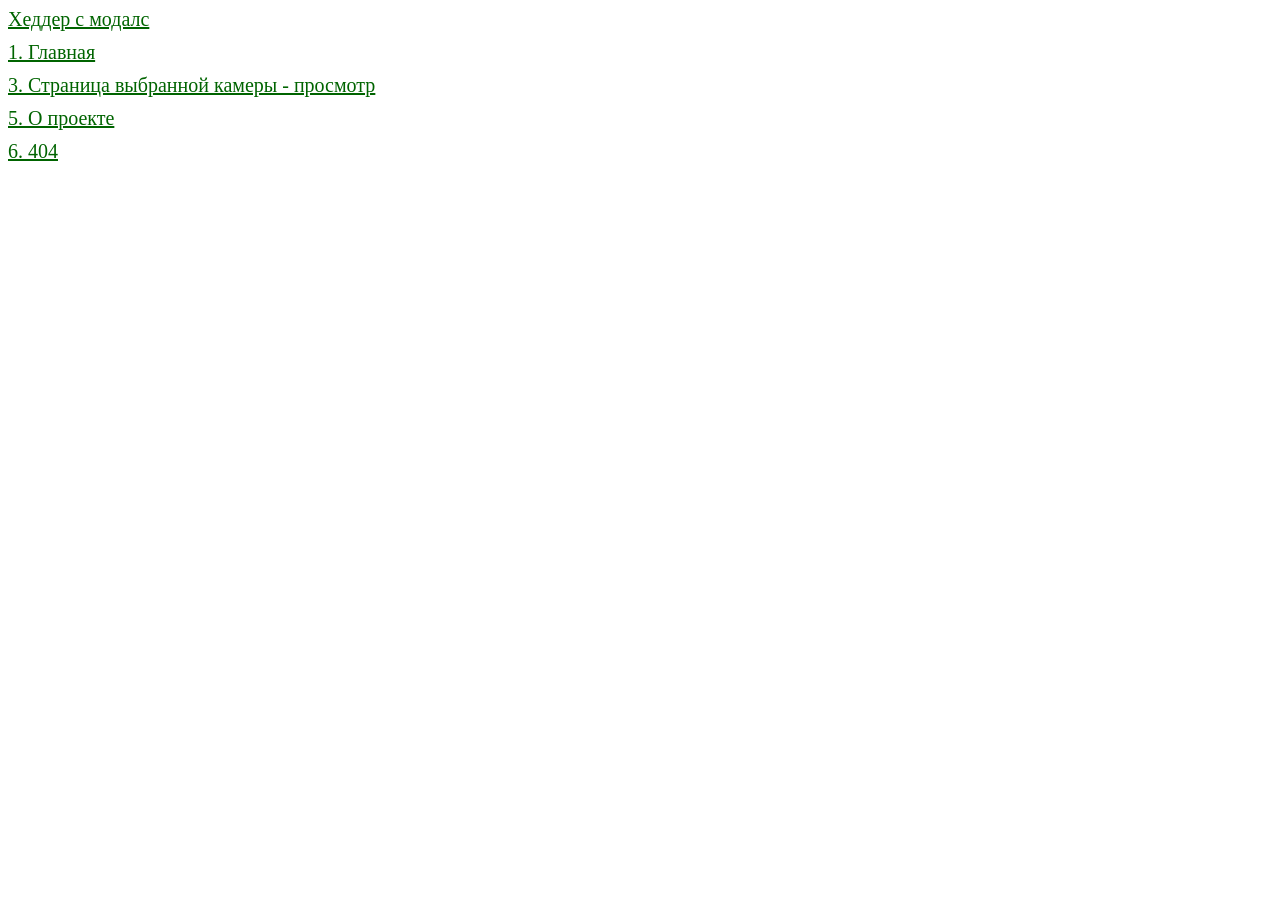
<file: index.html>
<!DOCTYPE html>
<html lang="en">

<head>
    <meta charset="UTF-8">
    <meta http-equiv="X-UA-Compatible" content="IE=edge">
    <meta name="viewport" content="width=device-width, initial-scale=1.0">
    <title>Document</title>
    <style>
        div{
            display: flex;
            flex-direction: column;
        }
        a{
            font-size: 20px;
            color: darkgreen;
            padding-bottom: 10px;
        }
        a:hover{
            text-decoration: underline;
        }
    </style>
</head>

<body>
    <div>
        <a href="header with modals/index1.html">Хеддер с модалс</a>
        <a href="â½áó¡á´ ßÔÓá¡¿µá/index.html">1. Главная</a>
        <a href="3 Страница выбранной камеры - просмотр/index.html">3. Страница выбранной камеры - просмотр</a>
        <a href="О проекте/index.html">5. О проекте</a>
        <a href="404/index.html">6. 404</a>
    </div>
</body>

</html>
</file>
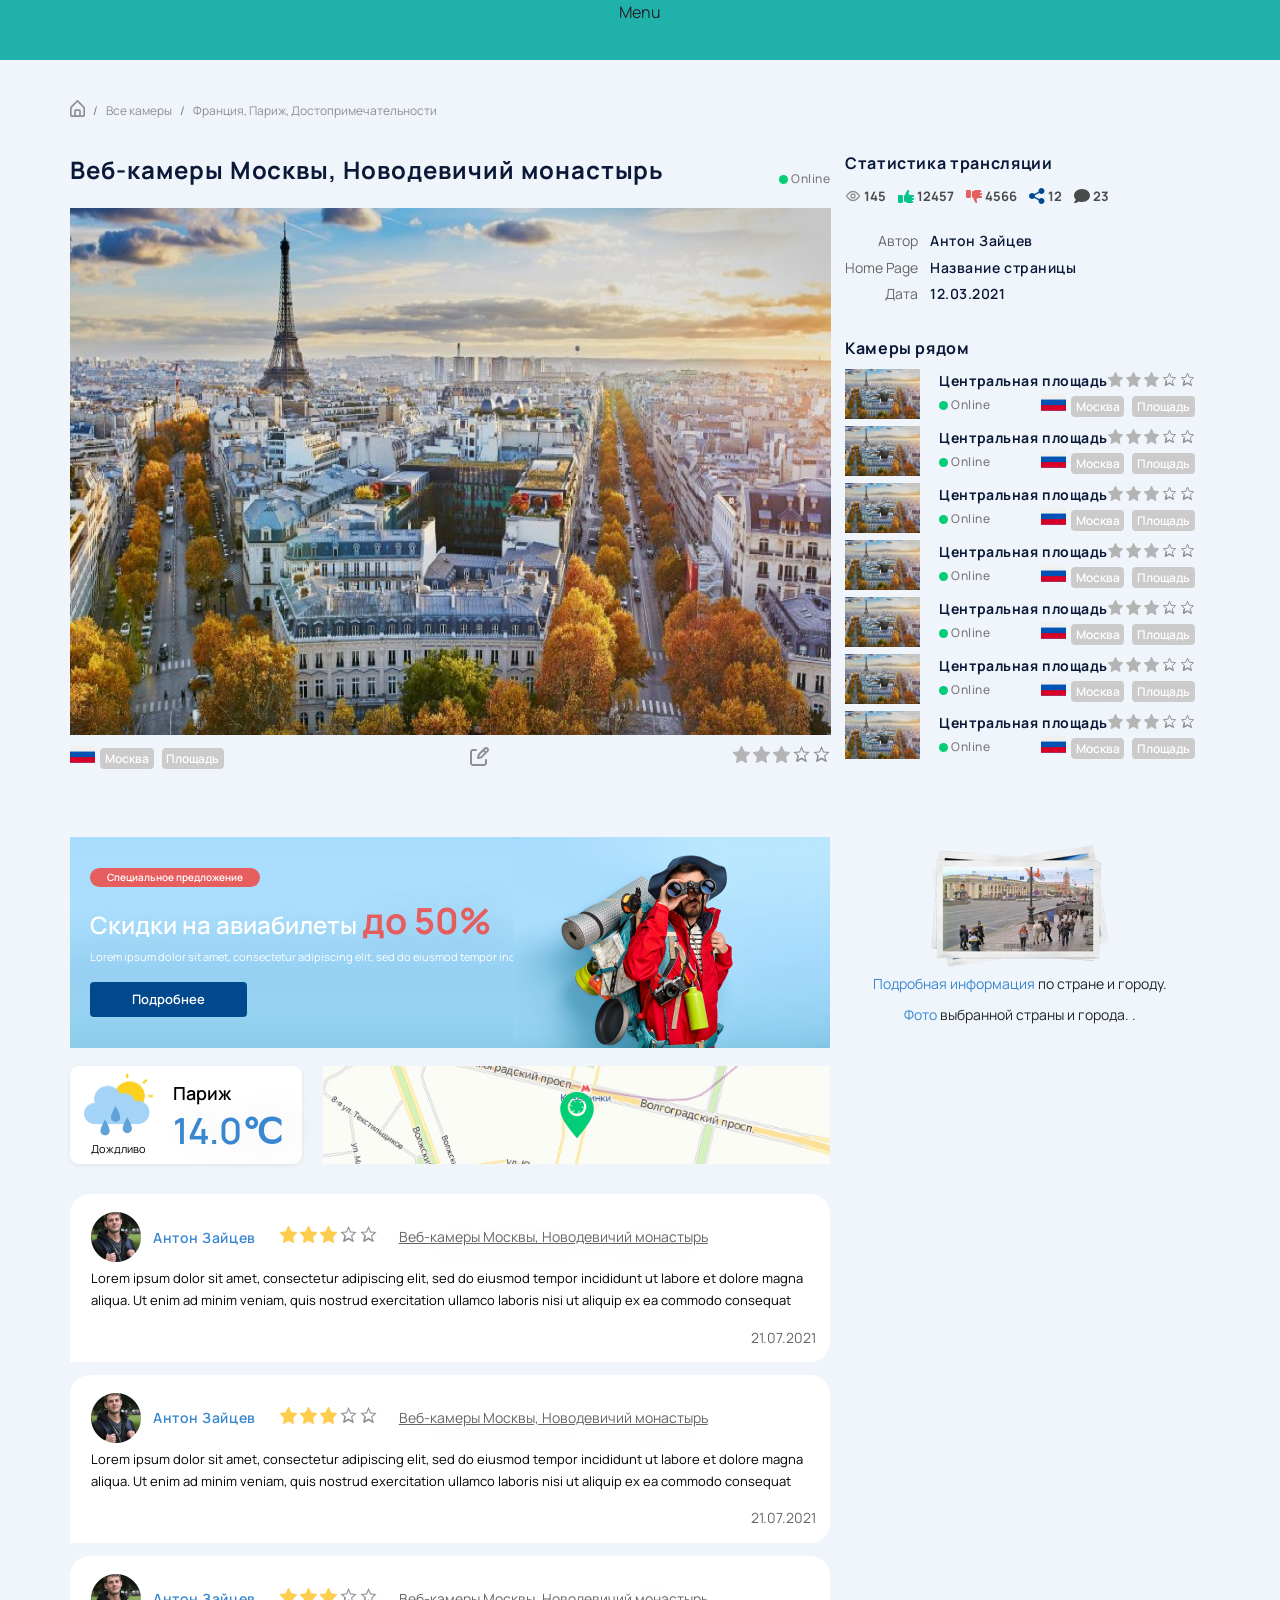
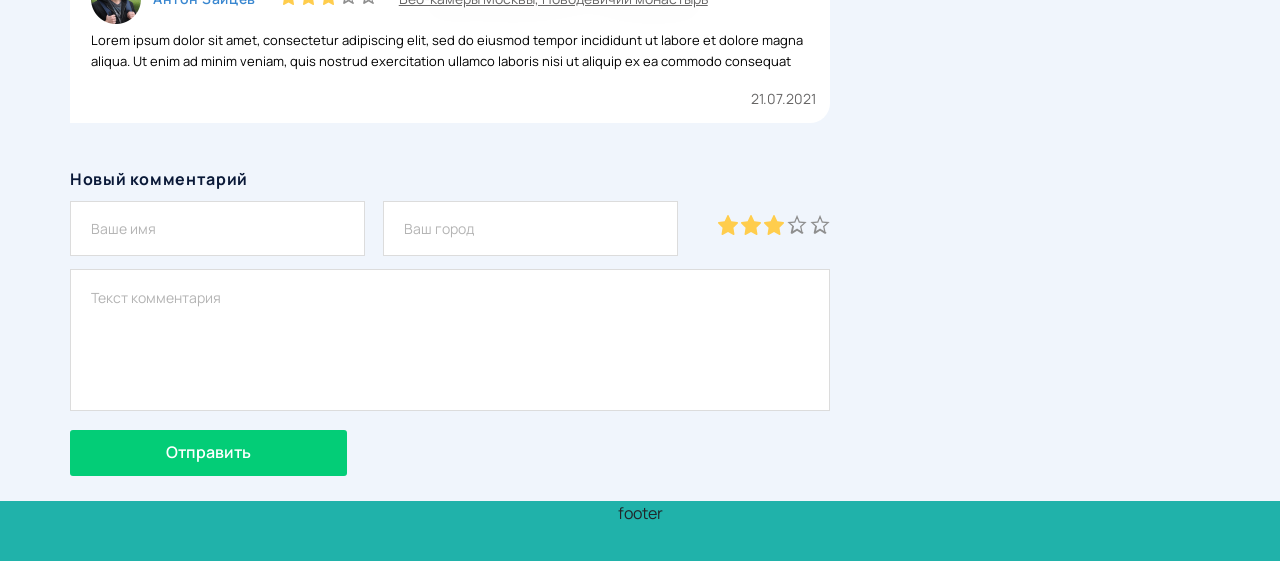
<file: 3 Страница выбранной камеры - просмотр/index.html>
<!DOCTYPE html>
<html lang="en">

<head>
    <meta charset="UTF-8">
    <meta http-equiv="X-UA-Compatible" content="IE=edge">
    <meta name="viewport" content="width=device-width, initial-scale=1.0">
    <link rel="stylesheet" href="https://maxcdn.bootstrapcdn.com/bootstrap/4.0.0/css/bootstrap.min.css"
        integrity="sha384-Gn5384xqQ1aoWXA+058RXPxPg6fy4IWvTNh0E263XmFcJlSAwiGgFAW/dAiS6JXm" crossorigin="anonymous">
    <link rel="stylesheet" href="style.css">
    <link rel="preconnect" href="https://fonts.googleapis.com">
    <link rel="preconnect" href="https://fonts.gstatic.com" crossorigin>
    <link href="https://fonts.googleapis.com/css2?family=Manrope:wght@200;300;400;500;600;700;800&display=swap"
        rel="stylesheet">
    <title>Document</title>
</head>

<body>
    <div class="navv">
        <p>Menu</p>
    </div>
    <main>
        <div class="container">
            <div aria-label="breadcrumb page_name">
                <ol class="breadcrumb align-items-center">
                    <li class="breadcrumb-item home_icom">
                        <a href="">
                            <svg xmlns="http://www.w3.org/2000/svg" width="15" height="17" viewBox="0 0 15 17"
                                fill="none">
                                <path
                                    d="M1.66667 17H13.3333C14.2525 17 15 16.2376 15 15.3V7.65009C15.0001 7.53846 14.9786 7.4279 14.9367 7.32477C14.8948 7.22165 14.8333 7.12798 14.7558 7.04915L8.08917 0.249218C8.01184 0.170215 7.92001 0.107539 7.81891 0.0647751C7.71781 0.0220114 7.60944 0 7.5 0C7.39056 0 7.28218 0.0220114 7.18109 0.0647751C7.07999 0.107539 6.98816 0.170215 6.91083 0.249218L0.244167 7.04915C0.166669 7.12798 0.105203 7.22165 0.0633014 7.32477C0.0213996 7.4279 -0.000112617 7.53846 4.43347e-07 7.65009V15.3C4.43347e-07 16.2376 0.7475 17 1.66667 17ZM5.83333 15.3V11.0501H9.16667V15.3H5.83333ZM1.66667 8.00199L7.5 2.05205L13.3333 8.00199L13.3342 15.3H10.8333V11.0501C10.8333 10.1125 10.0858 9.35008 9.16667 9.35008H5.83333C4.91417 9.35008 4.16667 10.1125 4.16667 11.0501V15.3H1.66667V8.00199Z"
                                    fill="#8F8F8F" />
                            </svg>
                        </a>
                    </li>
                    <li class="breadcrumb-item"><a href="">Все камеры</a></li>
                    <li class="breadcrumb-item active" aria-current="page">Франция, Париж, Достопримечательности</li>
                </ol>
            </div>
            <div class="row">
                <div class="col-xl-8">
                    <div class="row justify-content-between status name_camera">
                        <div class="">
                            <h2>Веб-камеры Москвы, Новодевичий монастырь</h2>
                        </div>
                        <div class="status d-flex align-items-center">
                            <div class="online"></div>
                            <p>Online</p>
                        </div>
                    </div>
                    <div class="row justify-content-center">
                        <div class="video_block">
                            <div class="full_vieu">
                                <img src="img/image 1.jpg" alt="">
                            </div>
                            <div class="video_icons">
                                <svg xmlns="http://www.w3.org/2000/svg" width="98" height="98" viewBox="0 0 98 98"
                                    fill="none" class="play">
                                    <path
                                        d="M49 6.125C25.323 6.125 6.125 25.323 6.125 49C6.125 72.677 25.323 91.875 49 91.875C72.677 91.875 91.875 72.677 91.875 49C91.875 25.323 72.677 6.125 49 6.125ZM62.7908 49.6604L41.8893 64.8676C41.7747 64.9499 41.6396 64.9991 41.4989 65.0097C41.3582 65.0202 41.2173 64.9918 41.0917 64.9275C40.9661 64.8632 40.8606 64.7656 40.7869 64.6452C40.7132 64.5249 40.6741 64.3866 40.6738 64.2455V33.8502C40.6734 33.7088 40.7121 33.5701 40.7856 33.4493C40.8592 33.3286 40.9648 33.2306 41.0906 33.1661C41.2165 33.1017 41.3577 33.0734 41.4987 33.0844C41.6397 33.0953 41.7748 33.1451 41.8893 33.2281L62.7908 48.4258C62.8896 48.4956 62.9701 48.5881 63.0257 48.6955C63.0813 48.8029 63.1103 48.9221 63.1103 49.0431C63.1103 49.164 63.0813 49.2832 63.0257 49.3906C62.9701 49.498 62.8896 49.5905 62.7908 49.6604Z"
                                        fill="white" />
                                </svg>
                                <svg xmlns="http://www.w3.org/2000/svg" width="26" height="27" viewBox="0 0 26 27"
                                    fill="white" class="option">
                                    <path
                                        d="M8.59737 25.9968C7.96308 25.993 7.3472 25.7832 6.84259 25.3988L4.15192 23.3971C3.531 22.913 3.11901 22.2095 3.00056 21.4311C2.88211 20.6527 3.06619 19.8585 3.515 19.2116C3.75247 18.861 3.90338 18.459 3.95535 18.0387C4.00732 17.6184 3.95887 17.1918 3.81396 16.7939L3.73597 16.5859C3.63508 16.2258 3.45067 15.8945 3.19772 15.6189C2.94477 15.3434 2.63041 15.1314 2.28016 15.0001H2.07218C1.31291 14.7448 0.685008 14.2003 0.324822 13.4848C-0.0353638 12.7693 -0.0987521 11.9406 0.148422 11.1786L1.21429 7.79903C1.31241 7.40746 1.49305 7.04139 1.74412 6.7253C1.9952 6.40922 2.3109 6.15043 2.67011 5.96625C3.00462 5.7939 3.37063 5.69121 3.74598 5.6644C4.12133 5.63759 4.49822 5.68721 4.85383 5.81027C5.24103 5.94059 5.6542 5.97436 6.05743 5.90867C6.46065 5.84297 6.84173 5.6798 7.16755 5.43332L7.33652 5.30334C7.63145 5.06801 7.86981 4.7695 8.03403 4.4298C8.19826 4.09011 8.28416 3.71789 8.28541 3.34058V3.02862C8.28191 2.23329 8.59275 1.46878 9.15025 0.901545C9.70775 0.334308 10.4668 0.0102769 11.262 0H14.5766C14.9636 0.00104272 15.3465 0.0785157 15.7034 0.22797C16.0603 0.377423 16.3841 0.595913 16.6564 0.870891C17.2287 1.45295 17.5466 2.23835 17.5402 3.05462V3.41857C17.5337 3.777 17.6114 4.13197 17.7672 4.45484C17.923 4.77771 18.1525 5.05945 18.4371 5.27734L18.5801 5.38133C18.8719 5.60009 19.2122 5.74508 19.572 5.80392C19.9319 5.86277 20.3006 5.83373 20.6469 5.71929L21.0888 5.5763C21.4632 5.45218 21.8588 5.40475 22.252 5.43683C22.6452 5.4689 23.0279 5.57984 23.3772 5.76301C23.7266 5.94619 24.0355 6.19785 24.2855 6.50299C24.5355 6.80812 24.7215 7.16049 24.8323 7.53906L25.8592 10.8146C26.0968 11.5717 26.0319 12.3913 25.678 13.1014C25.3241 13.8116 24.7089 14.357 23.9614 14.6232L23.7015 14.7142C23.3191 14.8394 22.9734 15.0566 22.6946 15.3467C22.4158 15.6368 22.2126 15.9909 22.1027 16.378C21.9992 16.7378 21.9747 17.1157 22.0308 17.4858C22.0869 17.856 22.2222 18.2097 22.4276 18.5227L22.7656 19.0166C23.2138 19.6671 23.3961 20.4644 23.2753 21.2451C23.1545 22.0257 22.7396 22.7306 22.1157 23.2151L19.503 25.2298C19.1874 25.4712 18.8256 25.6455 18.4401 25.7418C18.0546 25.8381 17.6535 25.8545 17.2614 25.79C16.8693 25.7255 16.4945 25.5814 16.1602 25.3665C15.8259 25.1517 15.5392 24.8708 15.3175 24.5409L15.1615 24.32C14.9487 24 14.6582 23.7392 14.3172 23.5619C13.9763 23.3847 13.596 23.2966 13.2118 23.3061C12.8452 23.3156 12.486 23.4111 12.1631 23.585C11.8402 23.7588 11.5627 24.0061 11.353 24.307L11.0541 24.7359C10.8324 25.068 10.545 25.3513 10.2097 25.5681C9.87434 25.785 9.49816 25.9308 9.1043 25.9968C8.93573 26.0133 8.76594 26.0133 8.59737 25.9968ZM3.12505 12.5044C3.85906 12.7662 4.52137 13.1966 5.05869 13.761C5.59601 14.3254 5.99332 15.008 6.21866 15.754V15.91C6.49934 16.6855 6.5915 17.5167 6.48754 18.3349C6.38357 19.153 6.08646 19.9347 5.62074 20.6154C5.53853 20.7062 5.49301 20.8244 5.49301 20.9469C5.49301 21.0694 5.53853 21.1875 5.62074 21.2783L8.41539 23.3971C8.45185 23.4257 8.49402 23.4462 8.53906 23.4572C8.5841 23.4682 8.63097 23.4694 8.67653 23.4608C8.72208 23.4522 8.76527 23.4339 8.80318 23.4072C8.84109 23.3806 8.87285 23.3461 8.89633 23.3061L9.19529 22.8771C9.64619 22.2256 10.2483 21.6932 10.9501 21.3254C11.6519 20.9576 12.4325 20.7655 13.2248 20.7655C14.0171 20.7655 14.7976 20.9576 15.4994 21.3254C16.2012 21.6932 16.8034 22.2256 17.2543 22.8771L17.4103 23.1111C17.4661 23.1904 17.5496 23.246 17.6442 23.2671C17.6877 23.2735 17.7319 23.271 17.7744 23.2599C17.8168 23.2487 17.8566 23.2291 17.8912 23.2021L20.5689 21.1744C20.6626 21.1 20.7243 20.9925 20.7412 20.874C20.7581 20.7555 20.729 20.6351 20.6599 20.5374L20.3219 20.0435C19.8815 19.4014 19.591 18.6686 19.4718 17.8991C19.3525 17.1297 19.4076 16.3433 19.633 15.5981C19.8614 14.8147 20.2746 14.0977 20.8379 13.5074C21.4011 12.917 22.0979 12.4705 22.8696 12.2055L23.1296 12.1145C23.2379 12.0711 23.3247 11.9866 23.3709 11.8794C23.4172 11.7723 23.4192 11.6512 23.3765 11.5426L22.3626 8.30596C22.3383 8.24933 22.3027 8.19824 22.258 8.15578C22.2133 8.11333 22.1605 8.0804 22.1027 8.05899C22.0644 8.03958 22.0221 8.02946 21.9792 8.02946C21.9363 8.02946 21.894 8.03958 21.8557 8.05899L21.4138 8.20198C20.6662 8.44871 19.8698 8.5102 19.0932 8.38114C18.3166 8.25208 17.5829 7.93634 16.9553 7.46107L16.9033 7.34408C16.3011 6.888 15.8128 6.29851 15.4767 5.62191C15.1407 4.94531 14.9661 4.20002 14.9666 3.44457V3.04162C14.9689 2.91634 14.9223 2.79508 14.8366 2.70366C14.7618 2.63608 14.6644 2.59898 14.5636 2.59968H11.262C11.2091 2.60298 11.1573 2.61671 11.1097 2.64008C11.062 2.66345 11.0195 2.69599 10.9845 2.73585C10.9494 2.7757 10.9226 2.82208 10.9056 2.87232C10.8885 2.92257 10.8816 2.97568 10.8851 3.02862V3.35358C10.8852 4.12963 10.7071 4.89535 10.3645 5.59171C10.022 6.28807 9.52412 6.89649 8.90933 7.37008L8.74035 7.50006C8.07708 8.00506 7.29977 8.33915 6.47694 8.47289C5.6541 8.60663 4.811 8.53591 4.02194 8.26697C3.9629 8.24715 3.899 8.24715 3.83996 8.26697C3.7666 8.31153 3.71136 8.38059 3.68398 8.46194L2.60512 11.8545C2.56751 11.9701 2.57632 12.0957 2.62969 12.2049C2.68306 12.314 2.7768 12.3982 2.89108 12.4394L3.12505 12.5044Z"
                                        fill="#3987D0" />
                                    <path
                                        d="M13.0038 17.5481C12.104 17.5481 11.2244 17.2813 10.4763 16.7814C9.7281 16.2815 9.14499 15.5709 8.80065 14.7396C8.45632 13.9083 8.36622 12.9936 8.54176 12.1111C8.7173 11.2286 9.1506 10.418 9.78685 9.78172C10.4231 9.14547 11.2337 8.71218 12.1162 8.53664C12.9987 8.3611 13.9135 8.45119 14.7448 8.79553C15.5761 9.13986 16.2866 9.72297 16.7865 10.4711C17.2864 11.2193 17.5532 12.0989 17.5532 12.9987C17.5532 14.2052 17.0739 15.3624 16.2207 16.2156C15.3675 17.0688 14.2104 17.5481 13.0038 17.5481ZM13.0038 11.0489C12.6182 11.0489 12.2412 11.1632 11.9206 11.3775C11.5999 11.5917 11.35 11.8962 11.2024 12.2525C11.0549 12.6088 11.0163 13.0008 11.0915 13.379C11.1667 13.7572 11.3524 14.1047 11.6251 14.3773C11.8978 14.65 12.2452 14.8357 12.6234 14.9109C13.0016 14.9862 13.3936 14.9476 13.7499 14.8C14.1062 14.6524 14.4107 14.4025 14.6249 14.0819C14.8392 13.7612 14.9535 13.3843 14.9535 12.9987C14.9535 12.4815 14.7481 11.9856 14.3825 11.62C14.0168 11.2543 13.5209 11.0489 13.0038 11.0489Z"
                                        fill="#3987D0" />
                                </svg>
                                <svg xmlns="http://www.w3.org/2000/svg" width="23" height="23" viewBox="0 0 23 23"
                                    fill="white" class="full_screen">
                                    <path d="M2 6.8694V2H6.8694" stroke="#3987D0" stroke-width="3"
                                        stroke-linecap="round" stroke-linejoin="round" />
                                    <path d="M21.4776 6.8694V2H16.6082" stroke="#3987D0" stroke-width="3"
                                        stroke-linecap="round" stroke-linejoin="round" />
                                    <path d="M6.8694 21.4776H2V16.6082" stroke="#3987D0" stroke-width="3"
                                        stroke-linecap="round" stroke-linejoin="round" />
                                    <path d="M16.6082 21.4776H21.4776V16.6082" stroke="#3987D0" stroke-width="3"
                                        stroke-linecap="round" stroke-linejoin="round" />
                                </svg>
                            </div>
                        </div>
                    </div>
                    <div class="row justify-content-between online_tags">
                        <div class="left_block d-flex ">
                            <div class="flag">
                                <svg xmlns="http://www.w3.org/2000/svg" width="25" height="17" viewBox="0 0 25 17"
                                    fill="none">
                                    <path d="M0 0V5.55552V11.1111V16.6666H25V11.1111V5.55552V0H0Z" fill="#F0F0F0" />
                                    <path d="M25 0.000244141H0V16.6671H25V0.000244141Z" fill="#0052B4" />
                                    <path d="M25 0.000244141H0V5.55567H25V0.000244141Z" fill="#F0F0F0" />
                                    <path d="M25 11.1111H0V16.6665H25V11.1111Z" fill="#D80027" />
                                </svg>
                            </div>
                            <div class="tags">
                                <span class="badge">Москва</span>
                                <span class="badge">Площадь</span>
                            </div>
                        </div>
                        <div class="center_block">
                            <svg xmlns="http://www.w3.org/2000/svg" width="24" height="24" viewBox="0 0 24 24"
                                fill="none">
                                <path
                                    d="M16.474 5.408L18.592 7.525L16.474 5.408ZM17.836 3.543L12.109 9.27C11.8131 9.5655 11.6113 9.94198 11.529 10.352L11 13L13.648 12.47C14.058 12.388 14.434 12.187 14.73 11.891L20.457 6.164C20.6291 5.9919 20.7656 5.78759 20.8588 5.56274C20.9519 5.33788 20.9998 5.09688 20.9998 4.8535C20.9998 4.61012 20.9519 4.36912 20.8588 4.14426C20.7656 3.9194 20.6291 3.7151 20.457 3.543C20.2849 3.3709 20.0806 3.23439 19.8557 3.14125C19.6309 3.04811 19.3899 3.00017 19.1465 3.00017C18.9031 3.00017 18.6621 3.04811 18.4373 3.14125C18.2124 3.23439 18.0081 3.3709 17.836 3.543V3.543Z"
                                    stroke="#8F8F8F" stroke-width="2" stroke-linecap="round" stroke-linejoin="round" />
                                <path
                                    d="M19 15V18C19 18.5304 18.7893 19.0391 18.4142 19.4142C18.0391 19.7893 17.5304 20 17 20H6C5.46957 20 4.96086 19.7893 4.58579 19.4142C4.21071 19.0391 4 18.5304 4 18V7C4 6.46957 4.21071 5.96086 4.58579 5.58579C4.96086 5.21071 5.46957 5 6 5H9"
                                    stroke="#8F8F8F" stroke-width="2" stroke-linecap="round" stroke-linejoin="round" />
                            </svg>
                        </div>
                        <div class="right_block">
                            <div class="star">
                                <svg class="rating__item" width="17" height="17" viewBox="0 0 17 17" fill="none"
                                    xmlns="http://www.w3.org/2000/svg">
                                    <path
                                        d="M16.4505 5.98618L11.3543 5.21059L9.07611 0.374144C9.01388 0.241725 8.91152 0.134529 8.78506 0.0693701C8.46793 -0.0945772 8.08254 0.0420455 7.92397 0.374144L5.64581 5.21059L0.549539 5.98618C0.409035 6.0072 0.280575 6.07656 0.182222 6.18166C0.0633192 6.30964 -0.00220171 6.48181 5.64944e-05 6.66035C0.0023147 6.83888 0.0721672 7.00918 0.194265 7.13381L3.88148 10.8983L3.01036 16.214C2.98993 16.3376 3.003 16.4648 3.04808 16.5811C3.09316 16.6973 3.16845 16.7981 3.26541 16.8718C3.36237 16.9456 3.47713 16.9894 3.59666 16.9983C3.7162 17.0072 3.83573 16.9809 3.9417 16.9223L8.50004 14.4127L13.0584 16.9223C13.1828 16.9917 13.3273 17.0148 13.4658 16.9896C13.8151 16.9265 14.0499 16.5797 13.9897 16.214L13.1186 10.8983L16.8058 7.13381C16.9062 7.03082 16.9724 6.8963 16.9925 6.74917C17.0467 6.38134 16.8018 6.04083 16.4505 5.98618Z"
                                        fill="#B4B4B4"></path>
                                </svg>
                                <svg class="rating__item" width="17" height="17" viewBox="0 0 17 17" fill="none"
                                    xmlns="http://www.w3.org/2000/svg">
                                    <path
                                        d="M16.4505 5.98618L11.3543 5.21059L9.07611 0.374144C9.01388 0.241725 8.91152 0.134529 8.78506 0.0693701C8.46793 -0.0945772 8.08254 0.0420455 7.92397 0.374144L5.64581 5.21059L0.549539 5.98618C0.409035 6.0072 0.280575 6.07656 0.182222 6.18166C0.0633192 6.30964 -0.00220171 6.48181 5.64944e-05 6.66035C0.0023147 6.83888 0.0721672 7.00918 0.194265 7.13381L3.88148 10.8983L3.01036 16.214C2.98993 16.3376 3.003 16.4648 3.04808 16.5811C3.09316 16.6973 3.16845 16.7981 3.26541 16.8718C3.36237 16.9456 3.47713 16.9894 3.59666 16.9983C3.7162 17.0072 3.83573 16.9809 3.9417 16.9223L8.50004 14.4127L13.0584 16.9223C13.1828 16.9917 13.3273 17.0148 13.4658 16.9896C13.8151 16.9265 14.0499 16.5797 13.9897 16.214L13.1186 10.8983L16.8058 7.13381C16.9062 7.03082 16.9724 6.8963 16.9925 6.74917C17.0467 6.38134 16.8018 6.04083 16.4505 5.98618Z"
                                        fill="#B4B4B4"></path>
                                </svg>
                                <svg class="rating__item" width="17" height="17" viewBox="0 0 17 17" fill="none"
                                    xmlns="http://www.w3.org/2000/svg">
                                    <path
                                        d="M16.4505 5.98618L11.3543 5.21059L9.07611 0.374144C9.01388 0.241725 8.91152 0.134529 8.78506 0.0693701C8.46793 -0.0945772 8.08254 0.0420455 7.92397 0.374144L5.64581 5.21059L0.549539 5.98618C0.409035 6.0072 0.280575 6.07656 0.182222 6.18166C0.0633192 6.30964 -0.00220171 6.48181 5.64944e-05 6.66035C0.0023147 6.83888 0.0721672 7.00918 0.194265 7.13381L3.88148 10.8983L3.01036 16.214C2.98993 16.3376 3.003 16.4648 3.04808 16.5811C3.09316 16.6973 3.16845 16.7981 3.26541 16.8718C3.36237 16.9456 3.47713 16.9894 3.59666 16.9983C3.7162 17.0072 3.83573 16.9809 3.9417 16.9223L8.50004 14.4127L13.0584 16.9223C13.1828 16.9917 13.3273 17.0148 13.4658 16.9896C13.8151 16.9265 14.0499 16.5797 13.9897 16.214L13.1186 10.8983L16.8058 7.13381C16.9062 7.03082 16.9724 6.8963 16.9925 6.74917C17.0467 6.38134 16.8018 6.04083 16.4505 5.98618Z"
                                        fill="#B4B4B4"></path>
                                </svg>
                                <svg xmlns="http://www.w3.org/2000/svg" width="17" height="17" viewBox="0 0 16 15"
                                    fill="none">
                                    <path
                                        d="M8.03042 11.5092L12.0308 13.9962C12.3082 14.1694 12.6508 13.913 12.5774 13.587L8.03042 11.5092ZM8.03042 11.5092L4.03005 13.9962C3.75196 14.1687 3.41004 13.9123 3.48341 13.587M8.03042 11.5092L3.48341 13.587M3.48341 13.587L4.54147 8.8959L3.48341 13.587ZM9.72352 4.8573L9.83893 5.13889L10.1421 5.16573L14.512 5.55273L11.1863 8.52298L10.9669 8.71894L11.0316 9.00591L12.0233 13.4028L8.29441 11.0846L8.03042 10.9205L7.76643 11.0846L4.03751 13.4028L5.02922 9.00591L5.09394 8.71894L4.87454 8.52298L1.54807 5.55198L5.91806 5.16498L6.22117 5.13813L6.33659 4.85657L8.03005 0.725448L9.72352 4.8573ZM14.7171 5.36959L14.717 5.36963C14.7171 5.36955 14.7172 5.36946 14.7173 5.36938L14.7171 5.36959ZM3.97115 13.6971L3.97116 13.697L3.97115 13.6971ZM7.90515 0.420715L7.9053 0.421075L7.90515 0.420715Z"
                                        stroke="#8F8F8F" />
                                </svg>
                                <svg xmlns="http://www.w3.org/2000/svg" width="17" height="17" viewBox="0 0 16 15"
                                    fill="none">
                                    <path
                                        d="M8.03042 11.5092L12.0308 13.9962C12.3082 14.1694 12.6508 13.913 12.5774 13.587L8.03042 11.5092ZM8.03042 11.5092L4.03005 13.9962C3.75196 14.1687 3.41004 13.9123 3.48341 13.587M8.03042 11.5092L3.48341 13.587M3.48341 13.587L4.54147 8.8959L3.48341 13.587ZM9.72352 4.8573L9.83893 5.13889L10.1421 5.16573L14.512 5.55273L11.1863 8.52298L10.9669 8.71894L11.0316 9.00591L12.0233 13.4028L8.29441 11.0846L8.03042 10.9205L7.76643 11.0846L4.03751 13.4028L5.02922 9.00591L5.09394 8.71894L4.87454 8.52298L1.54807 5.55198L5.91806 5.16498L6.22117 5.13813L6.33659 4.85657L8.03005 0.725448L9.72352 4.8573ZM14.7171 5.36959L14.717 5.36963C14.7171 5.36955 14.7172 5.36946 14.7173 5.36938L14.7171 5.36959ZM3.97115 13.6971L3.97116 13.697L3.97115 13.6971ZM7.90515 0.420715L7.9053 0.421075L7.90515 0.420715Z"
                                        stroke="#8F8F8F" />
                                </svg>
                            </div>
                        </div>
                    </div>
                    <div class="row justify-content-center">
                        <div class="">
                            <div class="statistics mt-4 min_media">
                                <h3 class="min_media_h">Статистика трансляции</h3>
                                <div class="statistics_icon d-flex align-items-center">
                                    <div class="eye">
                                        <svg xmlns="http://www.w3.org/2000/svg" width="24" height="24"
                                            viewBox="0 0 24 24" fill="none">
                                            <path
                                                d="M21.257 10.962C21.731 11.582 21.731 12.419 21.257 13.038C19.764 14.987 16.182 19 12 19C7.81795 19 4.23595 14.987 2.74295 13.038C2.51233 12.7411 2.38715 12.3759 2.38715 12C2.38715 11.6241 2.51233 11.2589 2.74295 10.962C4.23595 9.013 7.81795 5 12 5C16.182 5 19.764 9.013 21.257 10.962V10.962Z"
                                                stroke="#3987D0" stroke-width="2" stroke-linecap="round"
                                                stroke-linejoin="round" />
                                            <path
                                                d="M12 15C13.6569 15 15 13.6569 15 12C15 10.3431 13.6569 9 12 9C10.3431 9 9 10.3431 9 12C9 13.6569 10.3431 15 12 15Z"
                                                stroke="#3987D0" stroke-width="2" stroke-linecap="round"
                                                stroke-linejoin="round" />
                                        </svg>
                                        <span>145</span>
                                    </div>
                                    <div class="like">
                                        <svg xmlns="http://www.w3.org/2000/svg" width="16" height="13"
                                            viewBox="0 0 16 13" fill="none">
                                            <path fill-rule="evenodd" clip-rule="evenodd"
                                                d="M3.763 12.9242H1.146C0.845318 12.9271 0.55576 12.8106 0.340897 12.6003C0.126035 12.3899 0.00342979 12.1029 0 11.8022V6.09419C0 5.47419 0.515 4.97119 1.146 4.97119H3.763C4.397 4.97119 4.911 5.47419 4.911 6.09419V11.8022C4.911 12.4222 4.396 12.9242 3.763 12.9242Z"
                                                fill="#B4B4B4" />
                                            <path fill-rule="evenodd" clip-rule="evenodd"
                                                d="M13.8904 9.91526V10.9993H15.4044C15.3284 12.1453 14.7464 12.8963 13.6644 12.8963H9.23845C8.55045 12.8963 8.20945 11.5843 6.53945 11.5843L5.98145 11.6033V5.64726C5.98145 5.64726 7.04445 5.48126 7.40045 4.35626C7.40045 4.35626 8.85145 0.395259 9.97045 0.000259114C10.6284 0.000259114 11.1614 -0.046741 11.1614 1.12526L10.5664 2.93926C10.5664 2.93926 10.2134 4.97126 12.7064 4.97126H14.8514C15.5394 4.97126 15.9114 5.39526 15.9114 6.02026C15.9114 6.02026 15.9254 6.37726 15.9184 6.91626H13.8914V8.00026H15.8814C15.846 8.64262 15.7732 9.28237 15.6634 9.91626H13.8904V9.91526Z"
                                                fill="#B4B4B4" />
                                        </svg>
                                        <span>12457</span>
                                    </div>
                                    <div class="dislike">
                                        <svg xmlns="http://www.w3.org/2000/svg" width="16" height="13"
                                            viewBox="0 0 16 13" fill="none">
                                            <path fill-rule="evenodd" clip-rule="evenodd"
                                                d="M3.763 0H1.146C0.514 0 0 0.502 0 1.123V6.83C0 7.451 0.515 7.953 1.146 7.953H3.763C4.397 7.953 4.911 7.451 4.911 6.83V1.123C4.911 0.502 4.396 0 3.763 0Z"
                                                fill="#B4B4B4" />
                                            <path fill-rule="evenodd" clip-rule="evenodd"
                                                d="M13.8904 3.01008V1.92608H15.4044C15.3284 0.780076 14.7464 0.0280762 13.6644 0.0280762H9.23845C8.55045 0.0280762 8.20945 1.34008 6.53945 1.34008L5.98145 1.32208V7.27708C5.98145 7.27708 7.04445 7.44308 7.40045 8.56808C7.40045 8.56808 8.85145 12.5291 9.97045 12.9251C10.6284 12.9251 11.1614 12.9721 11.1614 11.8001L10.5664 9.98608C10.5664 9.98608 10.2134 7.95308 12.7064 7.95308H14.8514C15.5394 7.95308 15.9114 7.52908 15.9114 6.90408C15.9114 6.90408 15.9254 6.54708 15.9184 6.00908H13.8914V4.92508H15.8814C15.846 4.28272 15.7732 3.64297 15.6634 3.00908H13.8904V3.01008Z"
                                                fill="#B4B4B4" />
                                        </svg>
                                        <span>4566</span>
                                    </div>
                                    <div class="repost">
                                        <svg xmlns="http://www.w3.org/2000/svg" width="16" height="16"
                                            viewBox="0 0 16 16" fill="none">
                                            <path
                                                d="M12.5 10C14.16 10 15.5 11.34 15.5 13C15.5 14.66 14.16 16 12.5 16C10.84 16 9.5 14.66 9.5 13C9.5 12.76 9.53 12.54 9.59 12.31L5.21 10.01C4.66 10.62 3.88 11 3 11C1.34 11 0 9.66 0 8C0 6.34 1.34 5 3 5C3.88 5 4.66 5.39 5.21 5.99L9.59 3.69C9.53 3.46 9.5 3.24 9.5 3C9.5 1.34 10.84 0 12.5 0C14.16 0 15.5 1.34 15.5 3C15.5 4.66 14.16 6 12.5 6C11.62 6 10.84 5.61 10.29 5.01L5.91 7.31C6.03112 7.76203 6.03112 8.23797 5.91 8.69L10.29 10.99C10.84 10.38 11.62 10 12.5 10Z"
                                                fill="#B4B4B4" />
                                        </svg>
                                        <span>12</span>
                                    </div>
                                    <div class="comment_icon">
                                        <svg xmlns="http://www.w3.org/2000/svg" width="16" height="14"
                                            viewBox="0 0 16 14" fill="none">
                                            <path
                                                d="M8 0C3.58125 0 0 2.90937 0 6.5C0 8.05 0.66875 9.46875 1.78125 10.5844C1.39062 12.1594 0.084375 13.5625 0.06875 13.5781C0 13.65 -0.01875 13.7563 0.021875 13.85C0.0625 13.9438 0.15 14 0.25 14C2.32188 14 3.875 13.0063 4.64375 12.3938C5.66563 12.7781 6.8 13 8 13C12.4187 13 16 10.0906 16 6.5C16 2.90937 12.4187 0 8 0Z"
                                                fill="#B4B4B4" />
                                        </svg>
                                        <span>23</span>
                                    </div>
                                </div>
                                <div class="autor_page_data">
                                    <div class="autor_page_data_block1">
                                        <span>Автор</span>
                                        <span>Home Page</span>
                                        <span>Дата</span>

                                    </div>
                                    <div class="autor_page_data_block2">
                                        <p class="name_of_commenter">Антон Зайцев</p>
                                        <p>Название страницы</p>
                                        <p>12.03.2021</p>

                                    </div>
                                </div>
                            </div>
                        </div>
                    </div>
                    <div class="row add_block">
                        <div class="add_texts">
                            <p class="special">Специальное предложение</p>
                            <h2>Скидки на авиабилеты <span>до 50%</span></h2>
                            <p class="add_text">Lorem ipsum dolor sit amet, consectetur adipiscing elit, sed do eiusmod
                                tempor incididunt ut labore et dolore magna aliqua. </p>
                            <button class="btn">Подробнее</button>
                        </div>
                        <div class="add_img">
                            <img src="img/serious-unshaven-male-backpacker-keeps-binoculars-near-eyes-wears-hat-red-jacket-explores-new-way-carries-tourist-backpack1 .png"
                                alt="">
                        </div>
                    </div>
                    <div class="row justify-content-between map_weather_block">
                        <div class="weather d-flex align-items-center">
                            <div class="weather_logo">
                                <div class="weather_img">
                                    <img src="img/cloudy 1.svg" alt="">
                                </div>
                                <p class="weather_forecast">Дождливо</p>
                            </div>
                            <div class="about_weather">
                                <div class="weather_city">
                                    <p>Париж</p>
                                </div>
                                <div class="weather_C">
                                    <p>14.0℃</p>
                                </div>
                            </div>
                        </div>
                        <div class="map col-xl-8 col-lg-8 col-md-8 col-sm-6">
                            <svg xmlns="http://www.w3.org/2000/svg" width="20" height="28" viewBox="0 0 20 28"
                                fill="none">
                                <g clip-path="url(#clip0)">
                                    <path fill-rule="evenodd" clip-rule="evenodd"
                                        d="M14.1632 9.36091L10.6918 6.9688L13.156 5.84521C13.4367 6.16269 13.6684 6.5206 13.8434 6.907C14.1932 7.67422 14.3047 8.52929 14.1632 9.36091ZM10.8342 12.8076L11.1179 10.1208L7.26153 11.8787C7.74854 12.2939 8.32294 12.5931 8.94167 12.7539C9.5604 12.9148 10.2074 12.9331 10.8342 12.8076ZM11.3637 12.6644C11.4925 12.6196 11.6215 12.57 11.7467 12.5129C12.2921 12.2646 12.7784 11.9026 13.1732 11.4508C13.568 10.9991 13.8622 10.4682 14.0361 9.89342L11.8155 8.36303L11.3637 12.6644ZM6.8661 11.4945L9.32701 10.3741L5.85228 7.87737C5.80319 8.13624 5.77837 8.39915 5.77814 8.66266V8.66778C5.778 9.26834 5.90639 9.86193 6.15465 10.4085C6.33521 10.8047 6.57513 11.171 6.8661 11.4945ZM8.59836 4.66509C8.48319 4.70625 8.3682 4.75119 8.25304 4.80259C7.72024 5.0454 7.24371 5.39681 6.85379 5.83444C6.46386 6.27207 6.16909 6.78634 5.98824 7.34448L8.19631 8.93194L8.59836 4.66509ZM9.15188 4.52874L8.86991 7.21534L12.7263 5.45779C12.2389 5.04264 11.6642 4.74341 11.0452 4.58252C10.4262 4.42163 9.77897 4.40325 9.15188 4.52874Z"
                                        fill="#3987D0" />
                                    <path fill-rule="evenodd" clip-rule="evenodd"
                                        d="M8.43944 6.31705C6.12376 7.87605 7.23517 11.4896 10.0004 11.4896C12.7638 11.4896 13.8785 7.87852 11.5615 6.31705C11.099 6.00857 10.5559 5.84399 10.0005 5.84399C9.445 5.84399 8.90193 6.00857 8.43944 6.31705Z"
                                        fill="#FEFEFE" />
                                </g>
                                <path
                                    d="M9.99576 8.37514e-10C7.35274 0.00220104 4.81798 1.04713 2.94511 2.90657C1.07224 4.76601 0.0134496 7.28884 0 9.92406C0 13.8751 2.22317 17.1831 3.85235 19.5943L4.14934 20.0343C5.77028 22.3766 7.50918 24.6356 9.35935 26.8026L10.0042 27.5556L10.6491 26.8026C12.4991 24.6354 14.238 22.3764 15.8591 20.0343L16.1561 19.5858C17.7768 17.1746 20 13.8751 20 9.92406C19.9865 7.28738 18.9266 4.76327 17.0519 2.90359C15.1772 1.04391 12.6402 -3.41429e-05 9.99576 8.37514e-10ZM9.99576 14.3827C8.89483 14.3827 7.81862 14.0572 6.90323 13.4473C5.98784 12.8375 5.27438 11.9707 4.85308 10.9566C4.43177 9.94244 4.32154 8.82651 4.53632 7.74991C4.7511 6.67331 5.28124 5.68439 6.05972 4.90821C6.83819 4.13202 7.83003 3.60343 8.90981 3.38928C9.98958 3.17513 11.1088 3.28504 12.1259 3.70511C13.1431 4.12518 14.0124 4.83654 14.624 5.74924C15.2357 6.66194 15.5622 7.73498 15.5622 8.83267C15.5622 10.3046 14.9757 11.7163 13.9318 12.7571C12.8879 13.798 11.4721 14.3827 9.99576 14.3827Z"
                                    fill="#3987D0" />
                                <defs>
                                    <clipPath id="clip0">
                                        <rect width="8.44444" height="8.44444" fill="white"
                                            transform="translate(5.77814 4.44458)" />
                                    </clipPath>
                                </defs>
                            </svg>
                        </div>
                    </div>
                    <div class="row comment_block">
                        <div class="comment">
                            <div class="who_comment d-flex align-items-center">
                                <div class="commenter_avat">
                                    <img src="img/avatar1.png" alt="">
                                </div>
                                <p class="name_of_commenter">Антон Зайцев</p>
                                <div class="star">
                                    <svg class="rating__item" width="17" height="17" viewBox="0 0 17 17" fill="none"
                                        xmlns="http://www.w3.org/2000/svg">
                                        <path
                                            d="M16.4505 5.98618L11.3543 5.21059L9.07611 0.374144C9.01388 0.241725 8.91152 0.134529 8.78506 0.0693701C8.46793 -0.0945772 8.08254 0.0420455 7.92397 0.374144L5.64581 5.21059L0.549539 5.98618C0.409035 6.0072 0.280575 6.07656 0.182222 6.18166C0.0633192 6.30964 -0.00220171 6.48181 5.64944e-05 6.66035C0.0023147 6.83888 0.0721672 7.00918 0.194265 7.13381L3.88148 10.8983L3.01036 16.214C2.98993 16.3376 3.003 16.4648 3.04808 16.5811C3.09316 16.6973 3.16845 16.7981 3.26541 16.8718C3.36237 16.9456 3.47713 16.9894 3.59666 16.9983C3.7162 17.0072 3.83573 16.9809 3.9417 16.9223L8.50004 14.4127L13.0584 16.9223C13.1828 16.9917 13.3273 17.0148 13.4658 16.9896C13.8151 16.9265 14.0499 16.5797 13.9897 16.214L13.1186 10.8983L16.8058 7.13381C16.9062 7.03082 16.9724 6.8963 16.9925 6.74917C17.0467 6.38134 16.8018 6.04083 16.4505 5.98618Z"
                                            fill="#FFCD4D"></path>
                                    </svg>
                                    <svg class="rating__item" width="17" height="17" viewBox="0 0 17 17" fill="none"
                                        xmlns="http://www.w3.org/2000/svg">
                                        <path
                                            d="M16.4505 5.98618L11.3543 5.21059L9.07611 0.374144C9.01388 0.241725 8.91152 0.134529 8.78506 0.0693701C8.46793 -0.0945772 8.08254 0.0420455 7.92397 0.374144L5.64581 5.21059L0.549539 5.98618C0.409035 6.0072 0.280575 6.07656 0.182222 6.18166C0.0633192 6.30964 -0.00220171 6.48181 5.64944e-05 6.66035C0.0023147 6.83888 0.0721672 7.00918 0.194265 7.13381L3.88148 10.8983L3.01036 16.214C2.98993 16.3376 3.003 16.4648 3.04808 16.5811C3.09316 16.6973 3.16845 16.7981 3.26541 16.8718C3.36237 16.9456 3.47713 16.9894 3.59666 16.9983C3.7162 17.0072 3.83573 16.9809 3.9417 16.9223L8.50004 14.4127L13.0584 16.9223C13.1828 16.9917 13.3273 17.0148 13.4658 16.9896C13.8151 16.9265 14.0499 16.5797 13.9897 16.214L13.1186 10.8983L16.8058 7.13381C16.9062 7.03082 16.9724 6.8963 16.9925 6.74917C17.0467 6.38134 16.8018 6.04083 16.4505 5.98618Z"
                                            fill="#FFCD4D"></path>
                                    </svg>
                                    <svg class="rating__item" width="17" height="17" viewBox="0 0 17 17" fill="none"
                                        xmlns="http://www.w3.org/2000/svg">
                                        <path
                                            d="M16.4505 5.98618L11.3543 5.21059L9.07611 0.374144C9.01388 0.241725 8.91152 0.134529 8.78506 0.0693701C8.46793 -0.0945772 8.08254 0.0420455 7.92397 0.374144L5.64581 5.21059L0.549539 5.98618C0.409035 6.0072 0.280575 6.07656 0.182222 6.18166C0.0633192 6.30964 -0.00220171 6.48181 5.64944e-05 6.66035C0.0023147 6.83888 0.0721672 7.00918 0.194265 7.13381L3.88148 10.8983L3.01036 16.214C2.98993 16.3376 3.003 16.4648 3.04808 16.5811C3.09316 16.6973 3.16845 16.7981 3.26541 16.8718C3.36237 16.9456 3.47713 16.9894 3.59666 16.9983C3.7162 17.0072 3.83573 16.9809 3.9417 16.9223L8.50004 14.4127L13.0584 16.9223C13.1828 16.9917 13.3273 17.0148 13.4658 16.9896C13.8151 16.9265 14.0499 16.5797 13.9897 16.214L13.1186 10.8983L16.8058 7.13381C16.9062 7.03082 16.9724 6.8963 16.9925 6.74917C17.0467 6.38134 16.8018 6.04083 16.4505 5.98618Z"
                                            fill="#FFCD4D"></path>
                                    </svg>
                                    <svg xmlns="http://www.w3.org/2000/svg" width="17" height="17" viewBox="0 0 16 15"
                                        fill="none">
                                        <path
                                            d="M8.03042 11.5092L12.0308 13.9962C12.3082 14.1694 12.6508 13.913 12.5774 13.587L8.03042 11.5092ZM8.03042 11.5092L4.03005 13.9962C3.75196 14.1687 3.41004 13.9123 3.48341 13.587M8.03042 11.5092L3.48341 13.587M3.48341 13.587L4.54147 8.8959L3.48341 13.587ZM9.72352 4.8573L9.83893 5.13889L10.1421 5.16573L14.512 5.55273L11.1863 8.52298L10.9669 8.71894L11.0316 9.00591L12.0233 13.4028L8.29441 11.0846L8.03042 10.9205L7.76643 11.0846L4.03751 13.4028L5.02922 9.00591L5.09394 8.71894L4.87454 8.52298L1.54807 5.55198L5.91806 5.16498L6.22117 5.13813L6.33659 4.85657L8.03005 0.725448L9.72352 4.8573ZM14.7171 5.36959L14.717 5.36963C14.7171 5.36955 14.7172 5.36946 14.7173 5.36938L14.7171 5.36959ZM3.97115 13.6971L3.97116 13.697L3.97115 13.6971ZM7.90515 0.420715L7.9053 0.421075L7.90515 0.420715Z"
                                            stroke="#8F8F8F" />
                                    </svg>
                                    <svg xmlns="http://www.w3.org/2000/svg" width="17" height="17" viewBox="0 0 16 15"
                                        fill="none">
                                        <path
                                            d="M8.03042 11.5092L12.0308 13.9962C12.3082 14.1694 12.6508 13.913 12.5774 13.587L8.03042 11.5092ZM8.03042 11.5092L4.03005 13.9962C3.75196 14.1687 3.41004 13.9123 3.48341 13.587M8.03042 11.5092L3.48341 13.587M3.48341 13.587L4.54147 8.8959L3.48341 13.587ZM9.72352 4.8573L9.83893 5.13889L10.1421 5.16573L14.512 5.55273L11.1863 8.52298L10.9669 8.71894L11.0316 9.00591L12.0233 13.4028L8.29441 11.0846L8.03042 10.9205L7.76643 11.0846L4.03751 13.4028L5.02922 9.00591L5.09394 8.71894L4.87454 8.52298L1.54807 5.55198L5.91806 5.16498L6.22117 5.13813L6.33659 4.85657L8.03005 0.725448L9.72352 4.8573ZM14.7171 5.36959L14.717 5.36963C14.7171 5.36955 14.7172 5.36946 14.7173 5.36938L14.7171 5.36959ZM3.97115 13.6971L3.97116 13.697L3.97115 13.6971ZM7.90515 0.420715L7.9053 0.421075L7.90515 0.420715Z"
                                            stroke="#8F8F8F" />
                                    </svg>
                                </div>
                                <p class="comment_city">Веб-камеры Москвы, Новодевичий монастырь</p>
                            </div>
                            <div class="comment_text">
                                <p>Lorem ipsum dolor sit amet, consectetur adipiscing elit, sed do eiusmod tempor
                                    incididunt ut labore et dolore magna aliqua. Ut enim ad minim veniam, quis nostrud
                                    exercitation ullamco laboris nisi ut aliquip ex ea commodo consequat</p>
                            </div>
                            <div class="comment_day">
                                <p>21.07.2021</p>
                            </div>
                        </div>
                        <div class="comment">
                            <div class="who_comment d-flex align-items-center">
                                <div class="commenter_avat">
                                    <img src="img/avatar1.png" alt="">
                                </div>
                                <p class="name_of_commenter">Антон Зайцев</p>
                                <div class="star">
                                    <svg class="rating__item" width="17" height="17" viewBox="0 0 17 17" fill="none"
                                        xmlns="http://www.w3.org/2000/svg">
                                        <path
                                            d="M16.4505 5.98618L11.3543 5.21059L9.07611 0.374144C9.01388 0.241725 8.91152 0.134529 8.78506 0.0693701C8.46793 -0.0945772 8.08254 0.0420455 7.92397 0.374144L5.64581 5.21059L0.549539 5.98618C0.409035 6.0072 0.280575 6.07656 0.182222 6.18166C0.0633192 6.30964 -0.00220171 6.48181 5.64944e-05 6.66035C0.0023147 6.83888 0.0721672 7.00918 0.194265 7.13381L3.88148 10.8983L3.01036 16.214C2.98993 16.3376 3.003 16.4648 3.04808 16.5811C3.09316 16.6973 3.16845 16.7981 3.26541 16.8718C3.36237 16.9456 3.47713 16.9894 3.59666 16.9983C3.7162 17.0072 3.83573 16.9809 3.9417 16.9223L8.50004 14.4127L13.0584 16.9223C13.1828 16.9917 13.3273 17.0148 13.4658 16.9896C13.8151 16.9265 14.0499 16.5797 13.9897 16.214L13.1186 10.8983L16.8058 7.13381C16.9062 7.03082 16.9724 6.8963 16.9925 6.74917C17.0467 6.38134 16.8018 6.04083 16.4505 5.98618Z"
                                            fill="#FFCD4D"></path>
                                    </svg>
                                    <svg class="rating__item" width="17" height="17" viewBox="0 0 17 17" fill="none"
                                        xmlns="http://www.w3.org/2000/svg">
                                        <path
                                            d="M16.4505 5.98618L11.3543 5.21059L9.07611 0.374144C9.01388 0.241725 8.91152 0.134529 8.78506 0.0693701C8.46793 -0.0945772 8.08254 0.0420455 7.92397 0.374144L5.64581 5.21059L0.549539 5.98618C0.409035 6.0072 0.280575 6.07656 0.182222 6.18166C0.0633192 6.30964 -0.00220171 6.48181 5.64944e-05 6.66035C0.0023147 6.83888 0.0721672 7.00918 0.194265 7.13381L3.88148 10.8983L3.01036 16.214C2.98993 16.3376 3.003 16.4648 3.04808 16.5811C3.09316 16.6973 3.16845 16.7981 3.26541 16.8718C3.36237 16.9456 3.47713 16.9894 3.59666 16.9983C3.7162 17.0072 3.83573 16.9809 3.9417 16.9223L8.50004 14.4127L13.0584 16.9223C13.1828 16.9917 13.3273 17.0148 13.4658 16.9896C13.8151 16.9265 14.0499 16.5797 13.9897 16.214L13.1186 10.8983L16.8058 7.13381C16.9062 7.03082 16.9724 6.8963 16.9925 6.74917C17.0467 6.38134 16.8018 6.04083 16.4505 5.98618Z"
                                            fill="#FFCD4D"></path>
                                    </svg>
                                    <svg class="rating__item" width="17" height="17" viewBox="0 0 17 17" fill="none"
                                        xmlns="http://www.w3.org/2000/svg">
                                        <path
                                            d="M16.4505 5.98618L11.3543 5.21059L9.07611 0.374144C9.01388 0.241725 8.91152 0.134529 8.78506 0.0693701C8.46793 -0.0945772 8.08254 0.0420455 7.92397 0.374144L5.64581 5.21059L0.549539 5.98618C0.409035 6.0072 0.280575 6.07656 0.182222 6.18166C0.0633192 6.30964 -0.00220171 6.48181 5.64944e-05 6.66035C0.0023147 6.83888 0.0721672 7.00918 0.194265 7.13381L3.88148 10.8983L3.01036 16.214C2.98993 16.3376 3.003 16.4648 3.04808 16.5811C3.09316 16.6973 3.16845 16.7981 3.26541 16.8718C3.36237 16.9456 3.47713 16.9894 3.59666 16.9983C3.7162 17.0072 3.83573 16.9809 3.9417 16.9223L8.50004 14.4127L13.0584 16.9223C13.1828 16.9917 13.3273 17.0148 13.4658 16.9896C13.8151 16.9265 14.0499 16.5797 13.9897 16.214L13.1186 10.8983L16.8058 7.13381C16.9062 7.03082 16.9724 6.8963 16.9925 6.74917C17.0467 6.38134 16.8018 6.04083 16.4505 5.98618Z"
                                            fill="#FFCD4D"></path>
                                    </svg>
                                    <svg xmlns="http://www.w3.org/2000/svg" width="17" height="17" viewBox="0 0 16 15"
                                        fill="none">
                                        <path
                                            d="M8.03042 11.5092L12.0308 13.9962C12.3082 14.1694 12.6508 13.913 12.5774 13.587L8.03042 11.5092ZM8.03042 11.5092L4.03005 13.9962C3.75196 14.1687 3.41004 13.9123 3.48341 13.587M8.03042 11.5092L3.48341 13.587M3.48341 13.587L4.54147 8.8959L3.48341 13.587ZM9.72352 4.8573L9.83893 5.13889L10.1421 5.16573L14.512 5.55273L11.1863 8.52298L10.9669 8.71894L11.0316 9.00591L12.0233 13.4028L8.29441 11.0846L8.03042 10.9205L7.76643 11.0846L4.03751 13.4028L5.02922 9.00591L5.09394 8.71894L4.87454 8.52298L1.54807 5.55198L5.91806 5.16498L6.22117 5.13813L6.33659 4.85657L8.03005 0.725448L9.72352 4.8573ZM14.7171 5.36959L14.717 5.36963C14.7171 5.36955 14.7172 5.36946 14.7173 5.36938L14.7171 5.36959ZM3.97115 13.6971L3.97116 13.697L3.97115 13.6971ZM7.90515 0.420715L7.9053 0.421075L7.90515 0.420715Z"
                                            stroke="#8F8F8F" />
                                    </svg>
                                    <svg xmlns="http://www.w3.org/2000/svg" width="17" height="17" viewBox="0 0 16 15"
                                        fill="none">
                                        <path
                                            d="M8.03042 11.5092L12.0308 13.9962C12.3082 14.1694 12.6508 13.913 12.5774 13.587L8.03042 11.5092ZM8.03042 11.5092L4.03005 13.9962C3.75196 14.1687 3.41004 13.9123 3.48341 13.587M8.03042 11.5092L3.48341 13.587M3.48341 13.587L4.54147 8.8959L3.48341 13.587ZM9.72352 4.8573L9.83893 5.13889L10.1421 5.16573L14.512 5.55273L11.1863 8.52298L10.9669 8.71894L11.0316 9.00591L12.0233 13.4028L8.29441 11.0846L8.03042 10.9205L7.76643 11.0846L4.03751 13.4028L5.02922 9.00591L5.09394 8.71894L4.87454 8.52298L1.54807 5.55198L5.91806 5.16498L6.22117 5.13813L6.33659 4.85657L8.03005 0.725448L9.72352 4.8573ZM14.7171 5.36959L14.717 5.36963C14.7171 5.36955 14.7172 5.36946 14.7173 5.36938L14.7171 5.36959ZM3.97115 13.6971L3.97116 13.697L3.97115 13.6971ZM7.90515 0.420715L7.9053 0.421075L7.90515 0.420715Z"
                                            stroke="#8F8F8F" />
                                    </svg>
                                </div>
                                <p class="comment_city">Веб-камеры Москвы, Новодевичий монастырь</p>
                            </div>
                            <div class="comment_text">
                                <p>Lorem ipsum dolor sit amet, consectetur adipiscing elit, sed do eiusmod tempor
                                    incididunt ut labore et dolore magna aliqua. Ut enim ad minim veniam, quis nostrud
                                    exercitation ullamco laboris nisi ut aliquip ex ea commodo consequat</p>
                            </div>
                            <div class="comment_day">
                                <p>21.07.2021</p>
                            </div>
                        </div>
                        <div class="comment">
                            <div class="who_comment d-flex align-items-center">
                                <div class="commenter_avat">
                                    <img src="img/avatar1.png" alt="">
                                </div>
                                <p class="name_of_commenter">Антон Зайцев</p>
                                <div class="star">
                                    <svg class="rating__item" width="17" height="17" viewBox="0 0 17 17" fill="none"
                                        xmlns="http://www.w3.org/2000/svg">
                                        <path
                                            d="M16.4505 5.98618L11.3543 5.21059L9.07611 0.374144C9.01388 0.241725 8.91152 0.134529 8.78506 0.0693701C8.46793 -0.0945772 8.08254 0.0420455 7.92397 0.374144L5.64581 5.21059L0.549539 5.98618C0.409035 6.0072 0.280575 6.07656 0.182222 6.18166C0.0633192 6.30964 -0.00220171 6.48181 5.64944e-05 6.66035C0.0023147 6.83888 0.0721672 7.00918 0.194265 7.13381L3.88148 10.8983L3.01036 16.214C2.98993 16.3376 3.003 16.4648 3.04808 16.5811C3.09316 16.6973 3.16845 16.7981 3.26541 16.8718C3.36237 16.9456 3.47713 16.9894 3.59666 16.9983C3.7162 17.0072 3.83573 16.9809 3.9417 16.9223L8.50004 14.4127L13.0584 16.9223C13.1828 16.9917 13.3273 17.0148 13.4658 16.9896C13.8151 16.9265 14.0499 16.5797 13.9897 16.214L13.1186 10.8983L16.8058 7.13381C16.9062 7.03082 16.9724 6.8963 16.9925 6.74917C17.0467 6.38134 16.8018 6.04083 16.4505 5.98618Z"
                                            fill="#FFCD4D"></path>
                                    </svg>
                                    <svg class="rating__item" width="17" height="17" viewBox="0 0 17 17" fill="none"
                                        xmlns="http://www.w3.org/2000/svg">
                                        <path
                                            d="M16.4505 5.98618L11.3543 5.21059L9.07611 0.374144C9.01388 0.241725 8.91152 0.134529 8.78506 0.0693701C8.46793 -0.0945772 8.08254 0.0420455 7.92397 0.374144L5.64581 5.21059L0.549539 5.98618C0.409035 6.0072 0.280575 6.07656 0.182222 6.18166C0.0633192 6.30964 -0.00220171 6.48181 5.64944e-05 6.66035C0.0023147 6.83888 0.0721672 7.00918 0.194265 7.13381L3.88148 10.8983L3.01036 16.214C2.98993 16.3376 3.003 16.4648 3.04808 16.5811C3.09316 16.6973 3.16845 16.7981 3.26541 16.8718C3.36237 16.9456 3.47713 16.9894 3.59666 16.9983C3.7162 17.0072 3.83573 16.9809 3.9417 16.9223L8.50004 14.4127L13.0584 16.9223C13.1828 16.9917 13.3273 17.0148 13.4658 16.9896C13.8151 16.9265 14.0499 16.5797 13.9897 16.214L13.1186 10.8983L16.8058 7.13381C16.9062 7.03082 16.9724 6.8963 16.9925 6.74917C17.0467 6.38134 16.8018 6.04083 16.4505 5.98618Z"
                                            fill="#FFCD4D"></path>
                                    </svg>
                                    <svg class="rating__item" width="17" height="17" viewBox="0 0 17 17" fill="none"
                                        xmlns="http://www.w3.org/2000/svg">
                                        <path
                                            d="M16.4505 5.98618L11.3543 5.21059L9.07611 0.374144C9.01388 0.241725 8.91152 0.134529 8.78506 0.0693701C8.46793 -0.0945772 8.08254 0.0420455 7.92397 0.374144L5.64581 5.21059L0.549539 5.98618C0.409035 6.0072 0.280575 6.07656 0.182222 6.18166C0.0633192 6.30964 -0.00220171 6.48181 5.64944e-05 6.66035C0.0023147 6.83888 0.0721672 7.00918 0.194265 7.13381L3.88148 10.8983L3.01036 16.214C2.98993 16.3376 3.003 16.4648 3.04808 16.5811C3.09316 16.6973 3.16845 16.7981 3.26541 16.8718C3.36237 16.9456 3.47713 16.9894 3.59666 16.9983C3.7162 17.0072 3.83573 16.9809 3.9417 16.9223L8.50004 14.4127L13.0584 16.9223C13.1828 16.9917 13.3273 17.0148 13.4658 16.9896C13.8151 16.9265 14.0499 16.5797 13.9897 16.214L13.1186 10.8983L16.8058 7.13381C16.9062 7.03082 16.9724 6.8963 16.9925 6.74917C17.0467 6.38134 16.8018 6.04083 16.4505 5.98618Z"
                                            fill="#FFCD4D"></path>
                                    </svg>
                                    <svg xmlns="http://www.w3.org/2000/svg" width="17" height="17" viewBox="0 0 16 15"
                                        fill="none">
                                        <path
                                            d="M8.03042 11.5092L12.0308 13.9962C12.3082 14.1694 12.6508 13.913 12.5774 13.587L8.03042 11.5092ZM8.03042 11.5092L4.03005 13.9962C3.75196 14.1687 3.41004 13.9123 3.48341 13.587M8.03042 11.5092L3.48341 13.587M3.48341 13.587L4.54147 8.8959L3.48341 13.587ZM9.72352 4.8573L9.83893 5.13889L10.1421 5.16573L14.512 5.55273L11.1863 8.52298L10.9669 8.71894L11.0316 9.00591L12.0233 13.4028L8.29441 11.0846L8.03042 10.9205L7.76643 11.0846L4.03751 13.4028L5.02922 9.00591L5.09394 8.71894L4.87454 8.52298L1.54807 5.55198L5.91806 5.16498L6.22117 5.13813L6.33659 4.85657L8.03005 0.725448L9.72352 4.8573ZM14.7171 5.36959L14.717 5.36963C14.7171 5.36955 14.7172 5.36946 14.7173 5.36938L14.7171 5.36959ZM3.97115 13.6971L3.97116 13.697L3.97115 13.6971ZM7.90515 0.420715L7.9053 0.421075L7.90515 0.420715Z"
                                            stroke="#8F8F8F" />
                                    </svg>
                                    <svg xmlns="http://www.w3.org/2000/svg" width="17" height="17" viewBox="0 0 16 15"
                                        fill="none">
                                        <path
                                            d="M8.03042 11.5092L12.0308 13.9962C12.3082 14.1694 12.6508 13.913 12.5774 13.587L8.03042 11.5092ZM8.03042 11.5092L4.03005 13.9962C3.75196 14.1687 3.41004 13.9123 3.48341 13.587M8.03042 11.5092L3.48341 13.587M3.48341 13.587L4.54147 8.8959L3.48341 13.587ZM9.72352 4.8573L9.83893 5.13889L10.1421 5.16573L14.512 5.55273L11.1863 8.52298L10.9669 8.71894L11.0316 9.00591L12.0233 13.4028L8.29441 11.0846L8.03042 10.9205L7.76643 11.0846L4.03751 13.4028L5.02922 9.00591L5.09394 8.71894L4.87454 8.52298L1.54807 5.55198L5.91806 5.16498L6.22117 5.13813L6.33659 4.85657L8.03005 0.725448L9.72352 4.8573ZM14.7171 5.36959L14.717 5.36963C14.7171 5.36955 14.7172 5.36946 14.7173 5.36938L14.7171 5.36959ZM3.97115 13.6971L3.97116 13.697L3.97115 13.6971ZM7.90515 0.420715L7.9053 0.421075L7.90515 0.420715Z"
                                            stroke="#8F8F8F" />
                                    </svg>
                                </div>
                                <p class="comment_city">Веб-камеры Москвы, Новодевичий монастырь</p>
                            </div>
                            <div class="comment_text">
                                <p>Lorem ipsum dolor sit amet, consectetur adipiscing elit, sed do eiusmod tempor
                                    incididunt ut labore et dolore magna aliqua. Ut enim ad minim veniam, quis nostrud
                                    exercitation ullamco laboris nisi ut aliquip ex ea commodo consequat</p>
                            </div>
                            <div class="comment_day">
                                <p>21.07.2021</p>
                            </div>
                        </div>
                        <div class="new_comment">
                            <h3>Новый комментарий</h3>
                            <form action="">
                                <div class="d-flex justify-content-between align-items-center form_block">
                                    <div class="d-flex justify-content-between align-items-center input_block">
                                        <input type="text" placeholder="Ваше имя">
                                        <input type="text" placeholder="Ваш город">
                                    </div>
                                    <div class="star">
                                        <svg class="rating__item" width="20" height="20" viewBox="0 0 17 17" fill="none"
                                            xmlns="http://www.w3.org/2000/svg">
                                            <path
                                                d="M16.4505 5.98618L11.3543 5.21059L9.07611 0.374144C9.01388 0.241725 8.91152 0.134529 8.78506 0.0693701C8.46793 -0.0945772 8.08254 0.0420455 7.92397 0.374144L5.64581 5.21059L0.549539 5.98618C0.409035 6.0072 0.280575 6.07656 0.182222 6.18166C0.0633192 6.30964 -0.00220171 6.48181 5.64944e-05 6.66035C0.0023147 6.83888 0.0721672 7.00918 0.194265 7.13381L3.88148 10.8983L3.01036 16.214C2.98993 16.3376 3.003 16.4648 3.04808 16.5811C3.09316 16.6973 3.16845 16.7981 3.26541 16.8718C3.36237 16.9456 3.47713 16.9894 3.59666 16.9983C3.7162 17.0072 3.83573 16.9809 3.9417 16.9223L8.50004 14.4127L13.0584 16.9223C13.1828 16.9917 13.3273 17.0148 13.4658 16.9896C13.8151 16.9265 14.0499 16.5797 13.9897 16.214L13.1186 10.8983L16.8058 7.13381C16.9062 7.03082 16.9724 6.8963 16.9925 6.74917C17.0467 6.38134 16.8018 6.04083 16.4505 5.98618Z"
                                                fill="#FFCD4D"></path>
                                        </svg>
                                        <svg class="rating__item" width="20" height="20" viewBox="0 0 17 17" fill="none"
                                            xmlns="http://www.w3.org/2000/svg">
                                            <path
                                                d="M16.4505 5.98618L11.3543 5.21059L9.07611 0.374144C9.01388 0.241725 8.91152 0.134529 8.78506 0.0693701C8.46793 -0.0945772 8.08254 0.0420455 7.92397 0.374144L5.64581 5.21059L0.549539 5.98618C0.409035 6.0072 0.280575 6.07656 0.182222 6.18166C0.0633192 6.30964 -0.00220171 6.48181 5.64944e-05 6.66035C0.0023147 6.83888 0.0721672 7.00918 0.194265 7.13381L3.88148 10.8983L3.01036 16.214C2.98993 16.3376 3.003 16.4648 3.04808 16.5811C3.09316 16.6973 3.16845 16.7981 3.26541 16.8718C3.36237 16.9456 3.47713 16.9894 3.59666 16.9983C3.7162 17.0072 3.83573 16.9809 3.9417 16.9223L8.50004 14.4127L13.0584 16.9223C13.1828 16.9917 13.3273 17.0148 13.4658 16.9896C13.8151 16.9265 14.0499 16.5797 13.9897 16.214L13.1186 10.8983L16.8058 7.13381C16.9062 7.03082 16.9724 6.8963 16.9925 6.74917C17.0467 6.38134 16.8018 6.04083 16.4505 5.98618Z"
                                                fill="#FFCD4D"></path>
                                        </svg>
                                        <svg class="rating__item" width="20" height="20" viewBox="0 0 17 17" fill="none"
                                            xmlns="http://www.w3.org/2000/svg">
                                            <path
                                                d="M16.4505 5.98618L11.3543 5.21059L9.07611 0.374144C9.01388 0.241725 8.91152 0.134529 8.78506 0.0693701C8.46793 -0.0945772 8.08254 0.0420455 7.92397 0.374144L5.64581 5.21059L0.549539 5.98618C0.409035 6.0072 0.280575 6.07656 0.182222 6.18166C0.0633192 6.30964 -0.00220171 6.48181 5.64944e-05 6.66035C0.0023147 6.83888 0.0721672 7.00918 0.194265 7.13381L3.88148 10.8983L3.01036 16.214C2.98993 16.3376 3.003 16.4648 3.04808 16.5811C3.09316 16.6973 3.16845 16.7981 3.26541 16.8718C3.36237 16.9456 3.47713 16.9894 3.59666 16.9983C3.7162 17.0072 3.83573 16.9809 3.9417 16.9223L8.50004 14.4127L13.0584 16.9223C13.1828 16.9917 13.3273 17.0148 13.4658 16.9896C13.8151 16.9265 14.0499 16.5797 13.9897 16.214L13.1186 10.8983L16.8058 7.13381C16.9062 7.03082 16.9724 6.8963 16.9925 6.74917C17.0467 6.38134 16.8018 6.04083 16.4505 5.98618Z"
                                                fill="#FFCD4D"></path>
                                        </svg>
                                        <svg xmlns="http://www.w3.org/2000/svg" width="20" height="20"
                                            viewBox="0 0 16 15" fill="none">
                                            <path
                                                d="M8.03042 11.5092L12.0308 13.9962C12.3082 14.1694 12.6508 13.913 12.5774 13.587L8.03042 11.5092ZM8.03042 11.5092L4.03005 13.9962C3.75196 14.1687 3.41004 13.9123 3.48341 13.587M8.03042 11.5092L3.48341 13.587M3.48341 13.587L4.54147 8.8959L3.48341 13.587ZM9.72352 4.8573L9.83893 5.13889L10.1421 5.16573L14.512 5.55273L11.1863 8.52298L10.9669 8.71894L11.0316 9.00591L12.0233 13.4028L8.29441 11.0846L8.03042 10.9205L7.76643 11.0846L4.03751 13.4028L5.02922 9.00591L5.09394 8.71894L4.87454 8.52298L1.54807 5.55198L5.91806 5.16498L6.22117 5.13813L6.33659 4.85657L8.03005 0.725448L9.72352 4.8573ZM14.7171 5.36959L14.717 5.36963C14.7171 5.36955 14.7172 5.36946 14.7173 5.36938L14.7171 5.36959ZM3.97115 13.6971L3.97116 13.697L3.97115 13.6971ZM7.90515 0.420715L7.9053 0.421075L7.90515 0.420715Z"
                                                stroke="#8F8F8F" />
                                        </svg>
                                        <svg xmlns="http://www.w3.org/2000/svg" width="20" height="20"
                                            viewBox="0 0 16 15" fill="none">
                                            <path
                                                d="M8.03042 11.5092L12.0308 13.9962C12.3082 14.1694 12.6508 13.913 12.5774 13.587L8.03042 11.5092ZM8.03042 11.5092L4.03005 13.9962C3.75196 14.1687 3.41004 13.9123 3.48341 13.587M8.03042 11.5092L3.48341 13.587M3.48341 13.587L4.54147 8.8959L3.48341 13.587ZM9.72352 4.8573L9.83893 5.13889L10.1421 5.16573L14.512 5.55273L11.1863 8.52298L10.9669 8.71894L11.0316 9.00591L12.0233 13.4028L8.29441 11.0846L8.03042 10.9205L7.76643 11.0846L4.03751 13.4028L5.02922 9.00591L5.09394 8.71894L4.87454 8.52298L1.54807 5.55198L5.91806 5.16498L6.22117 5.13813L6.33659 4.85657L8.03005 0.725448L9.72352 4.8573ZM14.7171 5.36959L14.717 5.36963C14.7171 5.36955 14.7172 5.36946 14.7173 5.36938L14.7171 5.36959ZM3.97115 13.6971L3.97116 13.697L3.97115 13.6971ZM7.90515 0.420715L7.9053 0.421075L7.90515 0.420715Z"
                                                stroke="#8F8F8F" />
                                        </svg>
                                    </div>
                                </div>
                                <div>
                                    <textarea name="" placeholder="Текст комментария"></textarea>
                                </div>
                                <button type="button" class="btn btn-primary main_btn main_block_btn">Отправить</button>
                            </form>
                        </div>
                    </div>
                </div>
                <div class="col-xl-4 camera_right_block">
                    <div class="statistics max_media">
                        <h3 class="max_media_h">Статистика трансляции</h3>
                        <div class="statistics_icon d-flex align-items-center">
                            <div class="eye">
                                <svg xmlns="http://www.w3.org/2000/svg" width="24" height="24" viewBox="0 0 24 24"
                                    fill="none">
                                    <path
                                        d="M21.257 10.962C21.731 11.582 21.731 12.419 21.257 13.038C19.764 14.987 16.182 19 12 19C7.81795 19 4.23595 14.987 2.74295 13.038C2.51233 12.7411 2.38715 12.3759 2.38715 12C2.38715 11.6241 2.51233 11.2589 2.74295 10.962C4.23595 9.013 7.81795 5 12 5C16.182 5 19.764 9.013 21.257 10.962V10.962Z"
                                        stroke="#3987D0" stroke-width="2" stroke-linecap="round"
                                        stroke-linejoin="round" />
                                    <path
                                        d="M12 15C13.6569 15 15 13.6569 15 12C15 10.3431 13.6569 9 12 9C10.3431 9 9 10.3431 9 12C9 13.6569 10.3431 15 12 15Z"
                                        stroke="#3987D0" stroke-width="2" stroke-linecap="round"
                                        stroke-linejoin="round" />
                                </svg>
                                <span>145</span>
                            </div>
                            <div class="like">
                                <svg xmlns="http://www.w3.org/2000/svg" width="16" height="13" viewBox="0 0 16 13"
                                    fill="none">
                                    <path fill-rule="evenodd" clip-rule="evenodd"
                                        d="M3.763 12.9242H1.146C0.845318 12.9271 0.55576 12.8106 0.340897 12.6003C0.126035 12.3899 0.00342979 12.1029 0 11.8022V6.09419C0 5.47419 0.515 4.97119 1.146 4.97119H3.763C4.397 4.97119 4.911 5.47419 4.911 6.09419V11.8022C4.911 12.4222 4.396 12.9242 3.763 12.9242Z"
                                        fill="#B4B4B4" />
                                    <path fill-rule="evenodd" clip-rule="evenodd"
                                        d="M13.8904 9.91526V10.9993H15.4044C15.3284 12.1453 14.7464 12.8963 13.6644 12.8963H9.23845C8.55045 12.8963 8.20945 11.5843 6.53945 11.5843L5.98145 11.6033V5.64726C5.98145 5.64726 7.04445 5.48126 7.40045 4.35626C7.40045 4.35626 8.85145 0.395259 9.97045 0.000259114C10.6284 0.000259114 11.1614 -0.046741 11.1614 1.12526L10.5664 2.93926C10.5664 2.93926 10.2134 4.97126 12.7064 4.97126H14.8514C15.5394 4.97126 15.9114 5.39526 15.9114 6.02026C15.9114 6.02026 15.9254 6.37726 15.9184 6.91626H13.8914V8.00026H15.8814C15.846 8.64262 15.7732 9.28237 15.6634 9.91626H13.8904V9.91526Z"
                                        fill="#B4B4B4" />
                                </svg>
                                <span>12457</span>
                            </div>
                            <div class="dislike">
                                <svg xmlns="http://www.w3.org/2000/svg" width="16" height="13" viewBox="0 0 16 13"
                                    fill="none">
                                    <path fill-rule="evenodd" clip-rule="evenodd"
                                        d="M3.763 0H1.146C0.514 0 0 0.502 0 1.123V6.83C0 7.451 0.515 7.953 1.146 7.953H3.763C4.397 7.953 4.911 7.451 4.911 6.83V1.123C4.911 0.502 4.396 0 3.763 0Z"
                                        fill="#B4B4B4" />
                                    <path fill-rule="evenodd" clip-rule="evenodd"
                                        d="M13.8904 3.01008V1.92608H15.4044C15.3284 0.780076 14.7464 0.0280762 13.6644 0.0280762H9.23845C8.55045 0.0280762 8.20945 1.34008 6.53945 1.34008L5.98145 1.32208V7.27708C5.98145 7.27708 7.04445 7.44308 7.40045 8.56808C7.40045 8.56808 8.85145 12.5291 9.97045 12.9251C10.6284 12.9251 11.1614 12.9721 11.1614 11.8001L10.5664 9.98608C10.5664 9.98608 10.2134 7.95308 12.7064 7.95308H14.8514C15.5394 7.95308 15.9114 7.52908 15.9114 6.90408C15.9114 6.90408 15.9254 6.54708 15.9184 6.00908H13.8914V4.92508H15.8814C15.846 4.28272 15.7732 3.64297 15.6634 3.00908H13.8904V3.01008Z"
                                        fill="#B4B4B4" />
                                </svg>
                                <span>4566</span>
                            </div>
                            <div class="repost">
                                <svg xmlns="http://www.w3.org/2000/svg" width="16" height="16" viewBox="0 0 16 16"
                                    fill="none">
                                    <path
                                        d="M12.5 10C14.16 10 15.5 11.34 15.5 13C15.5 14.66 14.16 16 12.5 16C10.84 16 9.5 14.66 9.5 13C9.5 12.76 9.53 12.54 9.59 12.31L5.21 10.01C4.66 10.62 3.88 11 3 11C1.34 11 0 9.66 0 8C0 6.34 1.34 5 3 5C3.88 5 4.66 5.39 5.21 5.99L9.59 3.69C9.53 3.46 9.5 3.24 9.5 3C9.5 1.34 10.84 0 12.5 0C14.16 0 15.5 1.34 15.5 3C15.5 4.66 14.16 6 12.5 6C11.62 6 10.84 5.61 10.29 5.01L5.91 7.31C6.03112 7.76203 6.03112 8.23797 5.91 8.69L10.29 10.99C10.84 10.38 11.62 10 12.5 10Z"
                                        fill="#B4B4B4" />
                                </svg>
                                <span>12</span>
                            </div>
                            <div class="comment_icon">
                                <svg xmlns="http://www.w3.org/2000/svg" width="16" height="14" viewBox="0 0 16 14"
                                    fill="none">
                                    <path
                                        d="M8 0C3.58125 0 0 2.90937 0 6.5C0 8.05 0.66875 9.46875 1.78125 10.5844C1.39062 12.1594 0.084375 13.5625 0.06875 13.5781C0 13.65 -0.01875 13.7563 0.021875 13.85C0.0625 13.9438 0.15 14 0.25 14C2.32188 14 3.875 13.0063 4.64375 12.3938C5.66563 12.7781 6.8 13 8 13C12.4187 13 16 10.0906 16 6.5C16 2.90937 12.4187 0 8 0Z"
                                        fill="#B4B4B4" />
                                </svg>
                                <span>23</span>
                            </div>
                        </div>
                        <div class="autor_page_data">
                            <div class="autor_page_data_block1">
                                <span>Автор</span>
                                <span>Home Page</span>
                                <span>Дата</span>

                            </div>
                            <div class="autor_page_data_block2">
                                <p class="name_of_commenter">Антон Зайцев</p>
                                <p>Название страницы</p>
                                <p>12.03.2021</p>

                            </div>
                        </div>
                        <div class="show_camera">
                            <button type="button" id="opencameras" class="btn btn-primary main_btn main_block_btn">
                                Камеры рядом
                                <svg id="show_camera_icon" xmlns="http://www.w3.org/2000/svg" width="16" height="11"
                                    viewBox="0 0 16 11" fill="none">
                                    <path
                                        d="M8.79208 10.4725L15.6716 2.31148C16.1095 1.79234 16.1095 0.950652 15.6716 0.431767C15.2342 -0.0871597 14.5246 -0.0871597 14.0872 0.431767L7.99989 7.65297L1.91276 0.431977C1.47513 -0.0869498 0.765684 -0.0869498 0.328226 0.431977C-0.109409 0.950904 -0.109409 1.79255 0.328226 2.31169L7.20786 10.4727C7.4267 10.7321 7.7132 10.8617 7.99985 10.8617C8.28664 10.8617 8.57335 10.7319 8.79208 10.4725Z"
                                        fill="#CBCBCB" />
                                </svg>
                            </button>
                        </div>
                        <div class="nearby_cameras" id="panel">
                            <h3>Камеры рядом</h3>
                            <div class="nearby_cameras_block">
                                <div class="nearby_camera d-flex justify-content-between">
                                    <div class="nearby_camera_img">
                                        <img src="img/image 1.jpg" alt="">
                                    </div>
                                    <div class="nearby_camera_about">
                                        <div class="nearby_camera_about_frst d-flex ">
                                            <div class="nearby_camera_name">
                                                <h3>Центральная площадь</h3>
                                            </div>
                                            <div class="star">
                                                <svg class="rating__item" width="15" height="15" viewBox="0 0 17 17"
                                                    fill="none" xmlns="http://www.w3.org/2000/svg">
                                                    <path
                                                        d="M16.4505 5.98618L11.3543 5.21059L9.07611 0.374144C9.01388 0.241725 8.91152 0.134529 8.78506 0.0693701C8.46793 -0.0945772 8.08254 0.0420455 7.92397 0.374144L5.64581 5.21059L0.549539 5.98618C0.409035 6.0072 0.280575 6.07656 0.182222 6.18166C0.0633192 6.30964 -0.00220171 6.48181 5.64944e-05 6.66035C0.0023147 6.83888 0.0721672 7.00918 0.194265 7.13381L3.88148 10.8983L3.01036 16.214C2.98993 16.3376 3.003 16.4648 3.04808 16.5811C3.09316 16.6973 3.16845 16.7981 3.26541 16.8718C3.36237 16.9456 3.47713 16.9894 3.59666 16.9983C3.7162 17.0072 3.83573 16.9809 3.9417 16.9223L8.50004 14.4127L13.0584 16.9223C13.1828 16.9917 13.3273 17.0148 13.4658 16.9896C13.8151 16.9265 14.0499 16.5797 13.9897 16.214L13.1186 10.8983L16.8058 7.13381C16.9062 7.03082 16.9724 6.8963 16.9925 6.74917C17.0467 6.38134 16.8018 6.04083 16.4505 5.98618Z"
                                                        fill="#B4B4B4"></path>
                                                </svg>
                                                <svg class="rating__item" width="15" height="15" viewBox="0 0 17 17"
                                                    fill="none" xmlns="http://www.w3.org/2000/svg">
                                                    <path
                                                        d="M16.4505 5.98618L11.3543 5.21059L9.07611 0.374144C9.01388 0.241725 8.91152 0.134529 8.78506 0.0693701C8.46793 -0.0945772 8.08254 0.0420455 7.92397 0.374144L5.64581 5.21059L0.549539 5.98618C0.409035 6.0072 0.280575 6.07656 0.182222 6.18166C0.0633192 6.30964 -0.00220171 6.48181 5.64944e-05 6.66035C0.0023147 6.83888 0.0721672 7.00918 0.194265 7.13381L3.88148 10.8983L3.01036 16.214C2.98993 16.3376 3.003 16.4648 3.04808 16.5811C3.09316 16.6973 3.16845 16.7981 3.26541 16.8718C3.36237 16.9456 3.47713 16.9894 3.59666 16.9983C3.7162 17.0072 3.83573 16.9809 3.9417 16.9223L8.50004 14.4127L13.0584 16.9223C13.1828 16.9917 13.3273 17.0148 13.4658 16.9896C13.8151 16.9265 14.0499 16.5797 13.9897 16.214L13.1186 10.8983L16.8058 7.13381C16.9062 7.03082 16.9724 6.8963 16.9925 6.74917C17.0467 6.38134 16.8018 6.04083 16.4505 5.98618Z"
                                                        fill="#B4B4B4"></path>
                                                </svg>
                                                <svg class="rating__item" width="15" height="15" viewBox="0 0 17 17"
                                                    fill="none" xmlns="http://www.w3.org/2000/svg">
                                                    <path
                                                        d="M16.4505 5.98618L11.3543 5.21059L9.07611 0.374144C9.01388 0.241725 8.91152 0.134529 8.78506 0.0693701C8.46793 -0.0945772 8.08254 0.0420455 7.92397 0.374144L5.64581 5.21059L0.549539 5.98618C0.409035 6.0072 0.280575 6.07656 0.182222 6.18166C0.0633192 6.30964 -0.00220171 6.48181 5.64944e-05 6.66035C0.0023147 6.83888 0.0721672 7.00918 0.194265 7.13381L3.88148 10.8983L3.01036 16.214C2.98993 16.3376 3.003 16.4648 3.04808 16.5811C3.09316 16.6973 3.16845 16.7981 3.26541 16.8718C3.36237 16.9456 3.47713 16.9894 3.59666 16.9983C3.7162 17.0072 3.83573 16.9809 3.9417 16.9223L8.50004 14.4127L13.0584 16.9223C13.1828 16.9917 13.3273 17.0148 13.4658 16.9896C13.8151 16.9265 14.0499 16.5797 13.9897 16.214L13.1186 10.8983L16.8058 7.13381C16.9062 7.03082 16.9724 6.8963 16.9925 6.74917C17.0467 6.38134 16.8018 6.04083 16.4505 5.98618Z"
                                                        fill="#B4B4B4"></path>
                                                </svg>
                                                <svg xmlns="http://www.w3.org/2000/svg" width="15" height="15"
                                                    viewBox="0 0 16 15" fill="none">
                                                    <path
                                                        d="M8.03042 11.5092L12.0308 13.9962C12.3082 14.1694 12.6508 13.913 12.5774 13.587L8.03042 11.5092ZM8.03042 11.5092L4.03005 13.9962C3.75196 14.1687 3.41004 13.9123 3.48341 13.587M8.03042 11.5092L3.48341 13.587M3.48341 13.587L4.54147 8.8959L3.48341 13.587ZM9.72352 4.8573L9.83893 5.13889L10.1421 5.16573L14.512 5.55273L11.1863 8.52298L10.9669 8.71894L11.0316 9.00591L12.0233 13.4028L8.29441 11.0846L8.03042 10.9205L7.76643 11.0846L4.03751 13.4028L5.02922 9.00591L5.09394 8.71894L4.87454 8.52298L1.54807 5.55198L5.91806 5.16498L6.22117 5.13813L6.33659 4.85657L8.03005 0.725448L9.72352 4.8573ZM14.7171 5.36959L14.717 5.36963C14.7171 5.36955 14.7172 5.36946 14.7173 5.36938L14.7171 5.36959ZM3.97115 13.6971L3.97116 13.697L3.97115 13.6971ZM7.90515 0.420715L7.9053 0.421075L7.90515 0.420715Z"
                                                        stroke="#8F8F8F" />
                                                </svg>
                                                <svg xmlns="http://www.w3.org/2000/svg" width="15" height="15"
                                                    viewBox="0 0 16 15" fill="none">
                                                    <path
                                                        d="M8.03042 11.5092L12.0308 13.9962C12.3082 14.1694 12.6508 13.913 12.5774 13.587L8.03042 11.5092ZM8.03042 11.5092L4.03005 13.9962C3.75196 14.1687 3.41004 13.9123 3.48341 13.587M8.03042 11.5092L3.48341 13.587M3.48341 13.587L4.54147 8.8959L3.48341 13.587ZM9.72352 4.8573L9.83893 5.13889L10.1421 5.16573L14.512 5.55273L11.1863 8.52298L10.9669 8.71894L11.0316 9.00591L12.0233 13.4028L8.29441 11.0846L8.03042 10.9205L7.76643 11.0846L4.03751 13.4028L5.02922 9.00591L5.09394 8.71894L4.87454 8.52298L1.54807 5.55198L5.91806 5.16498L6.22117 5.13813L6.33659 4.85657L8.03005 0.725448L9.72352 4.8573ZM14.7171 5.36959L14.717 5.36963C14.7171 5.36955 14.7172 5.36946 14.7173 5.36938L14.7171 5.36959ZM3.97115 13.6971L3.97116 13.697L3.97115 13.6971ZM7.90515 0.420715L7.9053 0.421075L7.90515 0.420715Z"
                                                        stroke="#8F8F8F" />
                                                </svg>
                                            </div>
                                        </div>
                                        <div class="nearby_camera_about_sec">
                                            <div class="status d-flex align-items-center justify-content-between">
                                                <div class="camera_status">
                                                    <div class="online"></div>
                                                    <p>Online</p>
                                                </div>
                                                <div class="left_block d-flex ">
                                                    <div class="flag">
                                                        <svg xmlns="http://www.w3.org/2000/svg" width="25" height="17"
                                                            viewBox="0 0 25 17" fill="none">
                                                            <path
                                                                d="M0 0V5.55552V11.1111V16.6666H25V11.1111V5.55552V0H0Z"
                                                                fill="#F0F0F0" />
                                                            <path d="M25 0.000244141H0V16.6671H25V0.000244141Z"
                                                                fill="#0052B4" />
                                                            <path d="M25 0.000244141H0V5.55567H25V0.000244141Z"
                                                                fill="#F0F0F0" />
                                                            <path d="M25 11.1111H0V16.6665H25V11.1111Z"
                                                                fill="#D80027" />
                                                        </svg>
                                                    </div>
                                                    <div class="tags">
                                                        <span class="badge">Москва</span>
                                                        <span class="badge">Площадь</span>
                                                    </div>
                                                </div>
                                            </div>

                                        </div>
                                    </div>
                                </div>
                                <div class="nearby_camera d-flex justify-content-between">
                                    <div class="nearby_camera_img">
                                        <img src="img/image 1.jpg" alt="">
                                    </div>
                                    <div class="nearby_camera_about">
                                        <div class="nearby_camera_about_frst d-flex ">
                                            <div class="nearby_camera_name">
                                                <h3>Центральная площадь</h3>
                                            </div>
                                            <div class="star">
                                                <svg class="rating__item" width="15" height="15" viewBox="0 0 17 17"
                                                    fill="none" xmlns="http://www.w3.org/2000/svg">
                                                    <path
                                                        d="M16.4505 5.98618L11.3543 5.21059L9.07611 0.374144C9.01388 0.241725 8.91152 0.134529 8.78506 0.0693701C8.46793 -0.0945772 8.08254 0.0420455 7.92397 0.374144L5.64581 5.21059L0.549539 5.98618C0.409035 6.0072 0.280575 6.07656 0.182222 6.18166C0.0633192 6.30964 -0.00220171 6.48181 5.64944e-05 6.66035C0.0023147 6.83888 0.0721672 7.00918 0.194265 7.13381L3.88148 10.8983L3.01036 16.214C2.98993 16.3376 3.003 16.4648 3.04808 16.5811C3.09316 16.6973 3.16845 16.7981 3.26541 16.8718C3.36237 16.9456 3.47713 16.9894 3.59666 16.9983C3.7162 17.0072 3.83573 16.9809 3.9417 16.9223L8.50004 14.4127L13.0584 16.9223C13.1828 16.9917 13.3273 17.0148 13.4658 16.9896C13.8151 16.9265 14.0499 16.5797 13.9897 16.214L13.1186 10.8983L16.8058 7.13381C16.9062 7.03082 16.9724 6.8963 16.9925 6.74917C17.0467 6.38134 16.8018 6.04083 16.4505 5.98618Z"
                                                        fill="#B4B4B4"></path>
                                                </svg>
                                                <svg class="rating__item" width="15" height="15" viewBox="0 0 17 17"
                                                    fill="none" xmlns="http://www.w3.org/2000/svg">
                                                    <path
                                                        d="M16.4505 5.98618L11.3543 5.21059L9.07611 0.374144C9.01388 0.241725 8.91152 0.134529 8.78506 0.0693701C8.46793 -0.0945772 8.08254 0.0420455 7.92397 0.374144L5.64581 5.21059L0.549539 5.98618C0.409035 6.0072 0.280575 6.07656 0.182222 6.18166C0.0633192 6.30964 -0.00220171 6.48181 5.64944e-05 6.66035C0.0023147 6.83888 0.0721672 7.00918 0.194265 7.13381L3.88148 10.8983L3.01036 16.214C2.98993 16.3376 3.003 16.4648 3.04808 16.5811C3.09316 16.6973 3.16845 16.7981 3.26541 16.8718C3.36237 16.9456 3.47713 16.9894 3.59666 16.9983C3.7162 17.0072 3.83573 16.9809 3.9417 16.9223L8.50004 14.4127L13.0584 16.9223C13.1828 16.9917 13.3273 17.0148 13.4658 16.9896C13.8151 16.9265 14.0499 16.5797 13.9897 16.214L13.1186 10.8983L16.8058 7.13381C16.9062 7.03082 16.9724 6.8963 16.9925 6.74917C17.0467 6.38134 16.8018 6.04083 16.4505 5.98618Z"
                                                        fill="#B4B4B4"></path>
                                                </svg>
                                                <svg class="rating__item" width="15" height="15" viewBox="0 0 17 17"
                                                    fill="none" xmlns="http://www.w3.org/2000/svg">
                                                    <path
                                                        d="M16.4505 5.98618L11.3543 5.21059L9.07611 0.374144C9.01388 0.241725 8.91152 0.134529 8.78506 0.0693701C8.46793 -0.0945772 8.08254 0.0420455 7.92397 0.374144L5.64581 5.21059L0.549539 5.98618C0.409035 6.0072 0.280575 6.07656 0.182222 6.18166C0.0633192 6.30964 -0.00220171 6.48181 5.64944e-05 6.66035C0.0023147 6.83888 0.0721672 7.00918 0.194265 7.13381L3.88148 10.8983L3.01036 16.214C2.98993 16.3376 3.003 16.4648 3.04808 16.5811C3.09316 16.6973 3.16845 16.7981 3.26541 16.8718C3.36237 16.9456 3.47713 16.9894 3.59666 16.9983C3.7162 17.0072 3.83573 16.9809 3.9417 16.9223L8.50004 14.4127L13.0584 16.9223C13.1828 16.9917 13.3273 17.0148 13.4658 16.9896C13.8151 16.9265 14.0499 16.5797 13.9897 16.214L13.1186 10.8983L16.8058 7.13381C16.9062 7.03082 16.9724 6.8963 16.9925 6.74917C17.0467 6.38134 16.8018 6.04083 16.4505 5.98618Z"
                                                        fill="#B4B4B4"></path>
                                                </svg>
                                                <svg xmlns="http://www.w3.org/2000/svg" width="15" height="15"
                                                    viewBox="0 0 16 15" fill="none">
                                                    <path
                                                        d="M8.03042 11.5092L12.0308 13.9962C12.3082 14.1694 12.6508 13.913 12.5774 13.587L8.03042 11.5092ZM8.03042 11.5092L4.03005 13.9962C3.75196 14.1687 3.41004 13.9123 3.48341 13.587M8.03042 11.5092L3.48341 13.587M3.48341 13.587L4.54147 8.8959L3.48341 13.587ZM9.72352 4.8573L9.83893 5.13889L10.1421 5.16573L14.512 5.55273L11.1863 8.52298L10.9669 8.71894L11.0316 9.00591L12.0233 13.4028L8.29441 11.0846L8.03042 10.9205L7.76643 11.0846L4.03751 13.4028L5.02922 9.00591L5.09394 8.71894L4.87454 8.52298L1.54807 5.55198L5.91806 5.16498L6.22117 5.13813L6.33659 4.85657L8.03005 0.725448L9.72352 4.8573ZM14.7171 5.36959L14.717 5.36963C14.7171 5.36955 14.7172 5.36946 14.7173 5.36938L14.7171 5.36959ZM3.97115 13.6971L3.97116 13.697L3.97115 13.6971ZM7.90515 0.420715L7.9053 0.421075L7.90515 0.420715Z"
                                                        stroke="#8F8F8F" />
                                                </svg>
                                                <svg xmlns="http://www.w3.org/2000/svg" width="15" height="15"
                                                    viewBox="0 0 16 15" fill="none">
                                                    <path
                                                        d="M8.03042 11.5092L12.0308 13.9962C12.3082 14.1694 12.6508 13.913 12.5774 13.587L8.03042 11.5092ZM8.03042 11.5092L4.03005 13.9962C3.75196 14.1687 3.41004 13.9123 3.48341 13.587M8.03042 11.5092L3.48341 13.587M3.48341 13.587L4.54147 8.8959L3.48341 13.587ZM9.72352 4.8573L9.83893 5.13889L10.1421 5.16573L14.512 5.55273L11.1863 8.52298L10.9669 8.71894L11.0316 9.00591L12.0233 13.4028L8.29441 11.0846L8.03042 10.9205L7.76643 11.0846L4.03751 13.4028L5.02922 9.00591L5.09394 8.71894L4.87454 8.52298L1.54807 5.55198L5.91806 5.16498L6.22117 5.13813L6.33659 4.85657L8.03005 0.725448L9.72352 4.8573ZM14.7171 5.36959L14.717 5.36963C14.7171 5.36955 14.7172 5.36946 14.7173 5.36938L14.7171 5.36959ZM3.97115 13.6971L3.97116 13.697L3.97115 13.6971ZM7.90515 0.420715L7.9053 0.421075L7.90515 0.420715Z"
                                                        stroke="#8F8F8F" />
                                                </svg>
                                            </div>
                                        </div>
                                        <div class="nearby_camera_about_sec">
                                            <div class="status d-flex align-items-center justify-content-between">
                                                <div class="camera_status">
                                                    <div class="online"></div>
                                                    <p>Online</p>
                                                </div>
                                                <div class="left_block d-flex ">
                                                    <div class="flag">
                                                        <svg xmlns="http://www.w3.org/2000/svg" width="25" height="17"
                                                            viewBox="0 0 25 17" fill="none">
                                                            <path
                                                                d="M0 0V5.55552V11.1111V16.6666H25V11.1111V5.55552V0H0Z"
                                                                fill="#F0F0F0" />
                                                            <path d="M25 0.000244141H0V16.6671H25V0.000244141Z"
                                                                fill="#0052B4" />
                                                            <path d="M25 0.000244141H0V5.55567H25V0.000244141Z"
                                                                fill="#F0F0F0" />
                                                            <path d="M25 11.1111H0V16.6665H25V11.1111Z"
                                                                fill="#D80027" />
                                                        </svg>
                                                    </div>
                                                    <div class="tags">
                                                        <span class="badge">Москва</span>
                                                        <span class="badge">Площадь</span>
                                                    </div>
                                                </div>
                                            </div>

                                        </div>
                                    </div>
                                </div>
                                <div class="nearby_camera d-flex justify-content-between">
                                    <div class="nearby_camera_img">
                                        <img src="img/image 1.jpg" alt="">
                                    </div>
                                    <div class="nearby_camera_about">
                                        <div class="nearby_camera_about_frst d-flex ">
                                            <div class="nearby_camera_name">
                                                <h3>Центральная площадь</h3>
                                            </div>
                                            <div class="star">
                                                <svg class="rating__item" width="15" height="15" viewBox="0 0 17 17"
                                                    fill="none" xmlns="http://www.w3.org/2000/svg">
                                                    <path
                                                        d="M16.4505 5.98618L11.3543 5.21059L9.07611 0.374144C9.01388 0.241725 8.91152 0.134529 8.78506 0.0693701C8.46793 -0.0945772 8.08254 0.0420455 7.92397 0.374144L5.64581 5.21059L0.549539 5.98618C0.409035 6.0072 0.280575 6.07656 0.182222 6.18166C0.0633192 6.30964 -0.00220171 6.48181 5.64944e-05 6.66035C0.0023147 6.83888 0.0721672 7.00918 0.194265 7.13381L3.88148 10.8983L3.01036 16.214C2.98993 16.3376 3.003 16.4648 3.04808 16.5811C3.09316 16.6973 3.16845 16.7981 3.26541 16.8718C3.36237 16.9456 3.47713 16.9894 3.59666 16.9983C3.7162 17.0072 3.83573 16.9809 3.9417 16.9223L8.50004 14.4127L13.0584 16.9223C13.1828 16.9917 13.3273 17.0148 13.4658 16.9896C13.8151 16.9265 14.0499 16.5797 13.9897 16.214L13.1186 10.8983L16.8058 7.13381C16.9062 7.03082 16.9724 6.8963 16.9925 6.74917C17.0467 6.38134 16.8018 6.04083 16.4505 5.98618Z"
                                                        fill="#B4B4B4"></path>
                                                </svg>
                                                <svg class="rating__item" width="15" height="15" viewBox="0 0 17 17"
                                                    fill="none" xmlns="http://www.w3.org/2000/svg">
                                                    <path
                                                        d="M16.4505 5.98618L11.3543 5.21059L9.07611 0.374144C9.01388 0.241725 8.91152 0.134529 8.78506 0.0693701C8.46793 -0.0945772 8.08254 0.0420455 7.92397 0.374144L5.64581 5.21059L0.549539 5.98618C0.409035 6.0072 0.280575 6.07656 0.182222 6.18166C0.0633192 6.30964 -0.00220171 6.48181 5.64944e-05 6.66035C0.0023147 6.83888 0.0721672 7.00918 0.194265 7.13381L3.88148 10.8983L3.01036 16.214C2.98993 16.3376 3.003 16.4648 3.04808 16.5811C3.09316 16.6973 3.16845 16.7981 3.26541 16.8718C3.36237 16.9456 3.47713 16.9894 3.59666 16.9983C3.7162 17.0072 3.83573 16.9809 3.9417 16.9223L8.50004 14.4127L13.0584 16.9223C13.1828 16.9917 13.3273 17.0148 13.4658 16.9896C13.8151 16.9265 14.0499 16.5797 13.9897 16.214L13.1186 10.8983L16.8058 7.13381C16.9062 7.03082 16.9724 6.8963 16.9925 6.74917C17.0467 6.38134 16.8018 6.04083 16.4505 5.98618Z"
                                                        fill="#B4B4B4"></path>
                                                </svg>
                                                <svg class="rating__item" width="15" height="15" viewBox="0 0 17 17"
                                                    fill="none" xmlns="http://www.w3.org/2000/svg">
                                                    <path
                                                        d="M16.4505 5.98618L11.3543 5.21059L9.07611 0.374144C9.01388 0.241725 8.91152 0.134529 8.78506 0.0693701C8.46793 -0.0945772 8.08254 0.0420455 7.92397 0.374144L5.64581 5.21059L0.549539 5.98618C0.409035 6.0072 0.280575 6.07656 0.182222 6.18166C0.0633192 6.30964 -0.00220171 6.48181 5.64944e-05 6.66035C0.0023147 6.83888 0.0721672 7.00918 0.194265 7.13381L3.88148 10.8983L3.01036 16.214C2.98993 16.3376 3.003 16.4648 3.04808 16.5811C3.09316 16.6973 3.16845 16.7981 3.26541 16.8718C3.36237 16.9456 3.47713 16.9894 3.59666 16.9983C3.7162 17.0072 3.83573 16.9809 3.9417 16.9223L8.50004 14.4127L13.0584 16.9223C13.1828 16.9917 13.3273 17.0148 13.4658 16.9896C13.8151 16.9265 14.0499 16.5797 13.9897 16.214L13.1186 10.8983L16.8058 7.13381C16.9062 7.03082 16.9724 6.8963 16.9925 6.74917C17.0467 6.38134 16.8018 6.04083 16.4505 5.98618Z"
                                                        fill="#B4B4B4"></path>
                                                </svg>
                                                <svg xmlns="http://www.w3.org/2000/svg" width="15" height="15"
                                                    viewBox="0 0 16 15" fill="none">
                                                    <path
                                                        d="M8.03042 11.5092L12.0308 13.9962C12.3082 14.1694 12.6508 13.913 12.5774 13.587L8.03042 11.5092ZM8.03042 11.5092L4.03005 13.9962C3.75196 14.1687 3.41004 13.9123 3.48341 13.587M8.03042 11.5092L3.48341 13.587M3.48341 13.587L4.54147 8.8959L3.48341 13.587ZM9.72352 4.8573L9.83893 5.13889L10.1421 5.16573L14.512 5.55273L11.1863 8.52298L10.9669 8.71894L11.0316 9.00591L12.0233 13.4028L8.29441 11.0846L8.03042 10.9205L7.76643 11.0846L4.03751 13.4028L5.02922 9.00591L5.09394 8.71894L4.87454 8.52298L1.54807 5.55198L5.91806 5.16498L6.22117 5.13813L6.33659 4.85657L8.03005 0.725448L9.72352 4.8573ZM14.7171 5.36959L14.717 5.36963C14.7171 5.36955 14.7172 5.36946 14.7173 5.36938L14.7171 5.36959ZM3.97115 13.6971L3.97116 13.697L3.97115 13.6971ZM7.90515 0.420715L7.9053 0.421075L7.90515 0.420715Z"
                                                        stroke="#8F8F8F" />
                                                </svg>
                                                <svg xmlns="http://www.w3.org/2000/svg" width="15" height="15"
                                                    viewBox="0 0 16 15" fill="none">
                                                    <path
                                                        d="M8.03042 11.5092L12.0308 13.9962C12.3082 14.1694 12.6508 13.913 12.5774 13.587L8.03042 11.5092ZM8.03042 11.5092L4.03005 13.9962C3.75196 14.1687 3.41004 13.9123 3.48341 13.587M8.03042 11.5092L3.48341 13.587M3.48341 13.587L4.54147 8.8959L3.48341 13.587ZM9.72352 4.8573L9.83893 5.13889L10.1421 5.16573L14.512 5.55273L11.1863 8.52298L10.9669 8.71894L11.0316 9.00591L12.0233 13.4028L8.29441 11.0846L8.03042 10.9205L7.76643 11.0846L4.03751 13.4028L5.02922 9.00591L5.09394 8.71894L4.87454 8.52298L1.54807 5.55198L5.91806 5.16498L6.22117 5.13813L6.33659 4.85657L8.03005 0.725448L9.72352 4.8573ZM14.7171 5.36959L14.717 5.36963C14.7171 5.36955 14.7172 5.36946 14.7173 5.36938L14.7171 5.36959ZM3.97115 13.6971L3.97116 13.697L3.97115 13.6971ZM7.90515 0.420715L7.9053 0.421075L7.90515 0.420715Z"
                                                        stroke="#8F8F8F" />
                                                </svg>
                                            </div>
                                        </div>
                                        <div class="nearby_camera_about_sec">
                                            <div class="status d-flex align-items-center justify-content-between">
                                                <div class="camera_status">
                                                    <div class="online"></div>
                                                    <p>Online</p>
                                                </div>
                                                <div class="left_block d-flex ">
                                                    <div class="flag">
                                                        <svg xmlns="http://www.w3.org/2000/svg" width="25" height="17"
                                                            viewBox="0 0 25 17" fill="none">
                                                            <path
                                                                d="M0 0V5.55552V11.1111V16.6666H25V11.1111V5.55552V0H0Z"
                                                                fill="#F0F0F0" />
                                                            <path d="M25 0.000244141H0V16.6671H25V0.000244141Z"
                                                                fill="#0052B4" />
                                                            <path d="M25 0.000244141H0V5.55567H25V0.000244141Z"
                                                                fill="#F0F0F0" />
                                                            <path d="M25 11.1111H0V16.6665H25V11.1111Z"
                                                                fill="#D80027" />
                                                        </svg>
                                                    </div>
                                                    <div class="tags">
                                                        <span class="badge">Москва</span>
                                                        <span class="badge">Площадь</span>
                                                    </div>
                                                </div>
                                            </div>

                                        </div>
                                    </div>
                                </div>
                                <div class="nearby_camera d-flex justify-content-between">
                                    <div class="nearby_camera_img">
                                        <img src="img/image 1.jpg" alt="">
                                    </div>
                                    <div class="nearby_camera_about">
                                        <div class="nearby_camera_about_frst d-flex ">
                                            <div class="nearby_camera_name">
                                                <h3>Центральная площадь</h3>
                                            </div>
                                            <div class="star">
                                                <svg class="rating__item" width="15" height="15" viewBox="0 0 17 17"
                                                    fill="none" xmlns="http://www.w3.org/2000/svg">
                                                    <path
                                                        d="M16.4505 5.98618L11.3543 5.21059L9.07611 0.374144C9.01388 0.241725 8.91152 0.134529 8.78506 0.0693701C8.46793 -0.0945772 8.08254 0.0420455 7.92397 0.374144L5.64581 5.21059L0.549539 5.98618C0.409035 6.0072 0.280575 6.07656 0.182222 6.18166C0.0633192 6.30964 -0.00220171 6.48181 5.64944e-05 6.66035C0.0023147 6.83888 0.0721672 7.00918 0.194265 7.13381L3.88148 10.8983L3.01036 16.214C2.98993 16.3376 3.003 16.4648 3.04808 16.5811C3.09316 16.6973 3.16845 16.7981 3.26541 16.8718C3.36237 16.9456 3.47713 16.9894 3.59666 16.9983C3.7162 17.0072 3.83573 16.9809 3.9417 16.9223L8.50004 14.4127L13.0584 16.9223C13.1828 16.9917 13.3273 17.0148 13.4658 16.9896C13.8151 16.9265 14.0499 16.5797 13.9897 16.214L13.1186 10.8983L16.8058 7.13381C16.9062 7.03082 16.9724 6.8963 16.9925 6.74917C17.0467 6.38134 16.8018 6.04083 16.4505 5.98618Z"
                                                        fill="#B4B4B4"></path>
                                                </svg>
                                                <svg class="rating__item" width="15" height="15" viewBox="0 0 17 17"
                                                    fill="none" xmlns="http://www.w3.org/2000/svg">
                                                    <path
                                                        d="M16.4505 5.98618L11.3543 5.21059L9.07611 0.374144C9.01388 0.241725 8.91152 0.134529 8.78506 0.0693701C8.46793 -0.0945772 8.08254 0.0420455 7.92397 0.374144L5.64581 5.21059L0.549539 5.98618C0.409035 6.0072 0.280575 6.07656 0.182222 6.18166C0.0633192 6.30964 -0.00220171 6.48181 5.64944e-05 6.66035C0.0023147 6.83888 0.0721672 7.00918 0.194265 7.13381L3.88148 10.8983L3.01036 16.214C2.98993 16.3376 3.003 16.4648 3.04808 16.5811C3.09316 16.6973 3.16845 16.7981 3.26541 16.8718C3.36237 16.9456 3.47713 16.9894 3.59666 16.9983C3.7162 17.0072 3.83573 16.9809 3.9417 16.9223L8.50004 14.4127L13.0584 16.9223C13.1828 16.9917 13.3273 17.0148 13.4658 16.9896C13.8151 16.9265 14.0499 16.5797 13.9897 16.214L13.1186 10.8983L16.8058 7.13381C16.9062 7.03082 16.9724 6.8963 16.9925 6.74917C17.0467 6.38134 16.8018 6.04083 16.4505 5.98618Z"
                                                        fill="#B4B4B4"></path>
                                                </svg>
                                                <svg class="rating__item" width="15" height="15" viewBox="0 0 17 17"
                                                    fill="none" xmlns="http://www.w3.org/2000/svg">
                                                    <path
                                                        d="M16.4505 5.98618L11.3543 5.21059L9.07611 0.374144C9.01388 0.241725 8.91152 0.134529 8.78506 0.0693701C8.46793 -0.0945772 8.08254 0.0420455 7.92397 0.374144L5.64581 5.21059L0.549539 5.98618C0.409035 6.0072 0.280575 6.07656 0.182222 6.18166C0.0633192 6.30964 -0.00220171 6.48181 5.64944e-05 6.66035C0.0023147 6.83888 0.0721672 7.00918 0.194265 7.13381L3.88148 10.8983L3.01036 16.214C2.98993 16.3376 3.003 16.4648 3.04808 16.5811C3.09316 16.6973 3.16845 16.7981 3.26541 16.8718C3.36237 16.9456 3.47713 16.9894 3.59666 16.9983C3.7162 17.0072 3.83573 16.9809 3.9417 16.9223L8.50004 14.4127L13.0584 16.9223C13.1828 16.9917 13.3273 17.0148 13.4658 16.9896C13.8151 16.9265 14.0499 16.5797 13.9897 16.214L13.1186 10.8983L16.8058 7.13381C16.9062 7.03082 16.9724 6.8963 16.9925 6.74917C17.0467 6.38134 16.8018 6.04083 16.4505 5.98618Z"
                                                        fill="#B4B4B4"></path>
                                                </svg>
                                                <svg xmlns="http://www.w3.org/2000/svg" width="15" height="15"
                                                    viewBox="0 0 16 15" fill="none">
                                                    <path
                                                        d="M8.03042 11.5092L12.0308 13.9962C12.3082 14.1694 12.6508 13.913 12.5774 13.587L8.03042 11.5092ZM8.03042 11.5092L4.03005 13.9962C3.75196 14.1687 3.41004 13.9123 3.48341 13.587M8.03042 11.5092L3.48341 13.587M3.48341 13.587L4.54147 8.8959L3.48341 13.587ZM9.72352 4.8573L9.83893 5.13889L10.1421 5.16573L14.512 5.55273L11.1863 8.52298L10.9669 8.71894L11.0316 9.00591L12.0233 13.4028L8.29441 11.0846L8.03042 10.9205L7.76643 11.0846L4.03751 13.4028L5.02922 9.00591L5.09394 8.71894L4.87454 8.52298L1.54807 5.55198L5.91806 5.16498L6.22117 5.13813L6.33659 4.85657L8.03005 0.725448L9.72352 4.8573ZM14.7171 5.36959L14.717 5.36963C14.7171 5.36955 14.7172 5.36946 14.7173 5.36938L14.7171 5.36959ZM3.97115 13.6971L3.97116 13.697L3.97115 13.6971ZM7.90515 0.420715L7.9053 0.421075L7.90515 0.420715Z"
                                                        stroke="#8F8F8F" />
                                                </svg>
                                                <svg xmlns="http://www.w3.org/2000/svg" width="15" height="15"
                                                    viewBox="0 0 16 15" fill="none">
                                                    <path
                                                        d="M8.03042 11.5092L12.0308 13.9962C12.3082 14.1694 12.6508 13.913 12.5774 13.587L8.03042 11.5092ZM8.03042 11.5092L4.03005 13.9962C3.75196 14.1687 3.41004 13.9123 3.48341 13.587M8.03042 11.5092L3.48341 13.587M3.48341 13.587L4.54147 8.8959L3.48341 13.587ZM9.72352 4.8573L9.83893 5.13889L10.1421 5.16573L14.512 5.55273L11.1863 8.52298L10.9669 8.71894L11.0316 9.00591L12.0233 13.4028L8.29441 11.0846L8.03042 10.9205L7.76643 11.0846L4.03751 13.4028L5.02922 9.00591L5.09394 8.71894L4.87454 8.52298L1.54807 5.55198L5.91806 5.16498L6.22117 5.13813L6.33659 4.85657L8.03005 0.725448L9.72352 4.8573ZM14.7171 5.36959L14.717 5.36963C14.7171 5.36955 14.7172 5.36946 14.7173 5.36938L14.7171 5.36959ZM3.97115 13.6971L3.97116 13.697L3.97115 13.6971ZM7.90515 0.420715L7.9053 0.421075L7.90515 0.420715Z"
                                                        stroke="#8F8F8F" />
                                                </svg>
                                            </div>
                                        </div>
                                        <div class="nearby_camera_about_sec">
                                            <div class="status d-flex align-items-center justify-content-between">
                                                <div class="camera_status">
                                                    <div class="online"></div>
                                                    <p>Online</p>
                                                </div>
                                                <div class="left_block d-flex ">
                                                    <div class="flag">
                                                        <svg xmlns="http://www.w3.org/2000/svg" width="25" height="17"
                                                            viewBox="0 0 25 17" fill="none">
                                                            <path
                                                                d="M0 0V5.55552V11.1111V16.6666H25V11.1111V5.55552V0H0Z"
                                                                fill="#F0F0F0" />
                                                            <path d="M25 0.000244141H0V16.6671H25V0.000244141Z"
                                                                fill="#0052B4" />
                                                            <path d="M25 0.000244141H0V5.55567H25V0.000244141Z"
                                                                fill="#F0F0F0" />
                                                            <path d="M25 11.1111H0V16.6665H25V11.1111Z"
                                                                fill="#D80027" />
                                                        </svg>
                                                    </div>
                                                    <div class="tags">
                                                        <span class="badge">Москва</span>
                                                        <span class="badge">Площадь</span>
                                                    </div>
                                                </div>
                                            </div>

                                        </div>
                                    </div>
                                </div>
                                <div class="nearby_camera d-flex justify-content-between">
                                    <div class="nearby_camera_img">
                                        <img src="img/image 1.jpg" alt="">
                                    </div>
                                    <div class="nearby_camera_about">
                                        <div class="nearby_camera_about_frst d-flex ">
                                            <div class="nearby_camera_name">
                                                <h3>Центральная площадь</h3>
                                            </div>
                                            <div class="star">
                                                <svg class="rating__item" width="15" height="15" viewBox="0 0 17 17"
                                                    fill="none" xmlns="http://www.w3.org/2000/svg">
                                                    <path
                                                        d="M16.4505 5.98618L11.3543 5.21059L9.07611 0.374144C9.01388 0.241725 8.91152 0.134529 8.78506 0.0693701C8.46793 -0.0945772 8.08254 0.0420455 7.92397 0.374144L5.64581 5.21059L0.549539 5.98618C0.409035 6.0072 0.280575 6.07656 0.182222 6.18166C0.0633192 6.30964 -0.00220171 6.48181 5.64944e-05 6.66035C0.0023147 6.83888 0.0721672 7.00918 0.194265 7.13381L3.88148 10.8983L3.01036 16.214C2.98993 16.3376 3.003 16.4648 3.04808 16.5811C3.09316 16.6973 3.16845 16.7981 3.26541 16.8718C3.36237 16.9456 3.47713 16.9894 3.59666 16.9983C3.7162 17.0072 3.83573 16.9809 3.9417 16.9223L8.50004 14.4127L13.0584 16.9223C13.1828 16.9917 13.3273 17.0148 13.4658 16.9896C13.8151 16.9265 14.0499 16.5797 13.9897 16.214L13.1186 10.8983L16.8058 7.13381C16.9062 7.03082 16.9724 6.8963 16.9925 6.74917C17.0467 6.38134 16.8018 6.04083 16.4505 5.98618Z"
                                                        fill="#B4B4B4"></path>
                                                </svg>
                                                <svg class="rating__item" width="15" height="15" viewBox="0 0 17 17"
                                                    fill="none" xmlns="http://www.w3.org/2000/svg">
                                                    <path
                                                        d="M16.4505 5.98618L11.3543 5.21059L9.07611 0.374144C9.01388 0.241725 8.91152 0.134529 8.78506 0.0693701C8.46793 -0.0945772 8.08254 0.0420455 7.92397 0.374144L5.64581 5.21059L0.549539 5.98618C0.409035 6.0072 0.280575 6.07656 0.182222 6.18166C0.0633192 6.30964 -0.00220171 6.48181 5.64944e-05 6.66035C0.0023147 6.83888 0.0721672 7.00918 0.194265 7.13381L3.88148 10.8983L3.01036 16.214C2.98993 16.3376 3.003 16.4648 3.04808 16.5811C3.09316 16.6973 3.16845 16.7981 3.26541 16.8718C3.36237 16.9456 3.47713 16.9894 3.59666 16.9983C3.7162 17.0072 3.83573 16.9809 3.9417 16.9223L8.50004 14.4127L13.0584 16.9223C13.1828 16.9917 13.3273 17.0148 13.4658 16.9896C13.8151 16.9265 14.0499 16.5797 13.9897 16.214L13.1186 10.8983L16.8058 7.13381C16.9062 7.03082 16.9724 6.8963 16.9925 6.74917C17.0467 6.38134 16.8018 6.04083 16.4505 5.98618Z"
                                                        fill="#B4B4B4"></path>
                                                </svg>
                                                <svg class="rating__item" width="15" height="15" viewBox="0 0 17 17"
                                                    fill="none" xmlns="http://www.w3.org/2000/svg">
                                                    <path
                                                        d="M16.4505 5.98618L11.3543 5.21059L9.07611 0.374144C9.01388 0.241725 8.91152 0.134529 8.78506 0.0693701C8.46793 -0.0945772 8.08254 0.0420455 7.92397 0.374144L5.64581 5.21059L0.549539 5.98618C0.409035 6.0072 0.280575 6.07656 0.182222 6.18166C0.0633192 6.30964 -0.00220171 6.48181 5.64944e-05 6.66035C0.0023147 6.83888 0.0721672 7.00918 0.194265 7.13381L3.88148 10.8983L3.01036 16.214C2.98993 16.3376 3.003 16.4648 3.04808 16.5811C3.09316 16.6973 3.16845 16.7981 3.26541 16.8718C3.36237 16.9456 3.47713 16.9894 3.59666 16.9983C3.7162 17.0072 3.83573 16.9809 3.9417 16.9223L8.50004 14.4127L13.0584 16.9223C13.1828 16.9917 13.3273 17.0148 13.4658 16.9896C13.8151 16.9265 14.0499 16.5797 13.9897 16.214L13.1186 10.8983L16.8058 7.13381C16.9062 7.03082 16.9724 6.8963 16.9925 6.74917C17.0467 6.38134 16.8018 6.04083 16.4505 5.98618Z"
                                                        fill="#B4B4B4"></path>
                                                </svg>
                                                <svg xmlns="http://www.w3.org/2000/svg" width="15" height="15"
                                                    viewBox="0 0 16 15" fill="none">
                                                    <path
                                                        d="M8.03042 11.5092L12.0308 13.9962C12.3082 14.1694 12.6508 13.913 12.5774 13.587L8.03042 11.5092ZM8.03042 11.5092L4.03005 13.9962C3.75196 14.1687 3.41004 13.9123 3.48341 13.587M8.03042 11.5092L3.48341 13.587M3.48341 13.587L4.54147 8.8959L3.48341 13.587ZM9.72352 4.8573L9.83893 5.13889L10.1421 5.16573L14.512 5.55273L11.1863 8.52298L10.9669 8.71894L11.0316 9.00591L12.0233 13.4028L8.29441 11.0846L8.03042 10.9205L7.76643 11.0846L4.03751 13.4028L5.02922 9.00591L5.09394 8.71894L4.87454 8.52298L1.54807 5.55198L5.91806 5.16498L6.22117 5.13813L6.33659 4.85657L8.03005 0.725448L9.72352 4.8573ZM14.7171 5.36959L14.717 5.36963C14.7171 5.36955 14.7172 5.36946 14.7173 5.36938L14.7171 5.36959ZM3.97115 13.6971L3.97116 13.697L3.97115 13.6971ZM7.90515 0.420715L7.9053 0.421075L7.90515 0.420715Z"
                                                        stroke="#8F8F8F" />
                                                </svg>
                                                <svg xmlns="http://www.w3.org/2000/svg" width="15" height="15"
                                                    viewBox="0 0 16 15" fill="none">
                                                    <path
                                                        d="M8.03042 11.5092L12.0308 13.9962C12.3082 14.1694 12.6508 13.913 12.5774 13.587L8.03042 11.5092ZM8.03042 11.5092L4.03005 13.9962C3.75196 14.1687 3.41004 13.9123 3.48341 13.587M8.03042 11.5092L3.48341 13.587M3.48341 13.587L4.54147 8.8959L3.48341 13.587ZM9.72352 4.8573L9.83893 5.13889L10.1421 5.16573L14.512 5.55273L11.1863 8.52298L10.9669 8.71894L11.0316 9.00591L12.0233 13.4028L8.29441 11.0846L8.03042 10.9205L7.76643 11.0846L4.03751 13.4028L5.02922 9.00591L5.09394 8.71894L4.87454 8.52298L1.54807 5.55198L5.91806 5.16498L6.22117 5.13813L6.33659 4.85657L8.03005 0.725448L9.72352 4.8573ZM14.7171 5.36959L14.717 5.36963C14.7171 5.36955 14.7172 5.36946 14.7173 5.36938L14.7171 5.36959ZM3.97115 13.6971L3.97116 13.697L3.97115 13.6971ZM7.90515 0.420715L7.9053 0.421075L7.90515 0.420715Z"
                                                        stroke="#8F8F8F" />
                                                </svg>
                                            </div>
                                        </div>
                                        <div class="nearby_camera_about_sec">
                                            <div class="status d-flex align-items-center justify-content-between">
                                                <div class="camera_status">
                                                    <div class="online"></div>
                                                    <p>Online</p>
                                                </div>
                                                <div class="left_block d-flex ">
                                                    <div class="flag">
                                                        <svg xmlns="http://www.w3.org/2000/svg" width="25" height="17"
                                                            viewBox="0 0 25 17" fill="none">
                                                            <path
                                                                d="M0 0V5.55552V11.1111V16.6666H25V11.1111V5.55552V0H0Z"
                                                                fill="#F0F0F0" />
                                                            <path d="M25 0.000244141H0V16.6671H25V0.000244141Z"
                                                                fill="#0052B4" />
                                                            <path d="M25 0.000244141H0V5.55567H25V0.000244141Z"
                                                                fill="#F0F0F0" />
                                                            <path d="M25 11.1111H0V16.6665H25V11.1111Z"
                                                                fill="#D80027" />
                                                        </svg>
                                                    </div>
                                                    <div class="tags">
                                                        <span class="badge">Москва</span>
                                                        <span class="badge">Площадь</span>
                                                    </div>
                                                </div>
                                            </div>

                                        </div>
                                    </div>
                                </div>
                                <div class="nearby_camera d-flex justify-content-between">
                                    <div class="nearby_camera_img">
                                        <img src="img/image 1.jpg" alt="">
                                    </div>
                                    <div class="nearby_camera_about">
                                        <div class="nearby_camera_about_frst d-flex ">
                                            <div class="nearby_camera_name">
                                                <h3>Центральная площадь</h3>
                                            </div>
                                            <div class="star">
                                                <svg class="rating__item" width="15" height="15" viewBox="0 0 17 17"
                                                    fill="none" xmlns="http://www.w3.org/2000/svg">
                                                    <path
                                                        d="M16.4505 5.98618L11.3543 5.21059L9.07611 0.374144C9.01388 0.241725 8.91152 0.134529 8.78506 0.0693701C8.46793 -0.0945772 8.08254 0.0420455 7.92397 0.374144L5.64581 5.21059L0.549539 5.98618C0.409035 6.0072 0.280575 6.07656 0.182222 6.18166C0.0633192 6.30964 -0.00220171 6.48181 5.64944e-05 6.66035C0.0023147 6.83888 0.0721672 7.00918 0.194265 7.13381L3.88148 10.8983L3.01036 16.214C2.98993 16.3376 3.003 16.4648 3.04808 16.5811C3.09316 16.6973 3.16845 16.7981 3.26541 16.8718C3.36237 16.9456 3.47713 16.9894 3.59666 16.9983C3.7162 17.0072 3.83573 16.9809 3.9417 16.9223L8.50004 14.4127L13.0584 16.9223C13.1828 16.9917 13.3273 17.0148 13.4658 16.9896C13.8151 16.9265 14.0499 16.5797 13.9897 16.214L13.1186 10.8983L16.8058 7.13381C16.9062 7.03082 16.9724 6.8963 16.9925 6.74917C17.0467 6.38134 16.8018 6.04083 16.4505 5.98618Z"
                                                        fill="#B4B4B4"></path>
                                                </svg>
                                                <svg class="rating__item" width="15" height="15" viewBox="0 0 17 17"
                                                    fill="none" xmlns="http://www.w3.org/2000/svg">
                                                    <path
                                                        d="M16.4505 5.98618L11.3543 5.21059L9.07611 0.374144C9.01388 0.241725 8.91152 0.134529 8.78506 0.0693701C8.46793 -0.0945772 8.08254 0.0420455 7.92397 0.374144L5.64581 5.21059L0.549539 5.98618C0.409035 6.0072 0.280575 6.07656 0.182222 6.18166C0.0633192 6.30964 -0.00220171 6.48181 5.64944e-05 6.66035C0.0023147 6.83888 0.0721672 7.00918 0.194265 7.13381L3.88148 10.8983L3.01036 16.214C2.98993 16.3376 3.003 16.4648 3.04808 16.5811C3.09316 16.6973 3.16845 16.7981 3.26541 16.8718C3.36237 16.9456 3.47713 16.9894 3.59666 16.9983C3.7162 17.0072 3.83573 16.9809 3.9417 16.9223L8.50004 14.4127L13.0584 16.9223C13.1828 16.9917 13.3273 17.0148 13.4658 16.9896C13.8151 16.9265 14.0499 16.5797 13.9897 16.214L13.1186 10.8983L16.8058 7.13381C16.9062 7.03082 16.9724 6.8963 16.9925 6.74917C17.0467 6.38134 16.8018 6.04083 16.4505 5.98618Z"
                                                        fill="#B4B4B4"></path>
                                                </svg>
                                                <svg class="rating__item" width="15" height="15" viewBox="0 0 17 17"
                                                    fill="none" xmlns="http://www.w3.org/2000/svg">
                                                    <path
                                                        d="M16.4505 5.98618L11.3543 5.21059L9.07611 0.374144C9.01388 0.241725 8.91152 0.134529 8.78506 0.0693701C8.46793 -0.0945772 8.08254 0.0420455 7.92397 0.374144L5.64581 5.21059L0.549539 5.98618C0.409035 6.0072 0.280575 6.07656 0.182222 6.18166C0.0633192 6.30964 -0.00220171 6.48181 5.64944e-05 6.66035C0.0023147 6.83888 0.0721672 7.00918 0.194265 7.13381L3.88148 10.8983L3.01036 16.214C2.98993 16.3376 3.003 16.4648 3.04808 16.5811C3.09316 16.6973 3.16845 16.7981 3.26541 16.8718C3.36237 16.9456 3.47713 16.9894 3.59666 16.9983C3.7162 17.0072 3.83573 16.9809 3.9417 16.9223L8.50004 14.4127L13.0584 16.9223C13.1828 16.9917 13.3273 17.0148 13.4658 16.9896C13.8151 16.9265 14.0499 16.5797 13.9897 16.214L13.1186 10.8983L16.8058 7.13381C16.9062 7.03082 16.9724 6.8963 16.9925 6.74917C17.0467 6.38134 16.8018 6.04083 16.4505 5.98618Z"
                                                        fill="#B4B4B4"></path>
                                                </svg>
                                                <svg xmlns="http://www.w3.org/2000/svg" width="15" height="15"
                                                    viewBox="0 0 16 15" fill="none">
                                                    <path
                                                        d="M8.03042 11.5092L12.0308 13.9962C12.3082 14.1694 12.6508 13.913 12.5774 13.587L8.03042 11.5092ZM8.03042 11.5092L4.03005 13.9962C3.75196 14.1687 3.41004 13.9123 3.48341 13.587M8.03042 11.5092L3.48341 13.587M3.48341 13.587L4.54147 8.8959L3.48341 13.587ZM9.72352 4.8573L9.83893 5.13889L10.1421 5.16573L14.512 5.55273L11.1863 8.52298L10.9669 8.71894L11.0316 9.00591L12.0233 13.4028L8.29441 11.0846L8.03042 10.9205L7.76643 11.0846L4.03751 13.4028L5.02922 9.00591L5.09394 8.71894L4.87454 8.52298L1.54807 5.55198L5.91806 5.16498L6.22117 5.13813L6.33659 4.85657L8.03005 0.725448L9.72352 4.8573ZM14.7171 5.36959L14.717 5.36963C14.7171 5.36955 14.7172 5.36946 14.7173 5.36938L14.7171 5.36959ZM3.97115 13.6971L3.97116 13.697L3.97115 13.6971ZM7.90515 0.420715L7.9053 0.421075L7.90515 0.420715Z"
                                                        stroke="#8F8F8F" />
                                                </svg>
                                                <svg xmlns="http://www.w3.org/2000/svg" width="15" height="15"
                                                    viewBox="0 0 16 15" fill="none">
                                                    <path
                                                        d="M8.03042 11.5092L12.0308 13.9962C12.3082 14.1694 12.6508 13.913 12.5774 13.587L8.03042 11.5092ZM8.03042 11.5092L4.03005 13.9962C3.75196 14.1687 3.41004 13.9123 3.48341 13.587M8.03042 11.5092L3.48341 13.587M3.48341 13.587L4.54147 8.8959L3.48341 13.587ZM9.72352 4.8573L9.83893 5.13889L10.1421 5.16573L14.512 5.55273L11.1863 8.52298L10.9669 8.71894L11.0316 9.00591L12.0233 13.4028L8.29441 11.0846L8.03042 10.9205L7.76643 11.0846L4.03751 13.4028L5.02922 9.00591L5.09394 8.71894L4.87454 8.52298L1.54807 5.55198L5.91806 5.16498L6.22117 5.13813L6.33659 4.85657L8.03005 0.725448L9.72352 4.8573ZM14.7171 5.36959L14.717 5.36963C14.7171 5.36955 14.7172 5.36946 14.7173 5.36938L14.7171 5.36959ZM3.97115 13.6971L3.97116 13.697L3.97115 13.6971ZM7.90515 0.420715L7.9053 0.421075L7.90515 0.420715Z"
                                                        stroke="#8F8F8F" />
                                                </svg>
                                            </div>
                                        </div>
                                        <div class="nearby_camera_about_sec">
                                            <div class="status d-flex align-items-center justify-content-between">
                                                <div class="camera_status">
                                                    <div class="online"></div>
                                                    <p>Online</p>
                                                </div>
                                                <div class="left_block d-flex ">
                                                    <div class="flag">
                                                        <svg xmlns="http://www.w3.org/2000/svg" width="25" height="17"
                                                            viewBox="0 0 25 17" fill="none">
                                                            <path
                                                                d="M0 0V5.55552V11.1111V16.6666H25V11.1111V5.55552V0H0Z"
                                                                fill="#F0F0F0" />
                                                            <path d="M25 0.000244141H0V16.6671H25V0.000244141Z"
                                                                fill="#0052B4" />
                                                            <path d="M25 0.000244141H0V5.55567H25V0.000244141Z"
                                                                fill="#F0F0F0" />
                                                            <path d="M25 11.1111H0V16.6665H25V11.1111Z"
                                                                fill="#D80027" />
                                                        </svg>
                                                    </div>
                                                    <div class="tags">
                                                        <span class="badge">Москва</span>
                                                        <span class="badge">Площадь</span>
                                                    </div>
                                                </div>
                                            </div>

                                        </div>
                                    </div>
                                </div>
                                <div class="nearby_camera d-flex justify-content-between">
                                    <div class="nearby_camera_img">
                                        <img src="img/image 1.jpg" alt="">
                                    </div>
                                    <div class="nearby_camera_about">
                                        <div class="nearby_camera_about_frst d-flex ">
                                            <div class="nearby_camera_name">
                                                <h3>Центральная площадь</h3>
                                            </div>
                                            <div class="star">
                                                <svg class="rating__item" width="15" height="15" viewBox="0 0 17 17"
                                                    fill="none" xmlns="http://www.w3.org/2000/svg">
                                                    <path
                                                        d="M16.4505 5.98618L11.3543 5.21059L9.07611 0.374144C9.01388 0.241725 8.91152 0.134529 8.78506 0.0693701C8.46793 -0.0945772 8.08254 0.0420455 7.92397 0.374144L5.64581 5.21059L0.549539 5.98618C0.409035 6.0072 0.280575 6.07656 0.182222 6.18166C0.0633192 6.30964 -0.00220171 6.48181 5.64944e-05 6.66035C0.0023147 6.83888 0.0721672 7.00918 0.194265 7.13381L3.88148 10.8983L3.01036 16.214C2.98993 16.3376 3.003 16.4648 3.04808 16.5811C3.09316 16.6973 3.16845 16.7981 3.26541 16.8718C3.36237 16.9456 3.47713 16.9894 3.59666 16.9983C3.7162 17.0072 3.83573 16.9809 3.9417 16.9223L8.50004 14.4127L13.0584 16.9223C13.1828 16.9917 13.3273 17.0148 13.4658 16.9896C13.8151 16.9265 14.0499 16.5797 13.9897 16.214L13.1186 10.8983L16.8058 7.13381C16.9062 7.03082 16.9724 6.8963 16.9925 6.74917C17.0467 6.38134 16.8018 6.04083 16.4505 5.98618Z"
                                                        fill="#B4B4B4"></path>
                                                </svg>
                                                <svg class="rating__item" width="15" height="15" viewBox="0 0 17 17"
                                                    fill="none" xmlns="http://www.w3.org/2000/svg">
                                                    <path
                                                        d="M16.4505 5.98618L11.3543 5.21059L9.07611 0.374144C9.01388 0.241725 8.91152 0.134529 8.78506 0.0693701C8.46793 -0.0945772 8.08254 0.0420455 7.92397 0.374144L5.64581 5.21059L0.549539 5.98618C0.409035 6.0072 0.280575 6.07656 0.182222 6.18166C0.0633192 6.30964 -0.00220171 6.48181 5.64944e-05 6.66035C0.0023147 6.83888 0.0721672 7.00918 0.194265 7.13381L3.88148 10.8983L3.01036 16.214C2.98993 16.3376 3.003 16.4648 3.04808 16.5811C3.09316 16.6973 3.16845 16.7981 3.26541 16.8718C3.36237 16.9456 3.47713 16.9894 3.59666 16.9983C3.7162 17.0072 3.83573 16.9809 3.9417 16.9223L8.50004 14.4127L13.0584 16.9223C13.1828 16.9917 13.3273 17.0148 13.4658 16.9896C13.8151 16.9265 14.0499 16.5797 13.9897 16.214L13.1186 10.8983L16.8058 7.13381C16.9062 7.03082 16.9724 6.8963 16.9925 6.74917C17.0467 6.38134 16.8018 6.04083 16.4505 5.98618Z"
                                                        fill="#B4B4B4"></path>
                                                </svg>
                                                <svg class="rating__item" width="15" height="15" viewBox="0 0 17 17"
                                                    fill="none" xmlns="http://www.w3.org/2000/svg">
                                                    <path
                                                        d="M16.4505 5.98618L11.3543 5.21059L9.07611 0.374144C9.01388 0.241725 8.91152 0.134529 8.78506 0.0693701C8.46793 -0.0945772 8.08254 0.0420455 7.92397 0.374144L5.64581 5.21059L0.549539 5.98618C0.409035 6.0072 0.280575 6.07656 0.182222 6.18166C0.0633192 6.30964 -0.00220171 6.48181 5.64944e-05 6.66035C0.0023147 6.83888 0.0721672 7.00918 0.194265 7.13381L3.88148 10.8983L3.01036 16.214C2.98993 16.3376 3.003 16.4648 3.04808 16.5811C3.09316 16.6973 3.16845 16.7981 3.26541 16.8718C3.36237 16.9456 3.47713 16.9894 3.59666 16.9983C3.7162 17.0072 3.83573 16.9809 3.9417 16.9223L8.50004 14.4127L13.0584 16.9223C13.1828 16.9917 13.3273 17.0148 13.4658 16.9896C13.8151 16.9265 14.0499 16.5797 13.9897 16.214L13.1186 10.8983L16.8058 7.13381C16.9062 7.03082 16.9724 6.8963 16.9925 6.74917C17.0467 6.38134 16.8018 6.04083 16.4505 5.98618Z"
                                                        fill="#B4B4B4"></path>
                                                </svg>
                                                <svg xmlns="http://www.w3.org/2000/svg" width="15" height="15"
                                                    viewBox="0 0 16 15" fill="none">
                                                    <path
                                                        d="M8.03042 11.5092L12.0308 13.9962C12.3082 14.1694 12.6508 13.913 12.5774 13.587L8.03042 11.5092ZM8.03042 11.5092L4.03005 13.9962C3.75196 14.1687 3.41004 13.9123 3.48341 13.587M8.03042 11.5092L3.48341 13.587M3.48341 13.587L4.54147 8.8959L3.48341 13.587ZM9.72352 4.8573L9.83893 5.13889L10.1421 5.16573L14.512 5.55273L11.1863 8.52298L10.9669 8.71894L11.0316 9.00591L12.0233 13.4028L8.29441 11.0846L8.03042 10.9205L7.76643 11.0846L4.03751 13.4028L5.02922 9.00591L5.09394 8.71894L4.87454 8.52298L1.54807 5.55198L5.91806 5.16498L6.22117 5.13813L6.33659 4.85657L8.03005 0.725448L9.72352 4.8573ZM14.7171 5.36959L14.717 5.36963C14.7171 5.36955 14.7172 5.36946 14.7173 5.36938L14.7171 5.36959ZM3.97115 13.6971L3.97116 13.697L3.97115 13.6971ZM7.90515 0.420715L7.9053 0.421075L7.90515 0.420715Z"
                                                        stroke="#8F8F8F" />
                                                </svg>
                                                <svg xmlns="http://www.w3.org/2000/svg" width="15" height="15"
                                                    viewBox="0 0 16 15" fill="none">
                                                    <path
                                                        d="M8.03042 11.5092L12.0308 13.9962C12.3082 14.1694 12.6508 13.913 12.5774 13.587L8.03042 11.5092ZM8.03042 11.5092L4.03005 13.9962C3.75196 14.1687 3.41004 13.9123 3.48341 13.587M8.03042 11.5092L3.48341 13.587M3.48341 13.587L4.54147 8.8959L3.48341 13.587ZM9.72352 4.8573L9.83893 5.13889L10.1421 5.16573L14.512 5.55273L11.1863 8.52298L10.9669 8.71894L11.0316 9.00591L12.0233 13.4028L8.29441 11.0846L8.03042 10.9205L7.76643 11.0846L4.03751 13.4028L5.02922 9.00591L5.09394 8.71894L4.87454 8.52298L1.54807 5.55198L5.91806 5.16498L6.22117 5.13813L6.33659 4.85657L8.03005 0.725448L9.72352 4.8573ZM14.7171 5.36959L14.717 5.36963C14.7171 5.36955 14.7172 5.36946 14.7173 5.36938L14.7171 5.36959ZM3.97115 13.6971L3.97116 13.697L3.97115 13.6971ZM7.90515 0.420715L7.9053 0.421075L7.90515 0.420715Z"
                                                        stroke="#8F8F8F" />
                                                </svg>
                                            </div>
                                        </div>
                                        <div class="nearby_camera_about_sec">
                                            <div class="status d-flex align-items-center justify-content-between">
                                                <div class="camera_status">
                                                    <div class="online"></div>
                                                    <p>Online</p>
                                                </div>
                                                <div class="left_block d-flex ">
                                                    <div class="flag">
                                                        <svg xmlns="http://www.w3.org/2000/svg" width="25" height="17"
                                                            viewBox="0 0 25 17" fill="none">
                                                            <path
                                                                d="M0 0V5.55552V11.1111V16.6666H25V11.1111V5.55552V0H0Z"
                                                                fill="#F0F0F0" />
                                                            <path d="M25 0.000244141H0V16.6671H25V0.000244141Z"
                                                                fill="#0052B4" />
                                                            <path d="M25 0.000244141H0V5.55567H25V0.000244141Z"
                                                                fill="#F0F0F0" />
                                                            <path d="M25 11.1111H0V16.6665H25V11.1111Z"
                                                                fill="#D80027" />
                                                        </svg>
                                                    </div>
                                                    <div class="tags">
                                                        <span class="badge">Москва</span>
                                                        <span class="badge">Площадь</span>
                                                    </div>
                                                </div>
                                            </div>

                                        </div>
                                    </div>
                                </div>
                                <div class="nearby_camera d-flex justify-content-between">
                                    <div class="nearby_camera_img">
                                        <img src="img/image 1.jpg" alt="">
                                    </div>
                                    <div class="nearby_camera_about">
                                        <div class="nearby_camera_about_frst d-flex ">
                                            <div class="nearby_camera_name">
                                                <h3>Центральная площадь</h3>
                                            </div>
                                            <div class="star">
                                                <svg class="rating__item" width="15" height="15" viewBox="0 0 17 17"
                                                    fill="none" xmlns="http://www.w3.org/2000/svg">
                                                    <path
                                                        d="M16.4505 5.98618L11.3543 5.21059L9.07611 0.374144C9.01388 0.241725 8.91152 0.134529 8.78506 0.0693701C8.46793 -0.0945772 8.08254 0.0420455 7.92397 0.374144L5.64581 5.21059L0.549539 5.98618C0.409035 6.0072 0.280575 6.07656 0.182222 6.18166C0.0633192 6.30964 -0.00220171 6.48181 5.64944e-05 6.66035C0.0023147 6.83888 0.0721672 7.00918 0.194265 7.13381L3.88148 10.8983L3.01036 16.214C2.98993 16.3376 3.003 16.4648 3.04808 16.5811C3.09316 16.6973 3.16845 16.7981 3.26541 16.8718C3.36237 16.9456 3.47713 16.9894 3.59666 16.9983C3.7162 17.0072 3.83573 16.9809 3.9417 16.9223L8.50004 14.4127L13.0584 16.9223C13.1828 16.9917 13.3273 17.0148 13.4658 16.9896C13.8151 16.9265 14.0499 16.5797 13.9897 16.214L13.1186 10.8983L16.8058 7.13381C16.9062 7.03082 16.9724 6.8963 16.9925 6.74917C17.0467 6.38134 16.8018 6.04083 16.4505 5.98618Z"
                                                        fill="#B4B4B4"></path>
                                                </svg>
                                                <svg class="rating__item" width="15" height="15" viewBox="0 0 17 17"
                                                    fill="none" xmlns="http://www.w3.org/2000/svg">
                                                    <path
                                                        d="M16.4505 5.98618L11.3543 5.21059L9.07611 0.374144C9.01388 0.241725 8.91152 0.134529 8.78506 0.0693701C8.46793 -0.0945772 8.08254 0.0420455 7.92397 0.374144L5.64581 5.21059L0.549539 5.98618C0.409035 6.0072 0.280575 6.07656 0.182222 6.18166C0.0633192 6.30964 -0.00220171 6.48181 5.64944e-05 6.66035C0.0023147 6.83888 0.0721672 7.00918 0.194265 7.13381L3.88148 10.8983L3.01036 16.214C2.98993 16.3376 3.003 16.4648 3.04808 16.5811C3.09316 16.6973 3.16845 16.7981 3.26541 16.8718C3.36237 16.9456 3.47713 16.9894 3.59666 16.9983C3.7162 17.0072 3.83573 16.9809 3.9417 16.9223L8.50004 14.4127L13.0584 16.9223C13.1828 16.9917 13.3273 17.0148 13.4658 16.9896C13.8151 16.9265 14.0499 16.5797 13.9897 16.214L13.1186 10.8983L16.8058 7.13381C16.9062 7.03082 16.9724 6.8963 16.9925 6.74917C17.0467 6.38134 16.8018 6.04083 16.4505 5.98618Z"
                                                        fill="#B4B4B4"></path>
                                                </svg>
                                                <svg class="rating__item" width="15" height="15" viewBox="0 0 17 17"
                                                    fill="none" xmlns="http://www.w3.org/2000/svg">
                                                    <path
                                                        d="M16.4505 5.98618L11.3543 5.21059L9.07611 0.374144C9.01388 0.241725 8.91152 0.134529 8.78506 0.0693701C8.46793 -0.0945772 8.08254 0.0420455 7.92397 0.374144L5.64581 5.21059L0.549539 5.98618C0.409035 6.0072 0.280575 6.07656 0.182222 6.18166C0.0633192 6.30964 -0.00220171 6.48181 5.64944e-05 6.66035C0.0023147 6.83888 0.0721672 7.00918 0.194265 7.13381L3.88148 10.8983L3.01036 16.214C2.98993 16.3376 3.003 16.4648 3.04808 16.5811C3.09316 16.6973 3.16845 16.7981 3.26541 16.8718C3.36237 16.9456 3.47713 16.9894 3.59666 16.9983C3.7162 17.0072 3.83573 16.9809 3.9417 16.9223L8.50004 14.4127L13.0584 16.9223C13.1828 16.9917 13.3273 17.0148 13.4658 16.9896C13.8151 16.9265 14.0499 16.5797 13.9897 16.214L13.1186 10.8983L16.8058 7.13381C16.9062 7.03082 16.9724 6.8963 16.9925 6.74917C17.0467 6.38134 16.8018 6.04083 16.4505 5.98618Z"
                                                        fill="#B4B4B4"></path>
                                                </svg>
                                                <svg xmlns="http://www.w3.org/2000/svg" width="15" height="15"
                                                    viewBox="0 0 16 15" fill="none">
                                                    <path
                                                        d="M8.03042 11.5092L12.0308 13.9962C12.3082 14.1694 12.6508 13.913 12.5774 13.587L8.03042 11.5092ZM8.03042 11.5092L4.03005 13.9962C3.75196 14.1687 3.41004 13.9123 3.48341 13.587M8.03042 11.5092L3.48341 13.587M3.48341 13.587L4.54147 8.8959L3.48341 13.587ZM9.72352 4.8573L9.83893 5.13889L10.1421 5.16573L14.512 5.55273L11.1863 8.52298L10.9669 8.71894L11.0316 9.00591L12.0233 13.4028L8.29441 11.0846L8.03042 10.9205L7.76643 11.0846L4.03751 13.4028L5.02922 9.00591L5.09394 8.71894L4.87454 8.52298L1.54807 5.55198L5.91806 5.16498L6.22117 5.13813L6.33659 4.85657L8.03005 0.725448L9.72352 4.8573ZM14.7171 5.36959L14.717 5.36963C14.7171 5.36955 14.7172 5.36946 14.7173 5.36938L14.7171 5.36959ZM3.97115 13.6971L3.97116 13.697L3.97115 13.6971ZM7.90515 0.420715L7.9053 0.421075L7.90515 0.420715Z"
                                                        stroke="#8F8F8F" />
                                                </svg>
                                                <svg xmlns="http://www.w3.org/2000/svg" width="15" height="15"
                                                    viewBox="0 0 16 15" fill="none">
                                                    <path
                                                        d="M8.03042 11.5092L12.0308 13.9962C12.3082 14.1694 12.6508 13.913 12.5774 13.587L8.03042 11.5092ZM8.03042 11.5092L4.03005 13.9962C3.75196 14.1687 3.41004 13.9123 3.48341 13.587M8.03042 11.5092L3.48341 13.587M3.48341 13.587L4.54147 8.8959L3.48341 13.587ZM9.72352 4.8573L9.83893 5.13889L10.1421 5.16573L14.512 5.55273L11.1863 8.52298L10.9669 8.71894L11.0316 9.00591L12.0233 13.4028L8.29441 11.0846L8.03042 10.9205L7.76643 11.0846L4.03751 13.4028L5.02922 9.00591L5.09394 8.71894L4.87454 8.52298L1.54807 5.55198L5.91806 5.16498L6.22117 5.13813L6.33659 4.85657L8.03005 0.725448L9.72352 4.8573ZM14.7171 5.36959L14.717 5.36963C14.7171 5.36955 14.7172 5.36946 14.7173 5.36938L14.7171 5.36959ZM3.97115 13.6971L3.97116 13.697L3.97115 13.6971ZM7.90515 0.420715L7.9053 0.421075L7.90515 0.420715Z"
                                                        stroke="#8F8F8F" />
                                                </svg>
                                            </div>
                                        </div>
                                        <div class="nearby_camera_about_sec">
                                            <div class="status d-flex align-items-center justify-content-between">
                                                <div class="camera_status">
                                                    <div class="online"></div>
                                                    <p>Online</p>
                                                </div>
                                                <div class="left_block d-flex ">
                                                    <div class="flag">
                                                        <svg xmlns="http://www.w3.org/2000/svg" width="25" height="17"
                                                            viewBox="0 0 25 17" fill="none">
                                                            <path
                                                                d="M0 0V5.55552V11.1111V16.6666H25V11.1111V5.55552V0H0Z"
                                                                fill="#F0F0F0" />
                                                            <path d="M25 0.000244141H0V16.6671H25V0.000244141Z"
                                                                fill="#0052B4" />
                                                            <path d="M25 0.000244141H0V5.55567H25V0.000244141Z"
                                                                fill="#F0F0F0" />
                                                            <path d="M25 11.1111H0V16.6665H25V11.1111Z"
                                                                fill="#D80027" />
                                                        </svg>
                                                    </div>
                                                    <div class="tags">
                                                        <span class="badge">Москва</span>
                                                        <span class="badge">Площадь</span>
                                                    </div>
                                                </div>
                                            </div>

                                        </div>
                                    </div>
                                </div>
                                <div class="nearby_camera d-flex justify-content-between">
                                    <div class="nearby_camera_img">
                                        <img src="img/image 1.jpg" alt="">
                                    </div>
                                    <div class="nearby_camera_about">
                                        <div class="nearby_camera_about_frst d-flex ">
                                            <div class="nearby_camera_name">
                                                <h3>Центральная площадь</h3>
                                            </div>
                                            <div class="star">
                                                <svg class="rating__item" width="15" height="15" viewBox="0 0 17 17"
                                                    fill="none" xmlns="http://www.w3.org/2000/svg">
                                                    <path
                                                        d="M16.4505 5.98618L11.3543 5.21059L9.07611 0.374144C9.01388 0.241725 8.91152 0.134529 8.78506 0.0693701C8.46793 -0.0945772 8.08254 0.0420455 7.92397 0.374144L5.64581 5.21059L0.549539 5.98618C0.409035 6.0072 0.280575 6.07656 0.182222 6.18166C0.0633192 6.30964 -0.00220171 6.48181 5.64944e-05 6.66035C0.0023147 6.83888 0.0721672 7.00918 0.194265 7.13381L3.88148 10.8983L3.01036 16.214C2.98993 16.3376 3.003 16.4648 3.04808 16.5811C3.09316 16.6973 3.16845 16.7981 3.26541 16.8718C3.36237 16.9456 3.47713 16.9894 3.59666 16.9983C3.7162 17.0072 3.83573 16.9809 3.9417 16.9223L8.50004 14.4127L13.0584 16.9223C13.1828 16.9917 13.3273 17.0148 13.4658 16.9896C13.8151 16.9265 14.0499 16.5797 13.9897 16.214L13.1186 10.8983L16.8058 7.13381C16.9062 7.03082 16.9724 6.8963 16.9925 6.74917C17.0467 6.38134 16.8018 6.04083 16.4505 5.98618Z"
                                                        fill="#B4B4B4"></path>
                                                </svg>
                                                <svg class="rating__item" width="15" height="15" viewBox="0 0 17 17"
                                                    fill="none" xmlns="http://www.w3.org/2000/svg">
                                                    <path
                                                        d="M16.4505 5.98618L11.3543 5.21059L9.07611 0.374144C9.01388 0.241725 8.91152 0.134529 8.78506 0.0693701C8.46793 -0.0945772 8.08254 0.0420455 7.92397 0.374144L5.64581 5.21059L0.549539 5.98618C0.409035 6.0072 0.280575 6.07656 0.182222 6.18166C0.0633192 6.30964 -0.00220171 6.48181 5.64944e-05 6.66035C0.0023147 6.83888 0.0721672 7.00918 0.194265 7.13381L3.88148 10.8983L3.01036 16.214C2.98993 16.3376 3.003 16.4648 3.04808 16.5811C3.09316 16.6973 3.16845 16.7981 3.26541 16.8718C3.36237 16.9456 3.47713 16.9894 3.59666 16.9983C3.7162 17.0072 3.83573 16.9809 3.9417 16.9223L8.50004 14.4127L13.0584 16.9223C13.1828 16.9917 13.3273 17.0148 13.4658 16.9896C13.8151 16.9265 14.0499 16.5797 13.9897 16.214L13.1186 10.8983L16.8058 7.13381C16.9062 7.03082 16.9724 6.8963 16.9925 6.74917C17.0467 6.38134 16.8018 6.04083 16.4505 5.98618Z"
                                                        fill="#B4B4B4"></path>
                                                </svg>
                                                <svg class="rating__item" width="15" height="15" viewBox="0 0 17 17"
                                                    fill="none" xmlns="http://www.w3.org/2000/svg">
                                                    <path
                                                        d="M16.4505 5.98618L11.3543 5.21059L9.07611 0.374144C9.01388 0.241725 8.91152 0.134529 8.78506 0.0693701C8.46793 -0.0945772 8.08254 0.0420455 7.92397 0.374144L5.64581 5.21059L0.549539 5.98618C0.409035 6.0072 0.280575 6.07656 0.182222 6.18166C0.0633192 6.30964 -0.00220171 6.48181 5.64944e-05 6.66035C0.0023147 6.83888 0.0721672 7.00918 0.194265 7.13381L3.88148 10.8983L3.01036 16.214C2.98993 16.3376 3.003 16.4648 3.04808 16.5811C3.09316 16.6973 3.16845 16.7981 3.26541 16.8718C3.36237 16.9456 3.47713 16.9894 3.59666 16.9983C3.7162 17.0072 3.83573 16.9809 3.9417 16.9223L8.50004 14.4127L13.0584 16.9223C13.1828 16.9917 13.3273 17.0148 13.4658 16.9896C13.8151 16.9265 14.0499 16.5797 13.9897 16.214L13.1186 10.8983L16.8058 7.13381C16.9062 7.03082 16.9724 6.8963 16.9925 6.74917C17.0467 6.38134 16.8018 6.04083 16.4505 5.98618Z"
                                                        fill="#B4B4B4"></path>
                                                </svg>
                                                <svg xmlns="http://www.w3.org/2000/svg" width="15" height="15"
                                                    viewBox="0 0 16 15" fill="none">
                                                    <path
                                                        d="M8.03042 11.5092L12.0308 13.9962C12.3082 14.1694 12.6508 13.913 12.5774 13.587L8.03042 11.5092ZM8.03042 11.5092L4.03005 13.9962C3.75196 14.1687 3.41004 13.9123 3.48341 13.587M8.03042 11.5092L3.48341 13.587M3.48341 13.587L4.54147 8.8959L3.48341 13.587ZM9.72352 4.8573L9.83893 5.13889L10.1421 5.16573L14.512 5.55273L11.1863 8.52298L10.9669 8.71894L11.0316 9.00591L12.0233 13.4028L8.29441 11.0846L8.03042 10.9205L7.76643 11.0846L4.03751 13.4028L5.02922 9.00591L5.09394 8.71894L4.87454 8.52298L1.54807 5.55198L5.91806 5.16498L6.22117 5.13813L6.33659 4.85657L8.03005 0.725448L9.72352 4.8573ZM14.7171 5.36959L14.717 5.36963C14.7171 5.36955 14.7172 5.36946 14.7173 5.36938L14.7171 5.36959ZM3.97115 13.6971L3.97116 13.697L3.97115 13.6971ZM7.90515 0.420715L7.9053 0.421075L7.90515 0.420715Z"
                                                        stroke="#8F8F8F" />
                                                </svg>
                                                <svg xmlns="http://www.w3.org/2000/svg" width="15" height="15"
                                                    viewBox="0 0 16 15" fill="none">
                                                    <path
                                                        d="M8.03042 11.5092L12.0308 13.9962C12.3082 14.1694 12.6508 13.913 12.5774 13.587L8.03042 11.5092ZM8.03042 11.5092L4.03005 13.9962C3.75196 14.1687 3.41004 13.9123 3.48341 13.587M8.03042 11.5092L3.48341 13.587M3.48341 13.587L4.54147 8.8959L3.48341 13.587ZM9.72352 4.8573L9.83893 5.13889L10.1421 5.16573L14.512 5.55273L11.1863 8.52298L10.9669 8.71894L11.0316 9.00591L12.0233 13.4028L8.29441 11.0846L8.03042 10.9205L7.76643 11.0846L4.03751 13.4028L5.02922 9.00591L5.09394 8.71894L4.87454 8.52298L1.54807 5.55198L5.91806 5.16498L6.22117 5.13813L6.33659 4.85657L8.03005 0.725448L9.72352 4.8573ZM14.7171 5.36959L14.717 5.36963C14.7171 5.36955 14.7172 5.36946 14.7173 5.36938L14.7171 5.36959ZM3.97115 13.6971L3.97116 13.697L3.97115 13.6971ZM7.90515 0.420715L7.9053 0.421075L7.90515 0.420715Z"
                                                        stroke="#8F8F8F" />
                                                </svg>
                                            </div>
                                        </div>
                                        <div class="nearby_camera_about_sec">
                                            <div class="status d-flex align-items-center justify-content-between">
                                                <div class="camera_status">
                                                    <div class="online"></div>
                                                    <p>Online</p>
                                                </div>
                                                <div class="left_block d-flex ">
                                                    <div class="flag">
                                                        <svg xmlns="http://www.w3.org/2000/svg" width="25" height="17"
                                                            viewBox="0 0 25 17" fill="none">
                                                            <path
                                                                d="M0 0V5.55552V11.1111V16.6666H25V11.1111V5.55552V0H0Z"
                                                                fill="#F0F0F0" />
                                                            <path d="M25 0.000244141H0V16.6671H25V0.000244141Z"
                                                                fill="#0052B4" />
                                                            <path d="M25 0.000244141H0V5.55567H25V0.000244141Z"
                                                                fill="#F0F0F0" />
                                                            <path d="M25 11.1111H0V16.6665H25V11.1111Z"
                                                                fill="#D80027" />
                                                        </svg>
                                                    </div>
                                                    <div class="tags">
                                                        <span class="badge">Москва</span>
                                                        <span class="badge">Площадь</span>
                                                    </div>
                                                </div>
                                            </div>

                                        </div>
                                    </div>
                                </div>

                            </div>
                        </div>

                        <div class="more_information">
                            <img src="img/street.png">
                            <p>
                                <a href="#" class="more_info_a"> Подробная информация </a> по стране и городу.
                            </p>
                            <p>
                                <a href="#" class="more_info_a"> Фото </a> выбранной страны и города. .
                            </p>
                        </div>
                    </div>
                </div>
            </div>
        </div>
    </main>
    <footer>
        <p>footer</p>
    </footer>
    <script src="https://code.jquery.com/jquery-3.2.1.slim.min.js"
        integrity="sha384-KJ3o2DKtIkvYIK3UENzmM7KCkRr/rE9/Qpg6aAZGJwFDMVNA/GpGFF93hXpG5KkN"
        crossorigin="anonymous"></script>
    <script src="https://cdnjs.cloudflare.com/ajax/libs/popper.js/1.12.9/umd/popper.min.js"
        integrity="sha384-ApNbgh9B+Y1QKtv3Rn7W3mgPxhU9K/ScQsAP7hUibX39j7fakFPskvXusvfa0b4Q"
        crossorigin="anonymous"></script>
    <script src="https://maxcdn.bootstrapcdn.com/bootstrap/4.0.0/js/bootstrap.min.js"
        integrity="sha384-JZR6Spejh4U02d8jOt6vLEHfe/JQGiRRSQQxSfFWpi1MquVdAyjUar5+76PVCmYl"
        crossorigin="anonymous"></script>
    <script src="https://ajax.googleapis.com/ajax/libs/jquery/3.5.1/jquery.min.js"></script>
    <script src="script.js"></script>
</body>

</html>
</file>
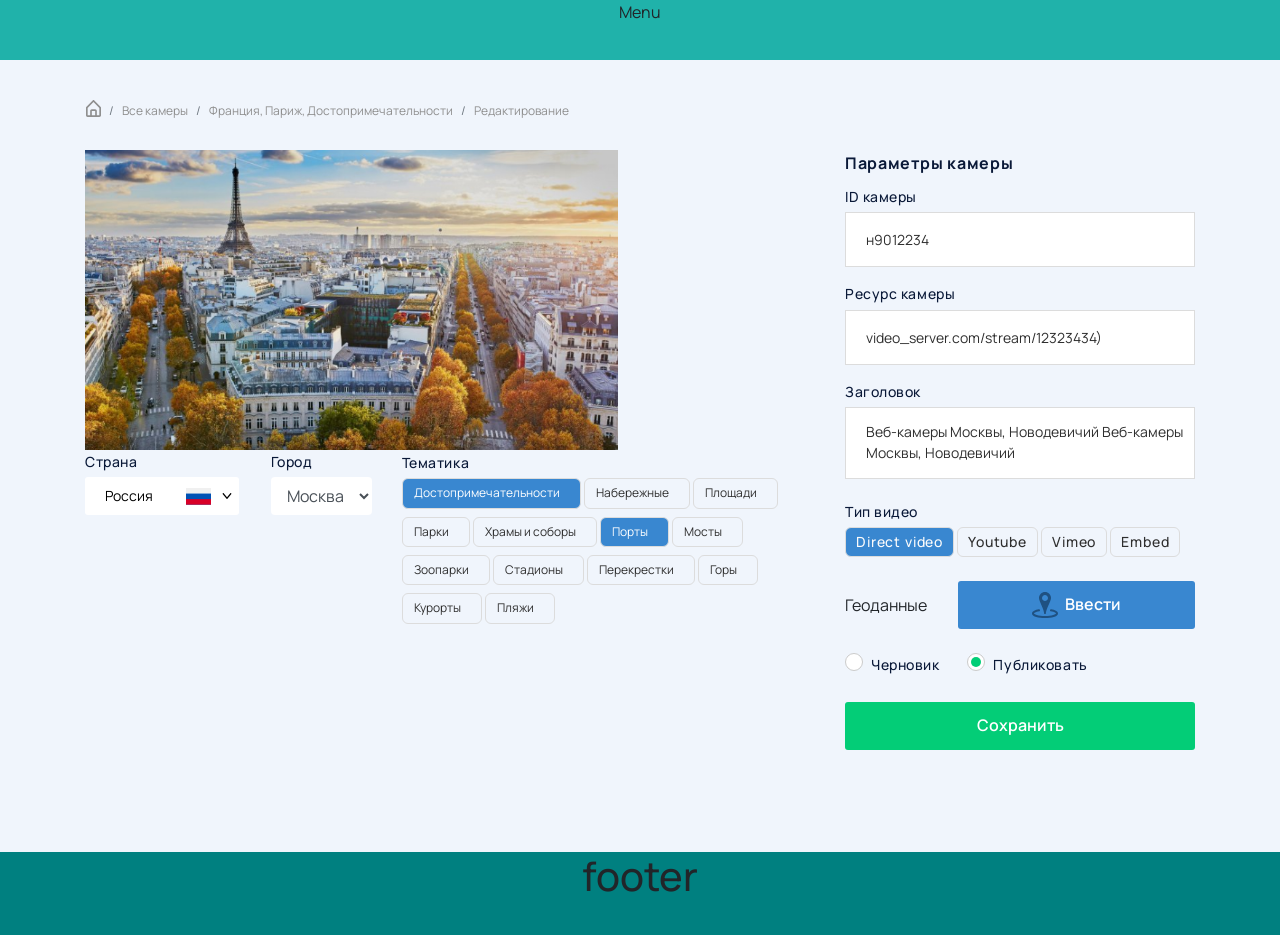
<file: 4 Страница выбранной камеры - редактирование/index.html>
<!DOCTYPE html>
<html lang="en">

<head>
    <meta charset="UTF-8">
    <meta http-equiv="X-UA-Compatible" content="IE=edge">
    <meta name="viewport" content="width=device-width, initial-scale=1.0">
    <link rel="stylesheet" href="https://maxcdn.bootstrapcdn.com/bootstrap/4.0.0/css/bootstrap.min.css"
        integrity="sha384-Gn5384xqQ1aoWXA+058RXPxPg6fy4IWvTNh0E263XmFcJlSAwiGgFAW/dAiS6JXm" crossorigin="anonymous">
    <link rel="stylesheet" href="css/style.css">
    <link rel="preconnect" href="https://fonts.googleapis.com">
    <link rel="preconnect" href="https://fonts.gstatic.com" crossorigin>
    <link href="https://fonts.googleapis.com/css2?family=Manrope:wght@200;300;400;500;600;700;800&display=swap"
        rel="stylesheet">

    <title>Document</title>
</head>

<body>
    <div class="navv">
        <p>Menu</p>
    </div>
    <main>
        <div class="container">
            <div class="row">
                <div aria-label="breadcrumb page_name">
                    <ol class="breadcrumb align-items-center">
                        <li class="breadcrumb-item home_icom">
                            <a href="">
                                <svg xmlns="http://www.w3.org/2000/svg" width="15" height="17" viewBox="0 0 15 17"
                                    fill="none">
                                    <path
                                        d="M1.66667 17H13.3333C14.2525 17 15 16.2376 15 15.3V7.65009C15.0001 7.53846 14.9786 7.4279 14.9367 7.32477C14.8948 7.22165 14.8333 7.12798 14.7558 7.04915L8.08917 0.249218C8.01184 0.170215 7.92001 0.107539 7.81891 0.0647751C7.71781 0.0220114 7.60944 0 7.5 0C7.39056 0 7.28218 0.0220114 7.18109 0.0647751C7.07999 0.107539 6.98816 0.170215 6.91083 0.249218L0.244167 7.04915C0.166669 7.12798 0.105203 7.22165 0.0633014 7.32477C0.0213996 7.4279 -0.000112617 7.53846 4.43347e-07 7.65009V15.3C4.43347e-07 16.2376 0.7475 17 1.66667 17ZM5.83333 15.3V11.0501H9.16667V15.3H5.83333ZM1.66667 8.00199L7.5 2.05205L13.3333 8.00199L13.3342 15.3H10.8333V11.0501C10.8333 10.1125 10.0858 9.35008 9.16667 9.35008H5.83333C4.91417 9.35008 4.16667 10.1125 4.16667 11.0501V15.3H1.66667V8.00199Z"
                                        fill="#8F8F8F" />
                                </svg>
                            </a>
                        </li>
                        <li class="breadcrumb-item"><a href="">Все камеры</a></li>
                        <li class="breadcrumb-item"><a href="">Франция, Париж, Достопримечательности</a></li>
                        <li class="breadcrumb-item active" aria-current="page">Редактирование</li>
                    </ol>
                </div>
            </div>
            <div class="row">
                <div class="col-xl-8">
                    <div class="full_vieu">
                        <img src="img/image 1.jpg" alt="">
                    </div>
                    <div class="row">
                        <div class="col-xl-5 d-flex justify-content-between">
                            <div id="lang_selector" class="language-dropdown">
                                <p class="label">Страна</p>
                                <label for="toggle" class="lang-flag lang-en" title="Click to select the language">
                                    <span class="flag_name" id="rus">Россия</span>
                                    <span class="flag_name" id="fran">Франция</span>
                                    <span class="flag_name" id="chin">Китай</span>
                                    <span class="flag"></span>
                                    <svg id="show_camera_icon" xmlns="http://www.w3.org/2000/svg" width="14" height="6"
                                        viewBox="0 0 16 11" fill="none">
                                        <path
                                            d="M8.79208 10.4725L15.6716 2.31148C16.1095 1.79234 16.1095 0.950652 15.6716 0.431767C15.2342 -0.0871597 14.5246 -0.0871597 14.0872 0.431767L7.99989 7.65297L1.91276 0.431977C1.47513 -0.0869498 0.765684 -0.0869498 0.328226 0.431977C-0.109409 0.950904 -0.109409 1.79255 0.328226 2.31169L7.20786 10.4727C7.4267 10.7321 7.7132 10.8617 7.99985 10.8617C8.28664 10.8617 8.57335 10.7319 8.79208 10.4725Z"
                                            fill="#000" />
                                    </svg>
                                </label>
                                <ul class="lang-list">
                                    <li class="lang lang-en selected" title="EN">
                                        <span class="flag_name">Россия</span>
                                        <span class="flag"></span>
                                    </li>
                                    <li class="lang lang-pt" title="PT">
                                        <span class="flag_name">Франция</span>
                                        <span class="flag"></span>
                                    </li>
                                    <li class="lang lang-es" title="ES">
                                        <span class="flag_name">Китай</span>
                                        <span class="flag"></span>
                                    </li>
                                </ul>
                            </div>
                            <div class="city_selector">
                                <p class="label">Город</p>
                                <select class="form-control" id="gender1">
                                    <option>Москва</option>
                                    <option>Париж</option>
                                    <option>Пекин</option>
                                </select>

                            </div>
                        </div>
                        <div class="col-xl-7">
                            <label for="" class="label">Тематика</label>
                            <div class="subjectss">
                                <div class="form-group badge-checkboxes">
                                    <div>
                                        <label class="checkbox-inline">
                                            <input type="checkbox" value="" checked="">
                                            <span class="badge">Достопримечательности</span>
                                        </label>
                                        <label class="checkbox-inline">
                                            <input type="checkbox" value="">
                                            <span class="badge">Набережные</span>
                                        </label>
                                        <label class="checkbox-inline">
                                            <input type="checkbox" value="">
                                            <span class="badge">Площади</span>
                                        </label>
                                        <label class="checkbox-inline">
                                            <input type="checkbox" value="">
                                            <span class="badge">Парки</span>
                                        </label>
                                        <label class="checkbox-inline">
                                            <input type="checkbox" value="">
                                            <span class="badge">Храмы и соборы</span>
                                        </label>
                                        <label class="checkbox-inline">
                                            <input type="checkbox" value="" checked="">
                                            <span class="badge">Порты</span>
                                        </label>
                                        <label class="checkbox-inline">
                                            <input type="checkbox" value="">
                                            <span class="badge">Мосты</span>
                                        </label>
                                        <label class="checkbox-inline">
                                            <input type="checkbox" value="">
                                            <span class="badge">Зоопарки</span>
                                        </label>
                                        <label class="checkbox-inline">
                                            <input type="checkbox" value="">
                                            <span class="badge">Стадионы</span>
                                        </label>
                                        <label class="checkbox-inline">
                                            <input type="checkbox" value="">
                                            <span class="badge">Перекрестки</span>
                                        </label>
                                        <label class="checkbox-inline">
                                            <input type="checkbox" value="">
                                            <span class="badge">Горы</span>
                                        </label>
                                        <label class="checkbox-inline">
                                            <input type="checkbox" value="">
                                            <span class="badge">Курорты</span>
                                        </label>
                                        <label class="checkbox-inline">
                                            <input type="checkbox" value="">
                                            <span class="badge">Пляжи</span>
                                        </label>
                                    </div>
                                </div>
                            </div>
                        </div>
                    </div>
                </div>
                <div class="col-xl-4 camera_settings">
                    <h2>Параметры камеры</h2>
                    <form action="">
                        <div class="about_cameras">
                            <label for="" class="label">ID камеры</label>
                            <input type="text" value="н9012234">
                            <label for="" class="label">Ресурс камеры</label>
                            <input type="text" value="video_server.com/stream/12323434)">
                            <label for="" class="label">Заголовок</label>
                            <textarea>Веб-камеры Москвы, Новодевичий Веб-камеры Москвы, Новодевичий</textarea>
                        </div>
                        <div class="form-group badge-checkboxes">
                            <label class="label">Тип видео</label>
                            <div>
                                <label class="checkbox-inline">
                                    <input type="checkbox" value="" checked="">
                                    <span class="badge">Direct video</span>
                                </label>
                                <label class="checkbox-inline">
                                    <input type="checkbox" value="">
                                    <span class="badge">Youtube</span>
                                </label>
                                <label class="checkbox-inline">
                                    <input type="checkbox" value="">
                                    <span class="badge">Vimeo</span>
                                </label>
                                <label class="checkbox-inline">
                                    <input type="checkbox" value="">
                                    <span class="badge">Embed</span>
                                </label>
                            </div>
                        </div>
                        <div class="geodata">
                            <label class="Геоданные">Геоданные</label>
                            <button type="button" class="btn" data-toggle="modal" data-target="#exampleModal">
                                <svg xmlns="http://www.w3.org/2000/svg" width="26" height="26" viewBox="0 0 26 26"
                                    fill="none">
                                    <path
                                        d="M13 0C11.4087 0 9.88258 0.632141 8.75736 1.75736C7.63214 2.88258 7 4.4087 7 6C7 9.314 12.219 17.543 12.219 22H13.781C13.781 17.558 19 9.044 19 6C19 4.4087 18.3679 2.88258 17.2426 1.75736C16.1174 0.632141 14.5913 0 13 0V0ZM13 3C13.7956 3 14.5587 3.31607 15.1213 3.87868C15.6839 4.44129 16 5.20435 16 6C16 6.79565 15.6839 7.55871 15.1213 8.12132C14.5587 8.68393 13.7956 9 13 9C12.2044 9 11.4413 8.68393 10.8787 8.12132C10.3161 7.55871 10 6.79565 10 6C10 5.20435 10.3161 4.44129 10.8787 3.87868C11.4413 3.31607 12.2044 3 13 3ZM6.844 17.281C6.82263 17.2909 6.80162 17.3016 6.781 17.313C4.936 17.637 3.372 18.081 2.188 18.688C1.595 18.991 1.084 19.35 0.688 19.781C0.291 20.213 0 20.774 0 21.406C0 22.354 0.628 23.095 1.375 23.625C2.122 24.155 3.065 24.56 4.219 24.906C6.524 25.598 9.605 26 13 26C16.395 26 19.476 25.598 21.781 24.906C22.934 24.56 23.878 24.156 24.625 23.625C25.372 23.095 26 22.354 26 21.406C26 20.772 25.71 20.182 25.312 19.75C24.914 19.318 24.408 18.991 23.812 18.687C22.622 18.08 21.043 17.636 19.187 17.312C19.0565 17.2867 18.9223 17.2877 18.7922 17.3149C18.662 17.3421 18.5387 17.3949 18.4292 17.4704C18.3198 17.5458 18.2265 17.6423 18.1548 17.7542C18.083 17.8662 18.0344 17.9912 18.0116 18.1222C17.9888 18.2532 17.9923 18.3873 18.022 18.5169C18.0516 18.6465 18.1068 18.7688 18.1843 18.8768C18.2618 18.9848 18.3601 19.0763 18.4734 19.1458C18.5866 19.2154 18.7126 19.2617 18.844 19.282C20.567 19.582 21.999 20.007 22.906 20.469C23.36 20.699 23.679 20.946 23.844 21.125C24.009 21.304 24 21.375 24 21.406C24 21.453 23.936 21.669 23.469 22C23.002 22.331 22.206 22.694 21.187 23C19.15 23.611 16.232 24 13 24C9.768 24 6.85 23.611 4.812 23C3.794 22.694 2.998 22.331 2.532 22C2.064 21.669 2 21.453 2 21.406C2 21.376 1.993 21.303 2.156 21.125C2.32 20.947 2.643 20.699 3.094 20.469C3.994 20.008 5.412 19.583 7.125 19.281C7.25825 19.2648 7.38694 19.2222 7.50355 19.1558C7.62016 19.0893 7.72235 19.0002 7.80414 18.8938C7.88593 18.7873 7.94568 18.6657 7.9799 18.5359C8.01413 18.4061 8.02213 18.2708 8.00346 18.1378C7.98478 18.0049 7.9398 17.877 7.87113 17.7617C7.80247 17.6464 7.7115 17.5459 7.60355 17.4661C7.49559 17.3863 7.37282 17.3289 7.24241 17.2971C7.11199 17.2653 6.97655 17.2598 6.844 17.281Z"
                                        fill="#1F5181" />
                                </svg>
                                Ввести</button>
                        </div>
                        <div class="radio_block">
                            <div class="rdio rdio-primary radio-inline"> <input name="radio" value="1" id="radio1"
                                    type="radio">
                                <label for="radio1" class="label">Черновик</label>
                            </div>
                            <div class="rdio rdio-primary radio-inline">
                                <input name="radio" value="2" id="radio2" type="radio" checked>
                                <label for="radio2" class="label">Публиковать</label>
                            </div>
                        </div>


                        <button class="btn btn_save">Сохранить</button>
                    </form>
                </div>
            </div>
        </div>
        <div class="modal fade" id="exampleModal" tabindex="-1" role="dialog" aria-labelledby="exampleModalLabel"
            aria-hidden="true">
            <div class="modal-dialog modal-dialog-centered" role="document">
                <div class="modal-content">
                    <div class="modal-header">
                        <button type="button" class="close" data-dismiss="modal" aria-label="Close">
                            <span aria-hidden="true">&times;</span>
                        </button>
                    </div>
                    <div class="modal-body">
                        <h5 class="modal-title" id="exampleModalLabel">Ввод геоданных</h5>

                        <form action="" class="modal_input">
                            <input type="text" value="55°45′21″">
                            <input type="text" value="37°37′04​″">
                            <button class="btn">
                                <svg xmlns="http://www.w3.org/2000/svg" width="21" height="15" viewBox="0 0 21 15"
                                    fill="none">
                                    <path
                                        d="M7.13253 14.7054L0.307525 8.16802C-0.102508 7.77527 -0.102508 7.13846 0.307525 6.74567L1.79242 5.32332C2.20245 4.93053 2.86731 4.93053 3.27735 5.32332L7.875 9.72717L17.7227 0.294565C18.1327 -0.0981884 18.7976 -0.0981884 19.2076 0.294565L20.6925 1.71692C21.1025 2.10967 21.1025 2.74647 20.6925 3.13927L8.61746 14.7054C8.20739 15.0982 7.54257 15.0982 7.13253 14.7054Z"
                                        fill="white" />
                                </svg>
                            </button>
                        </form>
                        <div class="map">
                            <svg xmlns="http://www.w3.org/2000/svg" width="20" height="28" viewBox="0 0 20 28"
                                fill="none">
                                <g clip-path="url(#clip0)">
                                    <path fill-rule="evenodd" clip-rule="evenodd"
                                        d="M14.1632 9.36091L10.6918 6.9688L13.156 5.84521C13.4367 6.16269 13.6684 6.5206 13.8434 6.907C14.1932 7.67422 14.3047 8.52929 14.1632 9.36091ZM10.8342 12.8076L11.1179 10.1208L7.26153 11.8787C7.74854 12.2939 8.32294 12.5931 8.94167 12.7539C9.5604 12.9148 10.2074 12.9331 10.8342 12.8076ZM11.3637 12.6644C11.4925 12.6196 11.6215 12.57 11.7467 12.5129C12.2921 12.2646 12.7784 11.9026 13.1732 11.4508C13.568 10.9991 13.8622 10.4682 14.0361 9.89342L11.8155 8.36303L11.3637 12.6644ZM6.8661 11.4945L9.32701 10.3741L5.85228 7.87737C5.80319 8.13624 5.77837 8.39915 5.77814 8.66266V8.66778C5.778 9.26834 5.90639 9.86193 6.15465 10.4085C6.33521 10.8047 6.57513 11.171 6.8661 11.4945ZM8.59836 4.66509C8.48319 4.70625 8.3682 4.75119 8.25304 4.80259C7.72024 5.0454 7.24371 5.39681 6.85379 5.83444C6.46386 6.27207 6.16909 6.78634 5.98824 7.34448L8.19631 8.93194L8.59836 4.66509ZM9.15188 4.52874L8.86991 7.21534L12.7263 5.45779C12.2389 5.04264 11.6642 4.74341 11.0452 4.58252C10.4262 4.42163 9.77897 4.40325 9.15188 4.52874Z"
                                        fill="#3987D0" />
                                    <path fill-rule="evenodd" clip-rule="evenodd"
                                        d="M8.43944 6.31705C6.12376 7.87605 7.23517 11.4896 10.0004 11.4896C12.7638 11.4896 13.8785 7.87852 11.5615 6.31705C11.099 6.00857 10.5559 5.84399 10.0005 5.84399C9.445 5.84399 8.90193 6.00857 8.43944 6.31705Z"
                                        fill="#FEFEFE" />
                                </g>
                                <path
                                    d="M9.99576 8.37514e-10C7.35274 0.00220104 4.81798 1.04713 2.94511 2.90657C1.07224 4.76601 0.0134496 7.28884 0 9.92406C0 13.8751 2.22317 17.1831 3.85235 19.5943L4.14934 20.0343C5.77028 22.3766 7.50918 24.6356 9.35935 26.8026L10.0042 27.5556L10.6491 26.8026C12.4991 24.6354 14.238 22.3764 15.8591 20.0343L16.1561 19.5858C17.7768 17.1746 20 13.8751 20 9.92406C19.9865 7.28738 18.9266 4.76327 17.0519 2.90359C15.1772 1.04391 12.6402 -3.41429e-05 9.99576 8.37514e-10ZM9.99576 14.3827C8.89483 14.3827 7.81862 14.0572 6.90323 13.4473C5.98784 12.8375 5.27438 11.9707 4.85308 10.9566C4.43177 9.94244 4.32154 8.82651 4.53632 7.74991C4.7511 6.67331 5.28124 5.68439 6.05972 4.90821C6.83819 4.13202 7.83003 3.60343 8.90981 3.38928C9.98958 3.17513 11.1088 3.28504 12.1259 3.70511C13.1431 4.12518 14.0124 4.83654 14.624 5.74924C15.2357 6.66194 15.5622 7.73498 15.5622 8.83267C15.5622 10.3046 14.9757 11.7163 13.9318 12.7571C12.8879 13.798 11.4721 14.3827 9.99576 14.3827Z"
                                    fill="#3987D0" />
                                <defs>
                                    <clipPath id="clip0">
                                        <rect width="8.44444" height="8.44444" fill="white"
                                            transform="translate(5.77814 4.44458)" />
                                    </clipPath>
                                </defs>
                            </svg>
                        </div>
                    </div>
                    <div class="modal-footer">
                        <button type="button" class="btn btn_modal">Save changes</button>
                    </div>
                </div>
            </div>
        </div>
    </main>
    <footer>
       <h1> footer</h1>
    </footer>
    <script src="https://code.jquery.com/jquery-3.2.1.slim.min.js"
        integrity="sha384-KJ3o2DKtIkvYIK3UENzmM7KCkRr/rE9/Qpg6aAZGJwFDMVNA/GpGFF93hXpG5KkN"
        crossorigin="anonymous"></script>
    <script src="https://cdnjs.cloudflare.com/ajax/libs/popper.js/1.12.9/umd/popper.min.js"
        integrity="sha384-ApNbgh9B+Y1QKtv3Rn7W3mgPxhU9K/ScQsAP7hUibX39j7fakFPskvXusvfa0b4Q"
        crossorigin="anonymous"></script>
    <script src="https://maxcdn.bootstrapcdn.com/bootstrap/4.0.0/js/bootstrap.min.js"
        integrity="sha384-JZR6Spejh4U02d8jOt6vLEHfe/JQGiRRSQQxSfFWpi1MquVdAyjUar5+76PVCmYl"
        crossorigin="anonymous"></script>
    <script src="https://ajax.googleapis.com/ajax/libs/jquery/3.5.1/jquery.min.js"></script>
    <script src="scripts/script.js"></script>
</body>

</html>
</file>
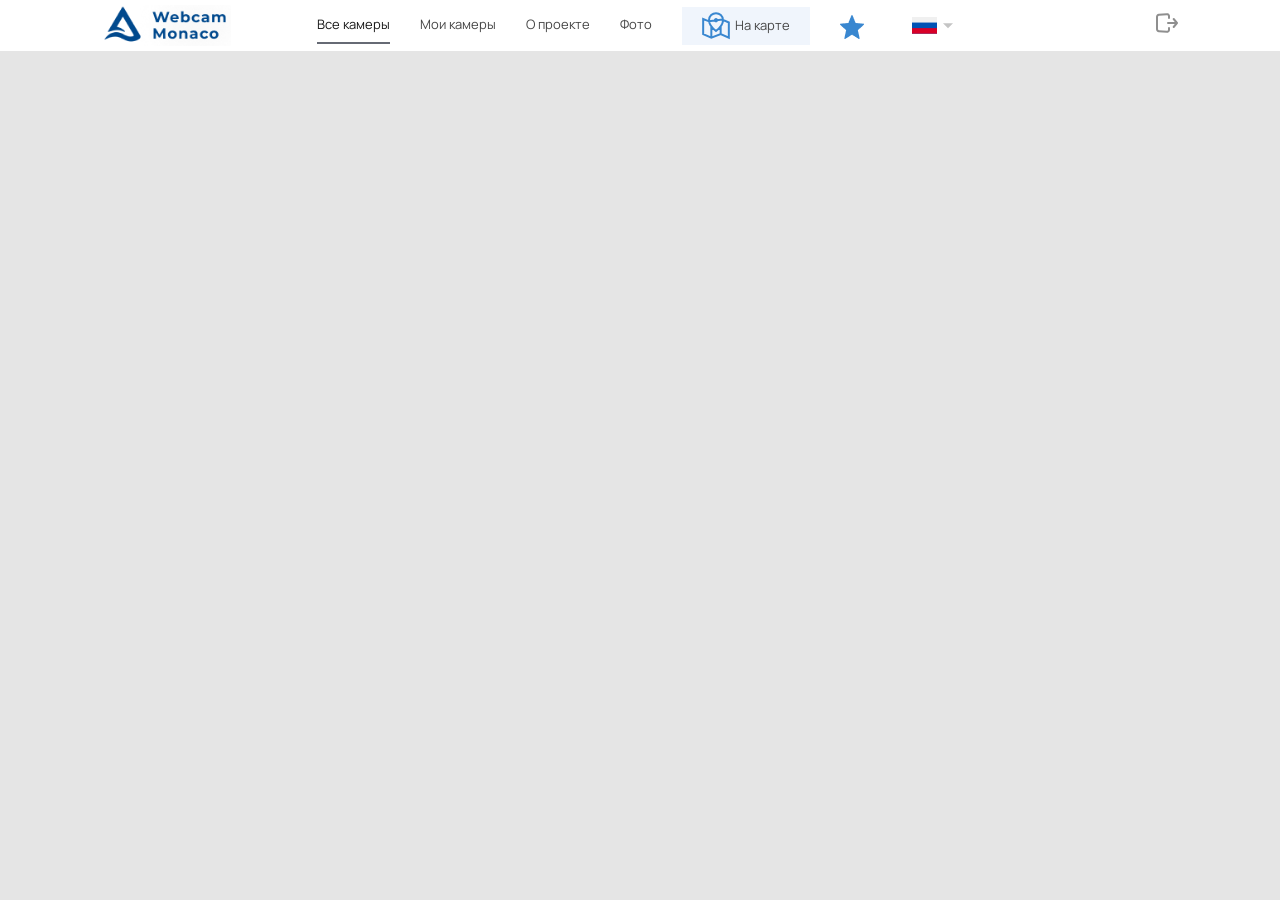
<file: header with modals/index1.html>
<!doctype html>
<html lang="en">
<head>
    <meta charset="UTF-8">
    <meta name="viewport"
          content="width=device-width, user-scalable=no, initial-scale=1.0, maximum-scale=1.0, minimum-scale=1.0">
    <meta http-equiv="X-UA-Compatible" content="ie=edge">
    <title>Document</title>
    <link rel="stylesheet" href="https://maxcdn.bootstrapcdn.com/bootstrap/4.0.0/css/bootstrap.min.css" integrity="sha384-Gn5384xqQ1aoWXA+058RXPxPg6fy4IWvTNh0E263XmFcJlSAwiGgFAW/dAiS6JXm" crossorigin="anonymous">
    <link rel="stylesheet" href="css/style.css">
    <link rel="preconnect" href="https://fonts.googleapis.com">
    <link rel="preconnect" href="https://fonts.gstatic.com" crossorigin>
    <link href="https://fonts.googleapis.com/css2?family=Manrope:wght@400;700&display=swap" rel="stylesheet">
</head>
<body>
<header>
    <div class="container container1">
        <nav class="navbar navbar-expand-lg navbar-light ">
            <a class="navbar-brand" href="#"><img src="img/logo.png" alt=""></a>
            <div class="sign_in_modal text-center avatar_mobile dropdown">
                <div class="dropdown-toggle toggle2" id="navbarDropdownMenuLink" data-toggle="modal" data-target="#loginModal" >
                    <svg class="icons_hover icons_active" xmlns="http://www.w3.org/2000/svg" width="24" height="24" viewBox="0 0 24 24" fill="none">
                    <path d="M22 12L18.667 16M13 12H22H13ZM22 12L18.667 8L22 12Z" stroke="#8F8F8F" stroke-width="2" stroke-linecap="round" stroke-linejoin="round"/>
                    <path d="M14 6.99997V5.17397C14 4.89735 13.9426 4.62373 13.8314 4.37042C13.7203 4.11711 13.5578 3.88961 13.3542 3.70231C13.1507 3.515 12.9104 3.37196 12.6488 3.28222C12.3871 3.19249 12.1097 3.15801 11.834 3.18097L3.834 3.84697C3.33405 3.88861 2.86801 4.11662 2.5283 4.48578C2.18859 4.85494 2.00002 5.33829 2 5.83997V18.16C2.00002 18.6617 2.18859 19.145 2.5283 19.5142C2.86801 19.8833 3.33405 20.1113 3.834 20.153L11.834 20.82C12.1098 20.8429 12.3873 20.8084 12.649 20.7186C12.9107 20.6288 13.151 20.4857 13.3546 20.2983C13.5582 20.1109 13.7206 19.8833 13.8317 19.6298C13.9428 19.3764 14.0001 19.1027 14 18.826V17" stroke="#8F8F8F" stroke-width="2" stroke-linecap="round" stroke-linejoin="round"/>
                </svg>
                </div>
            </div>
            <button class="navbar-toggler" type="button" data-toggle="collapse" data-target="#navbarSupportedContent" aria-controls="navbarSupportedContent" aria-expanded="false" aria-label="Toggle navigation">
                <span class="navbar-toggler-icon"></span>
            </button>

            <div class="collapse navbar-collapse" id="navbarSupportedContent">
                <ul class="navbar-nav mr-auto">
                    <li class="nav-item active mx-auto ">
                        <a class="nav-link" href="#">Все камеры<span class="sr-only">(current)</span></a>
                    </li>
                    <li class="nav-item mx-auto ">
                        <a class="nav-link" href="#">Мои камеры  </a>
                    </li>
                    <li class="nav-item mx-auto ">
                        <a class="nav-link" href="#">О проекте</a>
                    </li>
                    <li class="nav-item mx-auto ">
                        <a class="nav-link" href="#">Фото</a>
                    </li>
                    <li class="nav-item centered mx-auto " id="map">
                        <svg xmlns="http://www.w3.org/2000/svg" width="28" height="28" viewBox="0 0 28 28" fill="none">
                            <path d="M20.4166 7.58342L26.8333 10.5001V25.6667L18.6666 22.1667L9.33329 25.6667L1.16663 22.1667V7.00008L6.99996 9.33342L20.4166 7.58342ZM18.6666 22.1667V14.0001V22.1667ZM9.33329 25.6667V14.0001V25.6667ZM14 18.9853C14 18.9853 6.99996 13.4167 6.99996 8.16675C6.99996 3.79175 10.5 1.16675 14 1.16675C17.5 1.16675 21 3.79175 21 8.16675C21 13.4167 14 18.9853 14 18.9853ZM15.1666 8.16675C15.1666 7.85733 15.0437 7.56058 14.8249 7.34179C14.6061 7.123 14.3094 7.00008 14 7.00008C13.6905 7.00008 13.3938 7.123 13.175 7.34179C12.9562 7.56058 12.8333 7.85733 12.8333 8.16675C12.8333 8.47617 12.9562 8.77291 13.175 8.99171C13.3938 9.2105 13.6905 9.33342 14 9.33342C14.3094 9.33342 14.6061 9.2105 14.8249 8.99171C15.0437 8.77291 15.1666 8.47617 15.1666 8.16675Z" stroke="#3987D0" stroke-width="2"/>
                        </svg>
                        <a class="nav-link" href="#">На карте</a>
                    </li>
                    <li class="nav-item m-auto mx-auto star ">
                        <img src="img/star.png" alt="">
                    </li>
                    <div id="lang_selector" class="language-dropdown">
                        <label for="toggle" class="lang-flag lang-en" title="Click to select the language">
                            <span class="flag"></span>
                        </label>
                        <ul class="lang-list">
                            <li class="lang lang-en selected" title="EN">
                                <span class="flag"></span>
                            </li>
                            <li class="lang lang-pt" title="PT">
                                <span class="flag"></span>
                            </li>
                            <li class="lang lang-es" title="ES">
                                <span class="flag"></span>
                            </li>
                        </ul>
                    </div>
                </ul>

                <div class="sign_in_modal text-center avatar_desc dropdown">
                    <div class="dropdown-toggle toggle2" id="navbarDropdownMenuLink" data-toggle="modal" data-target="#loginModal" >
                        <svg class="icons_hover icons_active" xmlns="http://www.w3.org/2000/svg" width="24" height="24" viewBox="0 0 24 24" fill="none">
                            <path d="M22 12L18.667 16M13 12H22H13ZM22 12L18.667 8L22 12Z" stroke="#8F8F8F" stroke-width="2" stroke-linecap="round" stroke-linejoin="round"/>
                            <path d="M14 6.99997V5.17397C14 4.89735 13.9426 4.62373 13.8314 4.37042C13.7203 4.11711 13.5578 3.88961 13.3542 3.70231C13.1507 3.515 12.9104 3.37196 12.6488 3.28222C12.3871 3.19249 12.1097 3.15801 11.834 3.18097L3.834 3.84697C3.33405 3.88861 2.86801 4.11662 2.5283 4.48578C2.18859 4.85494 2.00002 5.33829 2 5.83997V18.16C2.00002 18.6617 2.18859 19.145 2.5283 19.5142C2.86801 19.8833 3.33405 20.1113 3.834 20.153L11.834 20.82C12.1098 20.8429 12.3873 20.8084 12.649 20.7186C12.9107 20.6288 13.151 20.4857 13.3546 20.2983C13.5582 20.1109 13.7206 19.8833 13.8317 19.6298C13.9428 19.3764 14.0001 19.1027 14 18.826V17" stroke="#8F8F8F" stroke-width="2" stroke-linecap="round" stroke-linejoin="round"/>
                        </svg>
                    </div>
            </div>
        </nav>
    </div>
</header>
<!--<div class="g-recaptcha" data-sitekey="6LeR31wcAAAAAIt4E_&#45;&#45;zJ3s8x0vl7O5PLjFgz-R"></div>-->
<div class="modal fade" id="loginModal" tabindex="-1" role="dialog" aria-labelledby="loginModalLabel" aria-hidden="true">
    <div class="modal-dialog modal-dialog-centered">
        <div class="modal-content login-modal">
            <div class="modal-header login-modal-header flex-column">
                <button type="button" class="close" data-dismiss="modal" aria-label="Close"><span aria-hidden="true">&times;</span></button>
                <h4 class="modal-title text-center mx-auto" id="loginModalLabel">Авторизация</h4>
                <h4 class="modal-title text-center mx-auto" id="SignupModalLabel">Регистрация</h4>
                <div  id="Forgetpassword">
                <h4 class="modal-title text-center mx-auto">Восстановление пароля</h4>
                <span class="mx-auto text-center">Введите ваш логин, и мы вышлем вам инструкцию по восстановлению пароля на E-mail</span>
                </div>
            </div>
            <div class="modal-body">
                <div class="text-center">
                    <div role="tabpanel" class="login-tab">
                        <!-- Nav tabs -->
                        <ul class="nav nav-tabs" role="tablist">
                            <li role="presentation" class="active"><a id="signin-taba" href="#home" aria-controls="home" role="tab" data-toggle="tab">Sign In</a></li>
                            <li role="presentation"><a id="signup-taba" href="#profile" aria-controls="profile" role="tab" data-toggle="tab">Sign Up</a></li>
                            <li role="presentation"><a id="forgetpass-taba" href="#forget_password" aria-controls="forget_password" role="tab" data-toggle="tab">Forget Password</a></li>
                        </ul>

                        <!-- Tab panes -->
                        <div class="tab-content">
                            <div role="tabpanel" class="tab-pane active text-center" id="home">
                                &nbsp;&nbsp;
                                <span id="login_fail" class="response_error" style="display: none;">Loggin failed, please try again.</span>
                                <div class="clearfix"></div>
                                <form>
                                    <div class="form-group first_child">
                                    <div>
                                        <a class="btn btn-lg btn-google btn1" href="#">
                                            <img src="img/google.png"> Войти с помощью Google</a>
                                    </div>
                                        <span style="font-size:14px">или создайте аккаунт</span>
                                    </div>
                                    <div class="form-group">
                                        <div class="input-group">
                                            <input type="text" class="form-control" id="login_username" placeholder="Ваш логин">
                                        </div>
                                        <span class="help-block has-error" id="email-error"></span>
                                    </div>
                                    <div class="form-group">
                                        <div class="input-group">
                                            <input type="password" class="form-control" id="password" placeholder="Ваш пароль">
                                        </div>
                                        <div class="password_error">
                                            <span>Неверно заполнено</span>
                                            <a href="javascript:;" class="forgetpass-tab">Напомнить пароль</a>
                                        </div>
                                    </div>
                                    <br>
                                    <div class="form-group">
                                        <div class="g-recaptcha" data-sitekey="6LeR31wcAAAAAIt4E_--zJ3s8x0vl7O5PLjFgz-R" data-callback="verifyRecaptchaCallback" data-expired-callback="expiredRecaptchaCallback"></div>
                                        <input class="form-control d-none" data-recaptcha="true" required data-error="Please complete the Captcha">
                                        <div class="help-block with-errors"></div>
                                    </div>
                                    <br>
                                    <br>
                                    <button type="button" id="login_btn" class="btn btn-block bt-login  sign_btn" data-loading-text="Signing In....">Войти</button>
                                    <div class="clearfix"></div>
                                    <br>
                                    <div class="login-modal-footer">
                                        <div class="row">
                                            <div class="register">
                                                <span>Еще нет аккаунта?</span>
                                                <a href="javascript:;" class="signup-tab"> Зарегистрироваться </a>
                                            </div>
                                        </div>
                                    </div>
                                </form>
                            </div>
                            <div role="tabpanel" class="tab-pane" id="profile">
                                &nbsp;&nbsp;
                                <span id="registration_fail" class="response_error" style="display: none;">Registration failed, please try again.</span>
                                <div class="clearfix"></div>
                                <form>

                                    <div class="form-group first_child">
                                        <div>
                                            <a class="btn btn-lg btn-google btn1" href="#">
                                                <img src="img/google.png"> Войти с помощью Google</a>
                                        </div>
                                        <span style="font-size:14px">или создайте аккаунт</span>
                                    </div>
                                    <div class="form-group">
                                        <div class="input-group">
                                            <input type="text" class="form-control" id="login_username" placeholder="Ваш логин">
                                        </div>
                                        <span class="help-block has-error" id="email-error"></span>
                                    </div>
                                    <div class="form-group">
                                        <div class="input-group">
                                            <input type="password" class="form-control" placeholder="Ваш пароль">
                                        </div>
                                    </div>
                                    <div class="form-group">
                                        <div class="input-group">
                                            <input type="number" class="form-control" id="login_number" placeholder="+7 (999) 999 99 99">
                                        </div>
                                        <span class="help-block has-error" id="email-error"></span>
                                    </div>
                                    <div class="form-group code_group">
                                        <button type="button" class="btn code_btn">Получить смс </button>
                                        <input class="enter_code" type="text" placeholder="Введите код из смс">
                                    </div>
                                    <div class="form-group">
                                        <div class="g-recaptcha" data-sitekey="6LeR31wcAAAAAIt4E_--zJ3s8x0vl7O5PLjFgz-R" data-callback="verifyRecaptchaCallback" data-expired-callback="expiredRecaptchaCallback"></div>
                                        <input class="form-control d-none" data-recaptcha="true" required data-error="Please complete the Captcha">
                                        <div class="help-block with-errors"></div>
                                    </div>
                                    <br>
                                    <br>
                                    <button type="button" id="login_btn" class="btn btn-block bt-login  sign_btn" data-loading-text="Signing In....">Войти</button>
                                    <div class="clearfix"></div>
                                    <br>


                                    <div class="login-modal-footer">
                                        <div class="row">
                                            <div class="register">
                                                <span>Еще нет аккаунта?</span>
                                                <a href="javascript:;" class="signin-tab"> Войти </a>
                                            </div>
                                        </div>
                                    </div>
                                </form>
                            </div>
                            <div role="tabpanel" class="tab-pane text-center" id="forget_password">
                                &nbsp;&nbsp;
                                <span id="reset_fail" class="response_error" style="display: none;"></span>
                                <div class="clearfix"></div>
                                <form>
                                    <div class="form-group">
                                        <div class="input-group">
                                            <div class="input-group-addon"><i class="fa fa-user"></i></div>
                                            <input type="text" class="form-control" id="femail" placeholder="Ваш логин">
                                        </div>
                                        <span class="help-block has-error" data-error='0' id="femail-error"></span>
                                    </div>
                                    <div class="form-group">
                                        <div class="g-recaptcha" data-sitekey="6LeR31wcAAAAAIt4E_--zJ3s8x0vl7O5PLjFgz-R" data-callback="verifyRecaptchaCallback" data-expired-callback="expiredRecaptchaCallback"></div>
                                        <input class="form-control d-none" data-recaptcha="true" required data-error="Please complete the Captcha">
                                        <div class="help-block with-errors"></div>
                                    </div>
                                    <br>
                                    <br>

                                    <button type="button" id="reset_btn" class="btn btn-block bt-login sign_btn" data-loading-text="Please wait....">Подтвердить</button>
                                    <div class="clearfix"></div>
                                </form>
                            </div>
                        </div>
                    </div>

                </div>
            </div>

        </div>
    </div>
</div>

<!-- - Login Model Ends Here -->
<script src='https://www.google.com/recaptcha/api.js'></script>
<script src="https://code.jquery.com/jquery-3.2.1.slim.min.js" integrity="sha384-KJ3o2DKtIkvYIK3UENzmM7KCkRr/rE9/Qpg6aAZGJwFDMVNA/GpGFF93hXpG5KkN" crossorigin="anonymous"></script>
<script src="https://cdnjs.cloudflare.com/ajax/libs/popper.js/1.12.9/umd/popper.min.js" integrity="sha384-ApNbgh9B+Y1QKtv3Rn7W3mgPxhU9K/ScQsAP7hUibX39j7fakFPskvXusvfa0b4Q" crossorigin="anonymous"></script>
<script src="https://maxcdn.bootstrapcdn.com/bootstrap/4.0.0/js/bootstrap.min.js" integrity="sha384-JZR6Spejh4U02d8jOt6vLEHfe/JQGiRRSQQxSfFWpi1MquVdAyjUar5+76PVCmYl" crossorigin="anonymous"></script>
<script src="scripts/script.js"></script>

</body>
</html>
</file>
<file: 3 Страница выбранной камеры - просмотр/style.css>
body{
    font-family: 'Manrope', sans-serif !important;
}
.navv{
    width: 100%;
    position: absolute;
    height: 60px;
    background-color: lightseagreen;
    text-align: center;
}
footer{
    width: 100%;
    height: 60px;
    background-color: lightseagreen;
    text-align: center;
}
main{
    background-color: #F0F5FC;
}

.breadcrumb{
    background-color: transparent;
    padding-top: 100px;
    padding-left: 0;
    transform: translate(-15px, 0);

}
.breadcrumb a{
    color: #8F8F8F;
    font-size: 12px;
}
.breadcrumb li{
    font-size: 12px;
}
.breadcrumb .active{
    color: #8F8F8F;
}
.home_icom img{
    padding-bottom: 5px;
}
.status h2{
    font-style: normal;
    font-weight: 700;
    font-size: 24px;
    line-height: 40px;
    letter-spacing: 0.04em;
    color: #0A1938;
    margin-bottom: 18px;
}
.online{
    width: 9px;
    height: 9px;
    background: #02CE77;
    border-radius: 50%;
}
.status p{
    font-weight: 500;
    font-size: 12px;
    line-height: 20px;
    letter-spacing: 0.04em;
    color: #797979;
    margin-bottom: 0;
    margin-left: 3px;
}
.full_vieu{
    width: 761px;
    height: 527px;
    position: absolute;
    
}
.full_vieu img{
    width: 100%;
    height: 100%;
    transition: 0.5s;
}
.video_icons{
    top: 0;
    left: 0;
    position: relative;
    width: 761px;
    height: 527px;
}
.video_icons svg{
    position: absolute;
    display: none;
    cursor: pointer;
}
.video_icons svg path{
    fill: #fff;
    stroke: #fff;
}
.play{
    top: 50%;
    left: 50%;
    transform: translate(-50%, -50%);
}
.option{
    top: 93.5%;
    left: 90%;
}
.full_screen{
    top: 94%;
    left: 95%;
}
.video_block:hover .video_icons svg{
    display: block;
}
.video_block:hover img{
    filter: brightness(0.5);
    transition: 0.5s;
}
.badge{
    background: #CBCBCB;
    border-radius: 4px;
    font-weight: 600;
    font-size: 12px;
    line-height: 15px;
    color: #FFFFFF;
    text-shadow: 13px 1px 45px rgba(0, 0, 0, 0.15);
    margin-left: 5px;
}
.special{
    background: #E75E5E;
    border-radius: 15px;
    font-weight: 600;
    font-size: 10px;
    line-height: 17px;
    text-align: center;
    color: #FFFFFF;
    text-shadow: 13px 1px 45px rgba(0, 0, 0, 0.15);
    padding: 1px 9px;
    width: 170px;
}
.add_block{
    margin-top: 38px;
    margin-bottom: 18px;
}
.add_texts{
    width: 100%;
    padding: 31px 20px;
    background: linear-gradient(180deg, #AADCFD 0%, #ABDEFD 35.42%, #95D0F2 63.44%, #97D2F2 80.59%, #8DCCEB 99.58%);
}
.add_texts h2{
    font-weight: 600;
    font-size: 24px;
    line-height: 24px;
    color: #FFFFFF;
    text-shadow: 13px 1px 45px rgba(0, 0, 0, 0.15);
}
.add_texts span{
    font-weight: 700;
    font-size: 36px;
    line-height: 36px;
    color: #E55D5D;
}
.add_text{
    font-weight: 400;
    font-size: 11px;
    color: #FFFFFF;
    line-height: 19px;
}
.add_texts button{
    font-weight: 600;
    font-size: 13px;
    line-height: 13px;
    color: #FFFFFF;
    text-shadow: 13px 1px 45px rgba(0, 0, 0, 0.15);
    background: #00498D;
    width: 157px;
    height: 35px;
}
.add_texts button:hover{
    background-color: #03cd77 ;
}
.add_texts button:active{
    background-color: #1D9D67 ;
}
.add_img{
    right: 0;
    position: absolute;
}
.weather_forecast{
    font-weight: normal;
    font-size: 11px;
    line-height: 19px;
    text-align: center;
    color: #000000;
    text-shadow: 13px 1px 45px rgba(0, 0, 0, 0.15);
    margin-bottom: 0;
}
.weather_city p{
    font-weight: 600;
    font-size: 18px;
    line-height: 30px;
    color: #000000;
    text-shadow: 13px 1px 45px rgba(0, 0, 0, 0.15);
    margin-bottom: 0;
}
.weather_C p{
    font-weight: 600;
    font-size: 36px;
    line-height: 45px;
    color: #3987D0;
    text-shadow: 13px 1px 45px rgba(0, 0, 0, 0.15);
    margin-bottom: 0;
}
.weather{
    background: #FFFFFF;
    box-shadow: 0px 1px 4px rgba(0, 0, 0, 0.07);
    border-radius: 9px;
    padding-left: 14px;
    padding-right: 20px;
}
.about_weather{
    margin-left: 20px;
}
.map{
    width: 70%;
    height: 98px;
    background-image: url(img/image\ 3.jpg);
    background-size: cover;
    background-position: center;
    display: flex;
    justify-content: center;
    align-items: center;
}
.map svg{
    width: 34px;
    height: 47px;
}
.map svg path{
    fill: #02CE77;
}
.map_weather_block{
    margin-bottom: 30px;
}
.commenter_avat{
    width: 50px;
    height: 50px;
    border-radius:50%
}
.commenter_avat img{
    width: 100%;
}
.name_of_commenter{
    font-weight: 600;
    font-size: 14px;
    line-height: 23px;
    letter-spacing: 0.04em;
    color: #3987D0;
    margin: 0;
    padding-left: 12px;
    padding-right: 24px;
}
.comment_city{
    margin: 0;
    font-weight: 400;
    font-size: 14px;
    line-height: 26px;    
    text-decoration-line: underline;
    color: #676666;
    text-shadow: 13px 1px 45px rgba(0, 0, 0, 0.15);
    padding-left: 22px;
}
.comment{
    background: #FFFFFF;
    border-radius: 20px 20px 20px 0px;
    padding: 18px 14px 11px 21px;
    margin-bottom: 13px;
}
.comment_text p{
    font-weight: 400;
    font-size: 13px;
    line-height: 168.9%;/* or 22px */
    color: #000000;
    text-shadow: 13px 1px 45px rgba(0, 0, 0, 0.15);
    padding-top: 6px;
    padding-bottom: 13px;
    margin: 0;
}
.comment_day p {
    font-weight: 400;
    font-size: 14px;
    line-height: 187.9%; /* or 26px */
    text-align: right;
    color: #676666;
    text-shadow: 13px 1px 45px rgba(0, 0, 0, 0.15);
    margin: 0;
}
.new_comment{
    width: 100%;
    margin-top: 30px;
}
.new_comment h3{
    font-weight: 700;
    font-size: 16px;
    line-height: 165.9%;
/* identical to box height, or 27px */
    letter-spacing: 0.04em;
    color: #0A1938;
}
.new_comment input{
    border: 1px solid #DCDCDC;
    width: 295px;
    height: 55px;
    padding-left: 20px;

}
.new_comment textarea{
    width: 100%;
    height: 142px;
    border: 1px solid #DCDCDC;
    margin-top: 13px;
    resize: none; 
    padding-top: 15px;
    padding-left: 20px;
}
.new_comment button{
    font-weight: 600;
    font-size: 16px;
    line-height: 133.9%;
    text-align: center;
    color: #FFFFFF;
    background: #03CD77;
    border-radius: 3px;
    margin-top: 13px;
    margin-bottom: 25px;
}
::placeholder { 
    color: #B4B4B4;
    font-weight: normal;
    font-size: 14px;
    line-height: 187.9%;
}
:-ms-input-placeholder {
    color: #B4B4B4;
    font-weight: normal;
    font-size: 14px;
    line-height: 187.9%;
}
::-ms-input-placeholder { 
    color: #B4B4B4;
    font-weight: normal;
    font-size: 14px;
    line-height: 187.9%;
}
.statistics h3{
    font-weight: 700;
    font-size: 16px;
    line-height: 165.9%;
    /* identical to box height, or 27px */
    letter-spacing: 0.04em;
    color: #0A1938;
}
.statistics_icon span{
    font-weight: 700;
    font-size: 13px;
    line-height: 16px;
    text-align: center;
    color: #494A4A;
}
.statistics_icon svg{
      width: 16px;
}
.eye path{
      stroke: #8F8F8F;
  }
.like path{
      fill: #00C48C;
}
.dislike path{
    fill: #E75E5E;
}
.repost path{
    fill: #00498D;
}
.comment_icon path{
    fill: #494A4A;
}
.eye span, .like span, .dislike span, .repost span, .comment_icon span{
    margin-left: 3px;
}
.eye , .like , .dislike , .repost , .comment_icon {
    margin-right: 12px;
    display: flex;
    align-items: center;
}
.name span, .page span, .data span{
    font-weight: normal;
    font-size: 14px;
    line-height: 187.9%;/* or 26px */
    color: #676666;
    text-shadow: 13px 1px 45px rgba(0, 0, 0, 0.15);
}
.page p, .data p{
    font-weight: 600;
font-size: 14px;
line-height: 165.9%;
/* or 23px */

letter-spacing: 0.04em;

color: #0A1938;
padding-left: 12px;
}
.nearby_cameras h3{
    font-weight: 700;
    font-size: 16px;
    line-height: 165.9%;
    /* identical to box height, or 27px */
    letter-spacing: 0.04em;
    color: #0A1938;
}
.nearby_camera_img{
    width: 75px;
    height: 57px;
}
.nearby_camera_img img{
    width: 100%;
    height: 50px;
}
.flag{
    margin-right: 5;
}
.nearby_camera_name h3{
    font-weight: 700;
font-size: 14px;
line-height: 165.9%;
/* or 23px */

letter-spacing: 0.04em;

color: #0A1938;
margin-bottom: 0;
}
.camera_status{
    display: flex;
    align-items: center;
}
.nearby_cameras_block{
    overflow: auto;
    height: 390px;
}
.nearby_cameras_block::-webkit-scrollbar {
    width: 6px;
}
 
.nearby_cameras_block::-webkit-scrollbar-track {
    box-shadow: inset 0 0 10px white;
}
 
.nearby_cameras_block::-webkit-scrollbar-thumb {
  background-color: #8F8F8F;
}
.autor_page_data{
    display: flex;
    margin-top: 20px;
    margin-bottom: 28px;
}
.autor_page_data_block1{
    display: flex;
    flex-direction: column;
    align-items: flex-end;
    margin-right: 12px;
}
.autor_page_data_block2 p{
    margin-bottom: 0;
    padding-left: 0;
    font-weight: 600;
font-size: 14px;
line-height: 187.9%;/* or 26px */


letter-spacing: 0.04em;

color: #0A1938;
}
.autor_page_data_block1 span{
    font-weight: normal;
    font-size: 14px;
    line-height: 187.9%;/* or 26px */
    color: #676666;
    text-shadow: 13px 1px 45px rgba(0, 0, 0, 0.15);
}
.more_information{
    margin-top: 81px;
    display: flex;
    flex-direction: column;
    justify-content: center;
    align-items: center;
    font-size: 14px;
}
.more_information p{
    font-size: 14px;
    margin: 0 0 10px;
}
.more_info_a{
    text-decoration: none;
    color:#3987D0 ;
}
.more_info_a:hover{
    text-decoration:underline;
    color:#246db1 ;
}
.online_tags{
    margin-top: 10px;
}
.input_block{
    width: 80%;
}
.min_media_h, .min_media .statistics_icon, .min_media .autor_page_data{
    display: none !important;
}
.main_btn{
    background-color: #03cd77 !important;
    border: none;
    width: 277px;
    height: 46px;
    font-size: 16px;
}
.main_btn:hover{
    background-color: #1B2B49 !important;
}
.main_btn:active{
    background-color: #1D9D67 !important;
    outline: none !important;
    box-shadow:none !important;
}
.show_camera{
    display: none;
}
.show_camera svg{
    width: 14px;
    height: 8px;
    margin-left: 20px;
}
.show_camera svg path{
    fill: #188D5B;
}
.show_camera_rotate{
    transform: rotate(180deg);
}
input:focus {
    outline: none;
    border: 2px solid #30A1DB;
}
textarea:focus {
    outline: none;
    border: 2px solid #30A1DB;
}


@media (max-width: 1200px) {
    .show_camera{
        display: block;
    }
    .camera_right_block{
        padding: 0;
    }
    .input_block{
        width: 63%;
    }
    .autor_page_data{
        margin-bottom: 0;
    }
    .max_media_h, .max_media .statistics_icon, .max_media .autor_page_data{
        display: none !important;
    }
    .min_media_h, .min_media .statistics_icon, .min_media .autor_page_data{
        display: flex !important;
    }
    .name_camera{
        width: 82%;
        margin: auto;
    }
    .nearby_cameras{
        display: none;
        background: white;
        padding: 0 10px;
    }
    .nearby_camera_img {
        width: 171px;
        height: 96px;
    }
    .nearby_camera_img img{
        height: auto;
    }
}

@media (max-width: 1000px) {
    .input_block{
        width: 85%;
    }
    .add_text{
        width: 50%;
    }
    .add_texts {
        padding: 10px 20px;
    }
    .add_texts h2 {
        width: 30%;
    }
    .name_camera{
        width: 100%;
        margin: auto;
    }
}
@media (max-width: 991px) {
    .add_texts h2 {
        width: 46%;
    }
}
@media (max-width: 768px) {
    .breadcrumb{
        display: none;
    }
    .status h2 {
        padding-top: 100px;
    }
    .form_block{
        flex-direction: column;
        align-items: flex-start !important;
    }
    .input_block{
        width: 100%;
    }
    .full_vieu, .video_icons{
        width: 530px;
        height: 301px;
    }
    .status h2{
        text-align: center;
    }
    .new_comment input{
        width: 260px;
    }
    .add_texts {
        padding: 25px 20px;
    }
    .add_text{
        display: none;
    }
    .add_texts h2 {
        width: 30%;
    }
    .name_camera .status{
        display: none !important;
    }
    .who_comment {
        flex-wrap: wrap;
    }
    .comment_city{
        padding-left: 0;
        padding-top: 10px;
    }
    .who_comment .star{
        flex: 2;
        text-align: right;
    }
    .form_block .star{
        margin-top: 20px;
    }
    .show_camera, form{
        text-align: center;
    }
    .option {
        top: 88.5%;
        left: 88%;
    }
    .full_screen {
        top: 89%;
        left: 94%;
    }
}
@media (max-width: 580px) {
    .weather {
        flex-direction: column;
    }
    .weather_city p {
        font-size: 14px;
        line-height: 24px;
    }
    .weather_C p {
        font-size: 24px;
        line-height: 41px;
    }
    .weather_forecast{
        display: none;
    }
    .about_weather{
        margin-left: 0;
    }
    .map {
        height: 132px;
    }
    .full_vieu, .video_icons {
        width: 400px;
        height: 218px;
    }
    .online_tags {
        /* margin: auto;
        width: 78%;
        margin-top: 10px; */
    }
    .left_block {
        align-items: center;
    }
    .container{
        width: 95%;
    }
    .status h2{
        font-size: 14px;
        line-height: 148.4%;
    }
    .name_camera {
        width: 60%;
    }
    .min_media_h{
        font-size: 14px;
        line-height: 165.9%;
        text-align: center;
        display: block !important;
    }
    .autor_page_data{
        justify-content: center;
    }
    .autor_page_data_block2 p{
        font-size: 12px;
        line-height: 187.9%;
    }
    .autor_page_data_block1 span{
        font-size: 12px;
        line-height: 187.9%;
    }
    .special{
        font-size: 9px;
        line-height: 168.9%;
    }
    .add_texts h2{
        font-size: 18px;
        line-height: 100%;
    }
    .add_texts span{
        font-size: 24px;
        line-height: 24px;
    }
    .add_img img{
        width: 265px;
    }
    .add_texts h2 {
        width: 25%;
    }
    .add_texts {
        padding: 18px 20px;
    }
    .add_texts button{
        font-size: 10px;
        line-height: 100%;
        margin-top: 5px;
    }
    .comment_text p, .comment_city{
        font-size: 11px;
        line-height: 187.9%;
    }
    .comment_city{
        width: 100%;
    }
    .comment_day p{
        font-size: 12px;
        line-height: 187.9%;
    }
    .new_comment h3{
        font-size: 14px;
        line-height: 165.9%;
    }
    ::placeholder { 
        color: #B4B4B4;
        font-weight: normal;
        font-size: 12px;
        line-height: 187.9%;
    }
    :-ms-input-placeholder {
        color: #B4B4B4;
        font-weight: normal;
        font-size: 12px;
        line-height: 187.9%;
    }
    ::-ms-input-placeholder { 
        color: #B4B4B4;
        font-weight: normal;
        font-size: 12px;
        line-height: 187.9%;
    }
    .new_comment input{
        height: 38px;
    }
    .new_comment textarea{
        height: 156px;
    }
    .new_comment button{
        font-size: 12px;
        line-height: 133.9%;
    }
    #opencameras{
        font-size: 12px;
        line-height: 133.9%;
    }
    .more_information p{
        font-size: 12px;
    }
    .play{
        width: 50px;
    }
    .option, .full_screen{
        width: 15px;
    }
    .badge{
        font-size: 9px;
line-height: 187.9%;
    }
    .add_block{
        height: 177px;
        background: linear-gradient( 
    180deg, #AADCFD 0%, #ABDEFD 35.42%, #95D0F2 63.44%, #97D2F2 80.59%, #8DCCEB 99.58%);
    }
    .add_texts{
        position: absolute;
        z-index: 111111111111111;
        background: transparent
    }
    .add_img{
        z-index: 111111;
    }
    .nearby_camera_img {
        width: 120px;
        height: 96px;
    }
    .nearby_camera_name h3{
        font-size: 12px;
    }
}
@media (max-width: 420px) {
    .add_block{
        justify-content: center;
        width: 80%;
    margin: auto;
    }
    .add_img{
        position: inherit ;
        text-align: center;
    }
    .add_block{
        height: auto;
    }
    .add_texts {
        position: inherit;
        text-align: center;
    }
    .special{
        margin: auto;
    }
    .add_texts h2{
        width: 100%;
    }
    .new_comment input {
        width: 180px;
    }
}
@media (max-width: 400px) {
    .full_vieu, .video_icons {
        width: 260px;
        height: 150px;
    }
    .play{
        width: 50px;
    }
    .option, .full_screen{
        width: 11px;
    }
    .option {
        top: 84.5%;
        left: 88%;
    }
    .full_screen {
        top: 86%;
        left: 94%;
    }
    .add_block{
        width: 100%;
    }
    .input_block{
        flex-direction: column;
    }
    .new_comment input {
        width: 100%;
        margin-bottom: 5px;
    }
}
</file>
<file: 4 Страница выбранной камеры - редактирование/css/style.css>
body{
    font-family: 'Manrope', sans-serif !important;
}
.navv{
    width: 100%;
    position: absolute;
    height: 60px;
    background-color: lightseagreen;
    text-align: center;
}
footer{
    text-align: center;
    height: 83px;
    background-color: teal;
}
main{
    background-color: #F0F5FC;
    height: calc(100vh - 83px);
}
.breadcrumb{
    background-color: transparent;
    padding-top: 100px;
}
.breadcrumb a{
    color: #8F8F8F;
    font-size: 12px;
}
.breadcrumb li{
    font-size: 12px;
}
.breadcrumb .active{
    color: #8F8F8F;
}
.full_vieu{
    width: 733px;
    height: 412px;
}
.full_vieu img{
    width: 100%;
    height: 100%;
    transition: 0.5s;
}
.subjectss .badge{
    background: #3987D0;
    border-radius: 6px;
    font-weight: 400;
    font-size: 12px;
    line-height: 187.9%;
    color: #FFFFFF;
    text-shadow: 13px 1px 45px rgba(0, 0, 0, 0.15);
    padding-left: 11px;
    padding-right: 20px;
    cursor: pointer;
}
.badge:hover{
    background: #3987D0 !important;
    color: #FFFFFF !important;

}
.language-dropdown {
    display: inline-block;
    /*filter: drop-shadow(0px 4px 4px rgba(0, 0, 0, 0.25));*/
}
/* .lang-flag span{
    position: relative;
}
.lang-flag span:before{
    content: '';
    position: absolute;
    top: 50%;
    right: 0%;
    transform: translate(50%,-55%);
    width: 5px;
    height: 5px;
    border-left: 5px solid transparent;
    border-right: 5px solid transparent;
    border-top: 5px solid #C4C4C4;
} */
.language-dropdown .lang-en .flag {
    background-image: url("../img/russia.svg");
}
.language-dropdown .lang-pt .flag {
    background-image: url("../img/france.svg");
}
.language-dropdown .lang-es .flag {
    background-image: url("../img/china.svg");
}
.language-dropdown label, .language-dropdown ul li {
    display: flex;
    width: 154px;
    height: 38px;
    background: #fff;
    padding: 0px 6px;
    cursor: pointer;
    align-items: center;
    justify-content: space-between;
}
.language-dropdown ul.lang-list {
    visibility: hidden;
    opacity: 0;
    z-index: 1;
    /* position: absolute; */
    padding: 0
    ;
}
.language-dropdown ul.lang-list li {
    /* border-bottom: 1px solid #0c0a0a; */
}
.language-dropdown ul.lang-list li:last-child {
    border-bottom-right-radius: 2px;
    border-bottom-left-radius: 2px;
}
.language-dropdown ul.lang-list li.selected {
    display: none;
}
.language-dropdown label {
    position: relative;
    border-radius: 3px;
    z-index: 2;
}
.language-dropdown label{
    margin-bottom: 0;
}
.language-dropdown .lang-flag .flag, .language-dropdown .lang-list .lang .flag {
    float: left;
    width: 69.36px;
    height: 100%;
    cursor: pointer;
    background-repeat: no-repeat;
    background-position: center;
}
.language-dropdown.open ul.lang-list {
    visibility: visible;
    opacity: 1;
}
.language-dropdown.open label {
    border-bottom-left-radius: 0px;
    border-bottom-right-radius: 0px;
}
.animate, .lang-flag, .lang-list {
    cursor: pointer;
    -webkit-transition: all 0.5s;
    -moz-transition: all 0.5s;
    -ms-transition: all 0.5s;
    -ms-transition: all 0.5s;
    transition: all 0.5s;
    backface-visibility: hidden;
    -webkit-backface-visibility: hidden;
    -moz-backface-visibility: hidden;
    -ms-backface-visibility: hidden;
}
#lang_selector label{
    display: flex;
    width: 154px;
    align-items: center;
    justify-content: space-between;
}
#fran{
    display: none;
}
#chin{
    display: none;
}
.flag_name{
    padding-left: 14px;
    font-weight: 400;
    font-size: 14px;
    line-height: 187.9%;
    color: #000000;
    text-shadow: 13px 1px 45px rgba(0, 0, 0, 0.15);
}
.lang:hover{
    background: #CCE6F3
}
.lang-flag svg{
    position: absolute;
    right: 5px;
}

.city_selector .form-control{
    border: transparent;
    cursor: pointer;
}
.city_selector .form-control:focus{
    border: none;
    outline:  none;
    box-shadow: none;
}






.camera_settings h2{
    font-weight: 700;
    font-size: 16px;
    line-height: 165.9%;
    letter-spacing: 0.04em;
    color: #0A1938;
}
.label {
    font-weight: 500;
    font-size: 14px;
    line-height: 165.9%;
    letter-spacing: 0.04em;
    color: #0A1938;
    margin-bottom: 4px;
}
.about_cameras input{
    width: 100%;
    height: 55px;
    border: 1px solid #DCDCDC;
    padding-left: 20px;
    font-size: 14px;
    color: #2F2F2F;
    margin-bottom: 14px;
}
.about_cameras textarea{
    resize: none;
    width: 100%;
    height: 72px;
    border: 1px solid #DCDCDC;
    padding-left: 20px;
    font-size: 14px;
    color: #2F2F2F;
    padding-top: 13px;
    padding-bottom: 10px;
    margin-bottom: 14px;
}
input:focus {
    outline: none;
    border: 2px solid #30A1DB;
}
textarea:focus {
    outline: none;
    border: 2px solid #30A1DB;
}
.camera_settings .badge{
    background: #3987D0;
    border-radius: 6px;
    font-weight: 500;
    font-size: 14px;
    line-height: 200%;
    text-align: center;
    letter-spacing: 0.06em;
    color: #FBFBFB;
    text-shadow: 13px 1px 45px rgba(0, 0, 0, 0.15);
    padding: 0 10px;
    cursor: pointer;
}
.badge-checkboxes .checkbox input[type="checkbox"],
.badge-checkboxes label.checkbox-inline input[type="checkbox"] {
    position: absolute;
    clip: rect(0 0 0 0);
}
.badge-checkboxes .checkbox label,
.badge-checkboxes label.checkbox-inline {
    padding-left:0; 
}
.badge-checkboxes .checkbox input[type="checkbox"] + .badge,
.badge-checkboxes label.checkbox-inline input[type="checkbox"] + .badge {
    border:1px solid #DCDCDC; 
    -webkit-touch-callout: none;
    -webkit-user-select: none;
    -khtml-user-select: none;
    -moz-user-select: none;
    -ms-user-select: none;
    user-select: none;
}
.badge-checkboxes .checkbox input[type="checkbox"]:not(:checked) + .badge,
.badge-checkboxes label.checkbox-inline input[type="checkbox"]:not(:checked) + .badge{
    background-color:Transparent;
    color:#2F2F2F;
}
.geodata button{
    width: 237px;
    height: 48px;
    background: #3987D0;
    border-radius: 3px;
    font-weight: 600;
    font-size: 16px;
    line-height: 133.9%;
    text-align: center;
    color: #FFFFFF;
    display: flex;
    align-items: center;
    justify-content: center;
}
.geodata button svg{
    margin-right: 7px;
}
.geodata button:hover{
    background: #255C8E;
}
.geodata button:hover svg path{
    fill: #3987D0;
}
.geodata{
    display: flex;
    align-items: center;
    justify-content: space-between;
}
.geodata label{
    margin-bottom: 0;
}
.radio_block{
    display: flex;
    margin-top: 23px;
    margin-bottom: 19px;
}

.btn_save{
    width: 100%;
    height: 48px;
    background: #03CD77;
    border-radius: 3px;
    font-weight: 600;
    font-size: 16px;
    line-height: 133.9%;
    text-align: center;
    color: #FFFFFF;
}
.btn_save:hover{
    background-color: #1B2B49 !important;
}
.btn_save:active{
    background-color: #1D9D67 !important;
    outline: none !important;
    box-shadow:none !important;
}


.rdio {
    position: relative;
    margin-right: 28px;
}
.rdio input[type="radio"] {
    opacity: 0;
}
.rdio label {
    padding-left: 10px;
    cursor: pointer;
    margin-bottom: 7px !important;
}
.rdio label:before {
    width: 18px;
    height: 18px;
    position: absolute;
    top: 1px;
    left: 0;
    content: '';
    display: inline-block;
    -moz-border-radius: 50px;
    -webkit-border-radius: 50px;
    border-radius: 50px;
    border: 1px solid #CBCBCB;
    background: #fff;
}
.rdio input[type="radio"] {
    margin: 0px;
}
.rdio input[type="radio"]:disabled + label {
    color: #999;
}
.rdio input[type="radio"]:disabled + label:before {
    background-color: #02CE77;
}
.rdio input[type="radio"]:checked + label::after {
    content: '';
    position: absolute;
    top: 5px;
    left: 4px;
    display: inline-block;
    font-size: 11px;
    width: 10px;
    height: 10px;
    background-color: #02CE77;
    -moz-border-radius: 50px;
    -webkit-border-radius: 50px;
    border-radius: 50px;
}
.rdio-default input[type="radio"]:checked + label:before {
    border-color: #CBCBCB;
}
.rdio-primary input[type="radio"]:checked + label:before {
    border-color: #CBCBCB;
}
.rdio-primary input[type="radio"]:checked + label::after {
    background-color: #02CE77;
}
.modal_input{
    display: flex;
    align-items: center;
    justify-content: space-between;
}
.modal_input input{
    height: 55px;
    width: 162px;
    border: 1px solid #DCDCDC;
    font-size: 14px;
    line-height: 187.9%;
    color: #2F2F2F;
    padding-left: 20px;
}
.modal_input button{
    height: 55px;
    background: #03CD77;
    border-radius: 3px;
}
.modal_input button:hover{
    background-color: #1B2B49 !important;
}
.modal_input button:active{
    background-color: #1D9D67 !important;
    outline: none !important;
    box-shadow:none !important;
}
.modal-content{
    width: 85%;
    background: #F0F5FC;
}
.modal-header, .modal-footer{
    border: none;
}
.btn_modal{
    width: 100%;
    height: 48px;
    background: #03CD77;
    border-radius: 3px;
    font-weight: 600;
    font-size: 16px;
    line-height: 133.9%;
    text-align: center;
    color: #FFFFFF;
}
.btn_modal:hover{
    background-color: #1B2B49 !important;
}
.btn_modal:active{
    background-color: #1D9D67 !important;
    outline: none !important;
    box-shadow:none !important;
}
.map{
    height: 262px;
    background-image: url(../img/image\ 3.jpg);
    background-size: cover;
    display: flex;
    align-items: center;
    justify-content: center;
    margin-top: 12px;
}
.map svg{
    width: 22px;
    height: 29px;
    transform: translate(10px, -30px);
}
.map svg path{
    fill: #02CE77;
}
.modal-title{
    font-weight: 700;
    font-size: 16px;
    line-height: 165.9%;
    letter-spacing: 0.04em;
    color: #0A1938;
    text-align: center;
    padding-bottom: 40px;
}
.modal-header{
    text-align: center;
    padding-bottom: 0;
}
.modal-header button{
    outline: none;
}
.modal-body{
    padding-top: 0;
}


@media (max-width: 1500px) {
    main {
        min-height: calc(100vh - 48px);
        height: auto;
    }
    .full_vieu {
        width: 533px;
        height: 300px;
    }
}
</file>
<file: header with modals/css/style.css>
body{
    font-family: 'Manrope', sans-serif;
    background-color: #E5E5E5;
}
header{
    width: 100%;
    position: fixed;
    background-color: white;
    z-index: 2;
}
* {
    padding: 0;
    margin: 0;
}
.language-dropdown {
    display: inline-block;
    /*filter: drop-shadow(0px 4px 4px rgba(0, 0, 0, 0.25));*/
}
.lang-flag span{
    position: relative;
}
.lang-flag span:before{
    content: '';
    position: absolute;
    top: 50%;
    right: 0%;
    transform: translate(50%,-55%);
    width: 5px;
    height: 5px;
    border-left: 5px solid transparent;
    border-right: 5px solid transparent;
    border-top: 5px solid #C4C4C4;
}
.language-dropdown .lang-en .flag {
    background-image: url("../img/russia.svg");
}
.language-dropdown .lang-pt .flag {
    background-image: url("../img/france.svg");
}
.language-dropdown .lang-es .flag {
    background-image: url("../img/china.svg");
}
.language-dropdown label, .language-dropdown ul li {
    display: block;
    width: 60px;
    height: 38px;
    background: #fff;
    padding: 0px 6px;
    cursor: pointer;
}
.language-dropdown ul.lang-list {
    visibility: hidden;
    opacity: 0;
    z-index: 1;
    position: absolute;

}
.language-dropdown ul.lang-list li {
    border-bottom: 1px solid #ececec;
}
.language-dropdown ul.lang-list li:last-child {
    border-bottom-right-radius: 2px;
    border-bottom-left-radius: 2px;
}
.language-dropdown ul.lang-list li.selected {
    display: none;
}
.language-dropdown label {
    position: relative;
    border-radius: 3px;
    z-index: 2;
}
.language-dropdown label{
    margin-bottom: 0;
}
.language-dropdown .lang-flag .flag, .language-dropdown .lang-list .lang .flag {
    float: left;
    width: 100%;
    height: 100%;
    cursor: pointer;
    background-repeat: no-repeat;
    background-position: center;
}
.language-dropdown.open ul.lang-list {
    visibility: visible;
    opacity: 1;
}
.language-dropdown.open label {
    border-bottom-left-radius: 0px;
    border-bottom-right-radius: 0px;
}
.animate, .lang-flag, .lang-list {
    cursor: pointer;
    -webkit-transition: all 0.5s;
    -moz-transition: all 0.5s;
    -ms-transition: all 0.5s;
    -ms-transition: all 0.5s;
    transition: all 0.5s;
    backface-visibility: hidden;
    -webkit-backface-visibility: hidden;
    -moz-backface-visibility: hidden;
    -ms-backface-visibility: hidden;
}
.navbar-light .navbar-nav .nav-link {
    color: #474747;
}
.navbar-light .navbar-nav .active>.nav-link{
    border-bottom: 2px solid #666A74 !important;
}
.navbar-light .navbar-nav .nav-link:focus, .navbar-light .navbar-nav .nav-link:hover {
    border-bottom: 2px solid #666A74 !important;
}
.navbar-light .navbar-nav .nav-link:focus, .navbar-light .navbar-nav #map .nav-link:hover {
    border-bottom: none !important;
}
.navbar-brand{
    padding-right:70px ;
}
.nav-item{
    padding-right: 30px;
}
.nav-link{
    font-size: 14px;
}
.star{
    padding-left: 30px;
}
.nav-item img{
    width: 24px;
}
.nav-item a{
    display: inline-block;
    padding-left: 0 !important;
    padding-right: 0 !important;
}
#map{
    padding: 0 20px;
    background-color: #F0F5FC;
    margin-right: 30px;
}
.sign_in_modal img{
    width: 50px;
    height: 50px;
    border-radius: 50%;
}
.sign_in_modal{
    display: flex;
    align-items: center;
}
.sign_in_modal p{
    font-size: 14px;
    margin: 0;
    text-decoration: underline;
}
.sign_in_modal span{
    font-size: 11px;
    color: #3987D0;
}
.sign_in_modal div:nth-child(2){
    line-height: 15px;
    text-align: left;
    margin-left: 11px;
}
.dropdown-menu{
    margin: 0;
    padding: 0;
    min-width: 2rem;
    top: 38px;
    border: none;
    box-shadow: 0px 4px 4px rgba(0, 0, 0, 0.25);
}
.btn{
    background-color: #ffffff !important;
}
.dropdown-toggle::after{
    color: #c4c4c4;
    vertical-align: 0;
}
.btn.focus, .btn:focus{
    box-shadow: none;
    background-color: #1D9D67 !important;
}
.dropdown-item{
    padding: 0.25rem 0.89rem;
    display: flex;
    align-items: center;
}
#dropdownMenu2{
    margin-right: 0;
}
.sign_in_modal{
    cursor: pointer
}
#map svg{
    margin-right: 5px;
}
#map:active svg path{
    stroke: #245D92;
}
.avatar_mobile{
    display: none;
}
.avatar_desc{
    display: flex;
}
.dropdown:hover>.menu2 {
    display: block;
}
.menu2 svg{
    width: 20px;
    margin-right:10px;
}
.menu2 a:nth-child(1) svg{
    width: 17px;
}
.toggle2:after{
    display: none;
}
.dropdown-menu {
    margin: 0;
    padding: 0;
    min-width: 2rem;
    top: 50px;
    border: none;
    box-shadow: 0px 4px 4px rgb(0 0 0 / 25%);
}
#map{
    display: flex;
    align-items: center;
    cursor: pointer;
}

#map svg{
    margin-right: 5px;
}
#map:active svg path{
    stroke: #245D92;
}
.icons_hover:hover path{
    stroke: #3987D0;
}
.icons_hover:active path{
    stroke:#245D92;
}
/*modal style*/
.modal-title{
    color: #2F2F2F;
    font-weight: bold;
    font-size: 20px;
    line-height: 104.9%;
}
.nav-tabs{
    display: none;
}
.modal-content{
    background-color: #F0F5FC;
}
.modal-header{
    border-bottom: none;
    padding: 0;
}
.modal-body{
    padding-top: 0;
}
.first_child{
    margin-top: 0 !important;
}
.close{
    outline: none !important;
}
.close span{
    margin: 15px;
    font-size: 34px;
}
.close:active{
    outline: none !important;
}
.btn1{
    font-size: 14px;
    line-height: 187.9%;
    text-align: center;
    color: #474747;
    text-shadow: 13px 1px 45px rgba(0, 0, 0, 0.15);
    background: #FFFFFF;
    border: 1px solid #A3A3A3;
    border-radius: 6px;
    width: 100%;
    height: 100%;
}
.input-group{
    height: 100%;
}
.input-group input{
    background: #FFFFFF;
    border: 1px solid #DCDCDC;
    border-radius: 0;
    outline: none;
    font-size: 14px;
}
.input-group input:active,.enter_code:active{
    border: 1px solid #30A1DB;
}
.input-group #password{
    border: 1px solid #FF5656;
}
.form-group {
    width: 337px;
    margin: 1rem auto;
    height: 55px;
}
.sign_btn{
    background-color: #03CD77 !important;
    font-weight: 600;
    font-size: 16px;
    line-height: 133.9%;
    color: #ffffff;
    width: 258px;
    height: 55px;
    margin: auto;
}
.sign_btn:hover{
    background-color: #1B2B49 !important;
}
.sign_btn:active{
    background-color: #1D9D67 !important;
    outline: none !important;
    box-shadow:none !important;
}
.password_error a{
    font-weight: 600;
    font-size: 14px;
    line-height: 187.9%;
    text-align: center;
    letter-spacing: 0.06em;
    color: #409DF3;
    text-shadow: 13px 1px 45px rgba(0, 0, 0, 0.15);
    text-decoration: none;
}
.password_error span{
    font-weight: normal;
    font-size: 14px;
    line-height: 187.9%;
    color: #FF6F6F;
    text-shadow: 13px 1px 45px rgba(0, 0, 0, 0.15);
}
.password_error{
    display: flex;justify-content: space-between;
}
.register{
    width: 337px;
    margin: auto;
    display: flex;
    align-items: center;
    justify-content: space-between;
}
.register span{
    font-size: 14px;
    line-height: 187.9%;
    letter-spacing: 0.06em;
    text-shadow: 13px 1px 45px rgba(0, 0, 0, 0.15);
    text-decoration: none;
}
.register a{
    font-weight: 600;
    font-size: 14px;
    line-height: 187.9%;
    text-align: center;
    letter-spacing: 0.06em;
    color: #409DF3;
    text-shadow: 13px 1px 45px rgba(0, 0, 0, 0.15);
    text-decoration: none;
}
.g-recaptcha div{
    width: 337px;
}
.g-recaptcha {
    transform:scale(1.1);
    transform-origin:-2 0;
}
.code_group{
    display: flex;
    justify-content: space-between;
    align-items: center;
}
.code_btn{
    background: #7191A0 !important;
    color: #ffffff;
    border-radius: 3px;
    width: 167px;
    height: 39px;
    font-size: 14px;
}
.enter_code{
    width: 157px;
    height: 39px;
    top: 520px;
    background: #F0F5FC;
    border: 1px solid #DCDCDC;
    font-size: 14px;
    text-indent: 2px;
    outline: none;
}
#SignupModalLabel{
    display: none;
}
#Forgetpassword{
    display: none;
    width: 80%;
    margin: auto;
    text-align: center;
}
#Forgetpassword span{
    font-size: 14px;
    text-align: center;
    color: #474747;
    width: 60%;
}
.g-recaptcha-inner{
    width: 154px;
    height: 82px;
    overflow: hidden;
    margin: 0 auto;
}
@media (max-width: 1500px) {
    .nav-link {
        font-size: 13px;
    }

    .navbar-brand {
        width: 200px;
    }

    .navbar-brand img {
        width: 100%;
        object-fit: cover;
    }

    .sign_in_modal img {
        width: 40px;
        height: 40px;
    }

    .navbar {
        padding: 0rem 1rem;
    }
}
@media (max-width: 1200px) {
    .container1{
        max-width: 1160px;
        padding: 0;
    }
    .nav-item {
        padding-right: 20px;
    }
}
@media (max-width: 1000px) {
    .container {
        max-width: 1140px;
    }

    .mob_img {
        display: block;
        height: auto;
    }

    .avatar_desc {
        display: none;
    }

    .avatar_mobile {
        display: flex;
    }

    #map {
        padding: 0 50px;
    }

    .mob_img img {
        width: 100%;
    }
    .star{
        display: none;
    }
    .navbar-brand{
        width: auto;
        padding-right: 0;
        margin-right: 0;
    }
    .language-dropdown{
        margin: 5% auto;
    }
}
@media (max-width: 540px) {
    .navbar-brand{
        width: 130px;
    }
    .navbar-brand img{
        width: 80%;
    }
    .navbar {
        padding: 0.5rem 1rem;
    }
    .sign_in_modal p{
        font-size: 11px;
    }
    .sign_in_modal span{
        font-size: 9px;
    }
    .sign_in_modal img{
        width: 30px;
        height: 30px;
    }
    .modal-dialog{
        margin: 0;
    }
    .form-group{
        width: 100%;
    }
    .sign_btn{
        width: 100%;
    }
}
@media (max-width: 400px) {
    .navbar-brand{
        padding-right: 0;
        width: 120px;
    }
    .navbar-toggler{
        font-size: 0.9rem;
        padding: .1rem .3rem;
    }
    .g-recaptcha{
        transform: scale(1.1);
        transform-origin: 0;
        margin-left: -15px;
    }
    .register{
        width: 95%;
    }
    .register span{
        line-height: 15px;
    }
}
@media (max-width: 350px) {
    .navbar{
        padding: 0.5rem 0.5rem;
    }
    .main_btn{
        width: 262px;
    }
    .navbar-brand{
        width: 100px;
    }
    .g-recaptcha{
        transform: scale(1);
    }
}
@media (max-width: 320px) {
    .g-recaptcha{
        transform: scale(0.8);
    }
}
</file>
